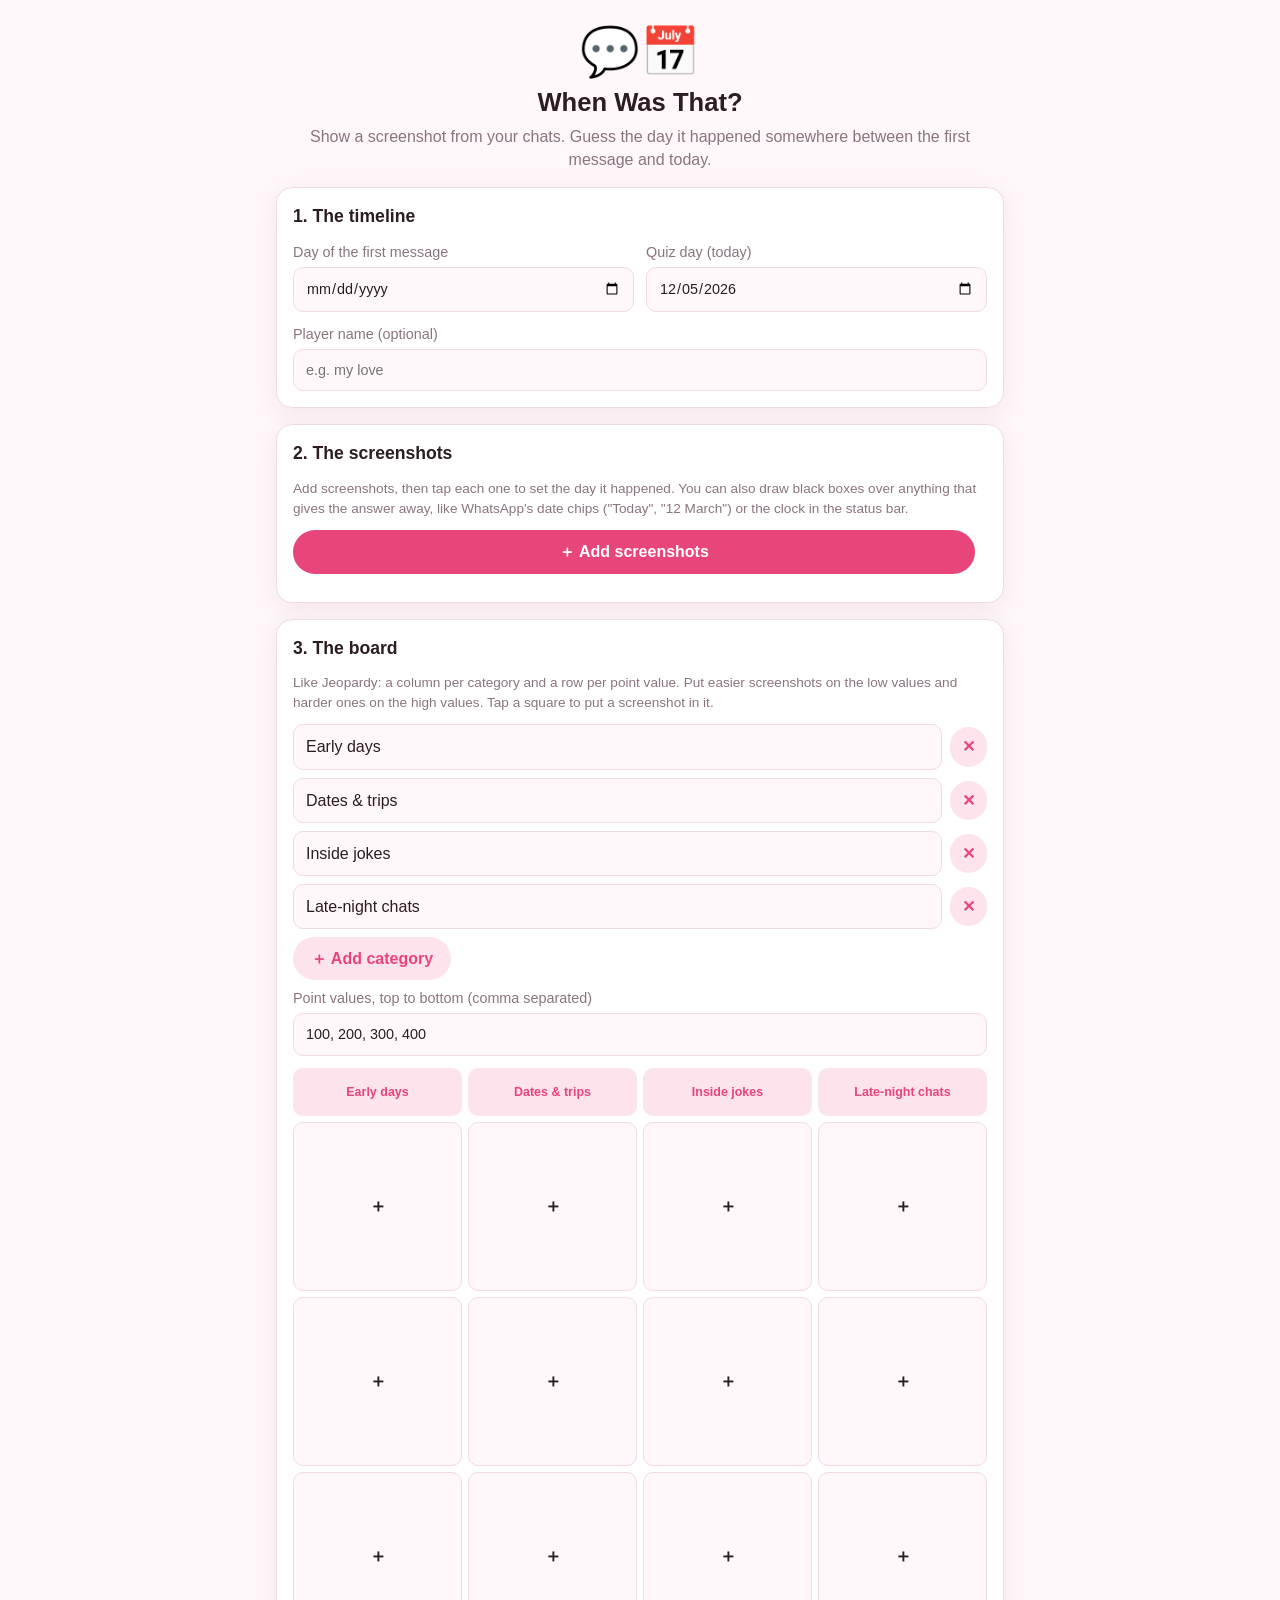
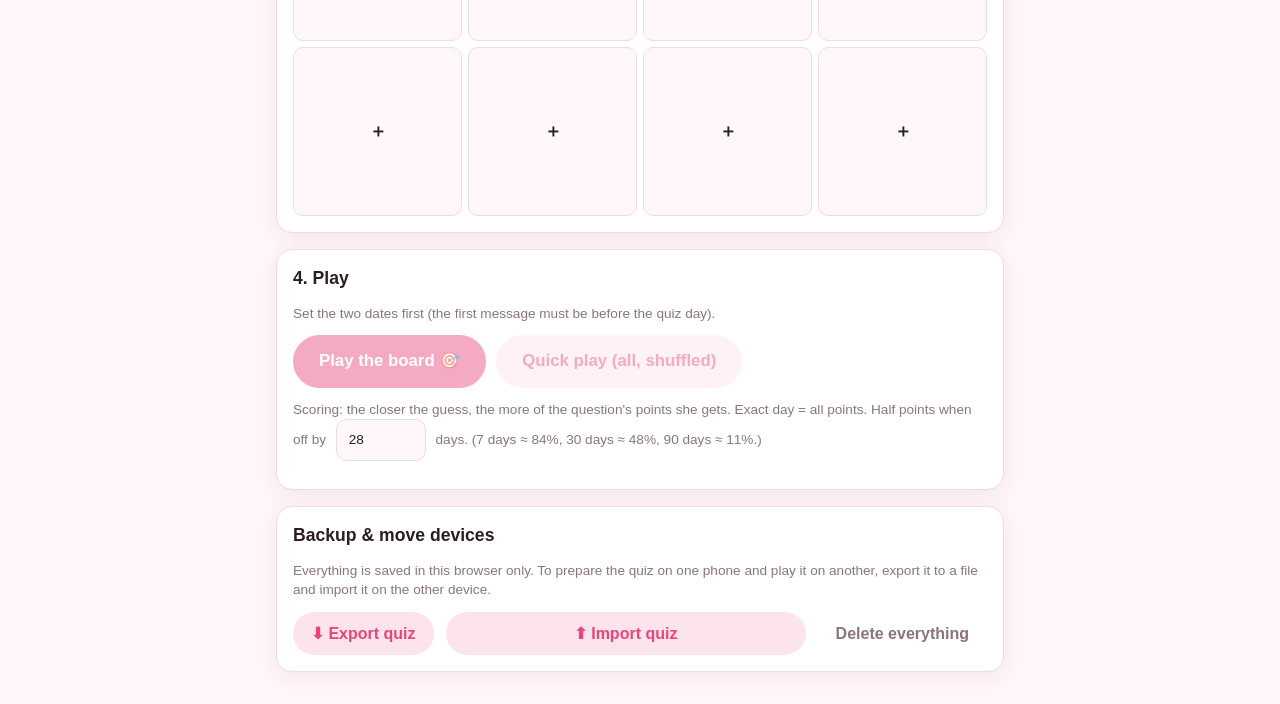
<file: chat-timeline-quiz/index.html>
<!doctype html>
<html lang="en">
<head>
<meta charset="utf-8">
<meta name="viewport" content="width=device-width, initial-scale=1, viewport-fit=cover">
<title>When Was That?</title>
<meta name="theme-color" content="#e8457a">
<style>
  :root {
    --bg: #fff7f9;
    --card: #ffffff;
    --ink: #2b1d23;
    --muted: #8a7480;
    --line: #f0dbe3;
    --accent: #e8457a;
    --accent-ink: #ffffff;
    --accent-soft: #fde3ec;
    --truth: #1fa463;
    --truth-soft: #d9f4e6;
    --warn: #c77700;
    --shadow: 0 6px 24px rgba(120, 30, 70, .08);
  }
  @media (prefers-color-scheme: dark) {
    :root {
      --bg: #1a1216;
      --card: #251a20;
      --ink: #f6e9ef;
      --muted: #b49aa7;
      --line: #3a2a32;
      --accent: #ff6b9a;
      --accent-ink: #1a1216;
      --accent-soft: #42222f;
      --truth: #3fd08a;
      --truth-soft: #18382a;
      --warn: #ffb547;
      --shadow: 0 6px 24px rgba(0, 0, 0, .35);
    }
  }
  * { box-sizing: border-box; }
  html, body { margin: 0; background: var(--bg); color: var(--ink); }
  body {
    font: 16px/1.45 -apple-system, BlinkMacSystemFont, "Segoe UI", Roboto, Helvetica, Arial, sans-serif;
    min-height: 100vh;
    padding: env(safe-area-inset-top) 0 env(safe-area-inset-bottom);
  }
  main { max-width: 760px; margin: 0 auto; padding: 16px; }
  h1 { font-size: 1.6rem; margin: 8px 0 4px; }
  h2 { font-size: 1.1rem; margin: 0 0 12px; }
  p { margin: 0 0 12px; }
  .muted { color: var(--muted); }
  .small { font-size: .85rem; }
  .card {
    background: var(--card); border: 1px solid var(--line); border-radius: 16px;
    padding: 16px; margin: 16px 0; box-shadow: var(--shadow);
  }
  .row { display: flex; gap: 12px; flex-wrap: wrap; align-items: center; }
  .row > label { flex: 1 1 200px; }
  label { display: block; font-size: .9rem; color: var(--muted); }
  input[type=date], input[type=text] {
    display: block; width: 100%; margin-top: 4px; padding: 10px 12px; font: inherit;
    color: var(--ink); background: var(--bg); border: 1px solid var(--line); border-radius: 10px;
  }
  button, .btn {
    font: inherit; font-weight: 600; border: 0; border-radius: 999px; padding: 10px 18px;
    background: var(--accent-soft); color: var(--accent); cursor: pointer;
    display: inline-flex; align-items: center; justify-content: center; gap: 6px;
    -webkit-tap-highlight-color: transparent; user-select: none;
  }
  button.primary, .btn.primary { background: var(--accent); color: var(--accent-ink); }
  button.ghost { background: transparent; color: var(--muted); }
  button:disabled { opacity: .45; cursor: default; }
  button.big { padding: 14px 26px; font-size: 1.05rem; }
  .hidden { display: none !important; }

  /* Screenshot grid */
  .grid { display: grid; grid-template-columns: repeat(auto-fill, minmax(110px, 1fr)); gap: 10px; }
  .thumb {
    position: relative; border-radius: 12px; overflow: hidden; border: 1px solid var(--line);
    background: var(--bg); cursor: pointer; aspect-ratio: 9 / 16; padding: 0;
  }
  .thumb img { width: 100%; height: 100%; object-fit: cover; display: block; }
  .thumb .tag {
    position: absolute; left: 6px; right: 6px; bottom: 6px; font-size: .75rem; font-weight: 600;
    background: rgba(0,0,0,.65); color: #fff; border-radius: 8px; padding: 3px 6px; text-align: center;
  }
  .thumb .tag.bad { background: var(--warn); color: #000; }
  .thumb .covers-badge {
    position: absolute; top: 6px; right: 6px; font-size: .7rem; background: rgba(0,0,0,.65);
    color: #fff; border-radius: 6px; padding: 2px 5px;
  }

  /* Image with covers */
  .shot { position: relative; display: inline-block; max-width: 100%; line-height: 0; }
  .shot img { max-width: 100%; max-height: 58vh; display: block; border-radius: 12px; }
  .cover {
    position: absolute; background: #111; border-radius: 4px;
    background-image: repeating-linear-gradient(45deg, #111 0 8px, #1d1d1d 8px 16px);
  }
  .shot-center { text-align: center; }

  /* Editor */
  .overlay {
    position: fixed; inset: 0; background: var(--bg); z-index: 10; overflow: auto;
    padding: env(safe-area-inset-top) 0 env(safe-area-inset-bottom);
  }
  .editor-canvas { touch-action: none; cursor: crosshair; }
  .editor-canvas img { max-height: 62vh; pointer-events: none; user-select: none; -webkit-user-drag: none; }
  .editor-canvas .cover { cursor: pointer; outline: 2px solid var(--accent); }
  .editor-canvas .cover.drawing { opacity: .6; pointer-events: none; }
  .zoom { position: fixed; inset: 0; z-index: 20; background: rgba(0,0,0,.92); display: flex;
    align-items: center; justify-content: center; padding: 12px; }
  .zoom .shot img { max-height: 92vh; }

  /* Timeline */
  .timeline-wrap { padding: 56px 18px 8px; }
  .track {
    position: relative; height: 44px; touch-action: none; cursor: pointer;
  }
  .track .bar {
    position: absolute; left: 0; right: 0; top: 18px; height: 8px; border-radius: 4px;
    background: linear-gradient(90deg, var(--accent-soft), var(--accent));
  }
  .tick { position: absolute; top: 14px; width: 1px; height: 16px; background: var(--muted); opacity: .5; }
  .tick-label {
    position: absolute; top: 34px; transform: translateX(-50%); font-size: .7rem; color: var(--muted);
    white-space: nowrap; pointer-events: none;
  }
  .pin { position: absolute; top: 0; transform: translateX(-50%); pointer-events: none; }
  .pin .dot {
    width: 26px; height: 26px; border-radius: 50%; margin-top: 9px; border: 3px solid var(--card);
    box-shadow: 0 2px 8px rgba(0,0,0,.25);
  }
  .pin .bubble {
    position: absolute; bottom: 40px; left: 50%; transform: translateX(-50%); white-space: nowrap;
    font-size: .85rem; font-weight: 700; padding: 4px 10px; border-radius: 999px;
    box-shadow: 0 2px 8px rgba(0,0,0,.15);
  }
  .pin.guess .dot { background: var(--accent); }
  .pin.guess .bubble { background: var(--accent); color: var(--accent-ink); }
  .pin.truth .dot { background: var(--truth); }
  .pin.truth .bubble { background: var(--truth); color: #fff; bottom: auto; top: 56px; }
  .timeline-wrap.revealed { padding-bottom: 40px; }
  .pin.mini .dot { width: 14px; height: 14px; margin-top: 15px; border-width: 2px; }
  .gap { position: absolute; top: 19px; height: 6px; background: repeating-linear-gradient(90deg, var(--ink) 0 4px, transparent 4px 8px); opacity: .5; }
  .ends { display: flex; justify-content: space-between; font-size: .8rem; color: var(--muted); margin-top: 22px; padding: 0 2px; }
  .ends b { color: var(--ink); }
  .nudge { display: flex; justify-content: center; gap: 8px; margin-top: 14px; flex-wrap: wrap; }
  .nudge button { padding: 8px 14px; }

  .result-banner { text-align: center; margin-top: 8px; }
  .result-banner .pts { font-size: 2.2rem; font-weight: 800; color: var(--accent); line-height: 1.1; }
  .topbar { display: flex; justify-content: space-between; align-items: center; gap: 8px; }
  .pill { background: var(--accent-soft); color: var(--accent); font-weight: 700; border-radius: 999px; padding: 4px 12px; font-size: .9rem; }

  .summary-list { list-style: none; padding: 0; margin: 0; }
  .summary-list li { display: flex; gap: 12px; align-items: center; padding: 10px 0; border-top: 1px solid var(--line); }
  .summary-list li:first-child { border-top: 0; }
  .summary-list img { width: 48px; height: 72px; object-fit: cover; border-radius: 8px; }
  .summary-list .grow { flex: 1; min-width: 0; }
  .summary-list .score { font-weight: 800; color: var(--accent); }
  .center { text-align: center; }
  .hero { font-size: 3rem; line-height: 1; margin: 12px 0 0; }
  .final-score { font-size: 3rem; font-weight: 800; color: var(--accent); }

  select {
    display: block; width: 100%; margin-top: 4px; padding: 10px 12px; font: inherit;
    color: var(--ink); background: var(--bg); border: 1px solid var(--line); border-radius: 10px;
  }
  input[type=number] {
    width: 90px; padding: 10px 12px; font: inherit; color: var(--ink); background: var(--bg);
    border: 1px solid var(--line); border-radius: 10px; margin: 0 6px;
  }
  .cat-row { display: flex; gap: 8px; align-items: center; margin-bottom: 8px; }
  .cat-row input { margin-top: 0; }
  .cat-row button { padding: 8px 12px; flex: none; }

  /* Board (used for both setup preview and gameplay) */
  .board { display: grid; gap: 6px; margin-top: 12px; }
  .board .head {
    font-size: .78rem; font-weight: 700; text-align: center; padding: 6px 2px; line-height: 1.2;
    display: flex; align-items: center; justify-content: center; overflow-wrap: anywhere; hyphens: auto;
    background: var(--accent-soft); color: var(--accent); border-radius: 10px; min-height: 48px;
  }
  .board .cell {
    position: relative; aspect-ratio: 1 / 1; border-radius: 10px; border: 1px solid var(--line);
    background: var(--bg); padding: 0; overflow: hidden; font-weight: 800; font-size: 1.1rem;
    color: var(--muted); display: flex; align-items: center; justify-content: center;
  }
  .board .cell img { position: absolute; inset: 0; width: 100%; height: 100%; object-fit: cover; opacity: .55; }
  .board .cell span { position: relative; text-shadow: 0 1px 3px var(--card); color: var(--ink); }
  .board .cell.warn { outline: 2px solid var(--warn); }
  .board.play .cell { background: var(--accent); color: var(--accent-ink); border: 0; font-size: 1.3rem; box-shadow: var(--shadow); }
  .board.play .cell.done { background: var(--line); color: var(--muted); box-shadow: none; flex-direction: column; font-size: .95rem; cursor: default; }
  .board.play .cell.done small { font-size: .7rem; font-weight: 600; }
  .board.play .cell.empty { background: transparent; border: 1px dashed var(--line); box-shadow: none; cursor: default; }
  .play-buttons { display: flex; gap: 10px; flex-wrap: wrap; }
</style>
</head>
<body>
<main>

  <!-- ============ SETUP ============ -->
  <section id="setup">
    <div class="center">
      <div class="hero">💬📅</div>
      <h1>When Was That?</h1>
      <p class="muted">Show a screenshot from your chats. Guess the day it happened somewhere between the first message and today.</p>
    </div>

    <div class="card">
      <h2>1. The timeline</h2>
      <div class="row">
        <label>Day of the first message
          <input type="date" id="startDate">
        </label>
        <label>Quiz day (today)
          <input type="date" id="endDate">
        </label>
      </div>
      <div class="row" style="margin-top:12px">
        <label>Player name (optional)
          <input type="text" id="playerName" placeholder="e.g. my love">
        </label>
      </div>
    </div>

    <div class="card">
      <h2>2. The screenshots</h2>
      <p class="muted small">Add screenshots, then tap each one to set the day it happened. You can also draw black boxes over anything that gives the answer away, like WhatsApp's date chips ("Today", "12 March") or the clock in the status bar.</p>
      <div class="row" style="margin-bottom:12px">
        <label class="btn primary">
          ＋ Add screenshots
          <input type="file" id="fileInput" accept="image/*" multiple class="hidden">
        </label>
        <span id="shotCount" class="muted small"></span>
      </div>
      <div class="grid" id="grid"></div>
    </div>

    <div class="card">
      <h2>3. The board</h2>
      <p class="muted small">Like Jeopardy: a column per category and a row per point value. Put easier screenshots on the low values and harder ones on the high values. Tap a square to put a screenshot in it.</p>
      <div id="catList"></div>
      <div class="row" style="margin-bottom:8px">
        <button id="addCatBtn">＋ Add category</button>
      </div>
      <label>Point values, top to bottom (comma separated)
        <input type="text" id="valuesInput" inputmode="numeric" placeholder="100, 200, 300, 400">
      </label>
      <div class="board" id="setupBoard"></div>
    </div>

    <div class="card">
      <h2>4. Play</h2>
      <p class="muted small" id="readyMsg"></p>
      <div class="play-buttons">
        <button class="primary big" id="boardStartBtn">Play the board 🎯</button>
        <button class="big" id="startBtn">Quick play (all, shuffled)</button>
      </div>
      <p class="muted small" style="margin-top:12px">
        Scoring: the closer the guess, the more of the question's points she gets. Exact day = all points.
        Half points when off by <input type="number" id="halfLife" min="1" max="365"> days.
        <span id="scoringExample"></span>
      </p>
    </div>

    <div class="card">
      <h2>Backup &amp; move devices</h2>
      <p class="muted small">Everything is saved in this browser only. To prepare the quiz on one phone and play it on another, export it to a file and import it on the other device.</p>
      <div class="row">
        <button id="exportBtn">⬇ Export quiz</button>
        <label class="btn">⬆ Import quiz
          <input type="file" id="importInput" accept="application/json,.json" class="hidden">
        </label>
        <button class="ghost" id="clearBtn">Delete everything</button>
      </div>
    </div>
  </section>

  <!-- ============ BOARD ============ -->
  <section id="board" class="hidden">
    <div class="topbar">
      <button class="ghost" id="boardQuitBtn">✕ Quit</button>
      <span class="pill" id="boardLeft"></span>
      <span class="pill" id="boardScore"></span>
    </div>
    <p class="center" style="margin:16px 0 0"><b id="boardPrompt">Pick a square!</b></p>
    <div class="board play" id="playBoard"></div>
    <div class="center" style="margin-top:20px">
      <button class="ghost" id="boardFinishBtn">Finish &amp; see results 🏁</button>
    </div>
  </section>

  <!-- ============ QUIZ ============ -->
  <section id="quiz" class="hidden">
    <div class="topbar">
      <button class="ghost" id="quitBtn">✕ Quit</button>
      <span class="pill" id="roundLabel"></span>
      <span class="pill" id="scoreLabel"></span>
    </div>

    <div class="card shot-center">
      <div class="shot" id="quizShot"></div>
      <p class="muted small" style="margin:8px 0 0">Tap the screenshot to zoom</p>
    </div>

    <div class="card">
      <p class="center" style="margin:0"><b id="prompt">When was this?</b></p>
      <div class="timeline-wrap">
        <div class="track" id="track">
          <div class="bar"></div>
        </div>
      </div>
      <div class="ends"><span>💬 <b id="startLabel"></b></span><span><b id="endLabel"></b> 🎂</span></div>

      <div class="nudge" id="nudge">
        <button data-d="-7">−1 week</button>
        <button data-d="-1">−1 day</button>
        <button data-d="1">+1 day</button>
        <button data-d="7">+1 week</button>
      </div>

      <div class="result-banner hidden" id="result">
        <div class="pts" id="resultPts"></div>
        <div id="resultText"></div>
      </div>

      <div class="center" style="margin-top:16px">
        <button class="primary big" id="lockBtn">Lock it in 🔒</button>
        <button class="primary big hidden" id="nextBtn">Next ▶</button>
      </div>
    </div>
  </section>

  <!-- ============ RESULTS ============ -->
  <section id="results" class="hidden">
    <div class="card center">
      <div class="hero" id="finalEmoji"></div>
      <h1 id="finalTitle"></h1>
      <div class="final-score" id="finalScore"></div>
      <p class="muted" id="finalSub"></p>
    </div>
    <div class="card">
      <h2>All the guesses</h2>
      <div class="timeline-wrap" style="padding-top:16px">
        <div class="track" id="summaryTrack"><div class="bar"></div></div>
      </div>
      <p class="muted small center" style="margin-top:26px">
        <span style="color:var(--accent)">●</span> guess &nbsp;
        <span style="color:var(--truth)">●</span> real day
      </p>
    </div>
    <div class="card">
      <ul class="summary-list" id="summaryList"></ul>
    </div>
    <div class="center">
      <button class="primary big" id="againBtn">Play again</button>
      <button class="ghost" id="backBtn">Back to setup</button>
    </div>
  </section>
</main>

<!-- ============ EDITOR ============ -->
<div class="overlay hidden" id="editor">
  <main>
    <div class="topbar">
      <button class="ghost" id="edCancel">Cancel</button>
      <b>Edit screenshot</b>
      <button class="primary" id="edSave">Save</button>
    </div>
    <div class="card">
      <label>The day this happened
        <input type="date" id="edDate">
      </label>
      <p class="muted small" id="edHint" style="margin:6px 0 0"></p>
      <label style="margin-top:12px">Board square
        <select id="edSlot"></select>
      </label>
    </div>
    <div class="card shot-center">
      <p class="muted small">Drag on the image to cover parts of it. Tap a box to remove it.</p>
      <div class="shot editor-canvas" id="edCanvas"></div>
      <div class="row" style="justify-content:center;margin-top:12px">
        <button id="edUndo">↶ Undo box</button>
        <button class="ghost" id="edDelete">🗑 Remove screenshot</button>
      </div>
    </div>
  </main>
</div>

<!-- ============ SLOT PICKER ============ -->
<div class="overlay hidden" id="picker">
  <main>
    <div class="topbar">
      <button class="ghost" id="pickCancel">Cancel</button>
      <b id="pickTitle"></b>
      <span style="width:70px"></span>
    </div>
    <div class="card">
      <div class="row" style="margin-bottom:12px">
        <label class="btn primary">＋ Upload a new one
          <input type="file" id="pickFile" accept="image/*" class="hidden">
        </label>
      </div>
      <p class="muted small">Or pick one you already added. If it's already on the board, it moves here.</p>
      <div class="grid" id="pickGrid"></div>
    </div>
  </main>
</div>

<div class="zoom hidden" id="zoom"></div>

<script>
(() => {
  'use strict';

  // ---------- Date helpers (all dates are whole days, stored as "YYYY-MM-DD") ----------
  const DAY = 86400000;
  const toDayNum = (iso) => {
    const [y, m, d] = iso.split('-').map(Number);
    return Math.round(Date.UTC(y, m - 1, d) / DAY);
  };
  const fromDayNum = (n) => new Date(n * DAY).toISOString().slice(0, 10);
  const fmt = (n, opts = { weekday: 'short', day: 'numeric', month: 'short', year: 'numeric' }) =>
    new Date(n * DAY).toLocaleDateString(undefined, { ...opts, timeZone: 'UTC' });
  const todayIso = () => {
    const d = new Date();
    return `${d.getFullYear()}-${String(d.getMonth() + 1).padStart(2, '0')}-${String(d.getDate()).padStart(2, '0')}`;
  };
  const isValidIso = (s) => typeof s === 'string' && /^\d{4}-\d{2}-\d{2}$/.test(s);

  // Phone screenshots and WhatsApp images often carry a date in the filename,
  // e.g. "Screenshot_20251103-221500.png" or "IMG-20251103-WA0001.jpg".
  const dateFromFilename = (name) => {
    const m = /(20\d{2})[-_.]?(0[1-9]|1[0-2])[-_.]?(0[1-9]|[12]\d|3[01])/.exec(name || '');
    return m ? `${m[1]}-${m[2]}-${m[3]}` : '';
  };

  // ---------- Scoring ----------
  // A guess earns a share of the question's value that halves every `halfLife` days off.
  const QUICK_PLAY_POINTS = 1000;
  const DEFAULT_HALF_LIFE = 28;
  const halfLife = () => (settings.halfLife > 0 ? settings.halfLife : DEFAULT_HALF_LIFE);
  const scoreFor = (daysOff, value) => Math.round(value * Math.pow(0.5, daysOff / halfLife()));
  const verdict = (daysOff) => {
    if (daysOff === 0) return 'Exact day! 🤯';
    if (daysOff <= 3) return 'So close! 😍';
    if (daysOff <= 14) return 'Really good 💖';
    if (daysOff <= 45) return 'Not bad 🙂';
    if (daysOff <= 100) return 'Hmm, a bit off 🤔';
    return 'Way off 😅';
  };

  // ---------- Storage (IndexedDB for images, localStorage for settings) ----------
  const DB_NAME = 'when-was-that';
  let dbPromise = null;
  const openDb = () => {
    if (dbPromise) return dbPromise;
    dbPromise = new Promise((resolve) => {
      try {
        const req = indexedDB.open(DB_NAME, 1);
        req.onupgradeneeded = () => req.result.createObjectStore('shots', { keyPath: 'id' });
        req.onsuccess = () => resolve(req.result);
        req.onerror = () => resolve(null);
      } catch (e) { resolve(null); }
    });
    return dbPromise;
  };
  const dbTx = async (mode, fn) => {
    const db = await openDb();
    if (!db) return null;
    return new Promise((resolve) => {
      try {
        const tx = db.transaction('shots', mode);
        const store = tx.objectStore('shots');
        const req = fn(store);
        tx.oncomplete = () => resolve(req ? req.result : null);
        tx.onerror = () => resolve(null);
      } catch (e) { resolve(null); }
    });
  };
  const dbPut = (shot) => dbTx('readwrite', (s) => s.put({ id: shot.id, blob: shot.blob, date: shot.date, covers: shot.covers, order: shot.order, slot: shot.slot || '' }));
  const dbDelete = (id) => dbTx('readwrite', (s) => s.delete(id));
  const dbClear = () => dbTx('readwrite', (s) => s.clear());
  const dbAll = () => dbTx('readonly', (s) => s.getAll());

  const SETTINGS_KEY = 'when-was-that:settings';
  const loadSettings = () => {
    try { return JSON.parse(localStorage.getItem(SETTINGS_KEY)) || {}; } catch (e) { return {}; }
  };
  const saveSettings = () => {
    try { localStorage.setItem(SETTINGS_KEY, JSON.stringify(settings)); } catch (e) { /* ignore */ }
  };

  // ---------- State ----------
  const $ = (id) => document.getElementById(id);
  let settings = loadSettings();
  let shots = []; // {id, blob, url, date, covers:[{x,y,w,h}], order}
  const uid = () => Math.random().toString(36).slice(2) + Date.now().toString(36);

  const startNum = () => toDayNum(settings.startDate);
  const endNum = () => toDayNum(settings.endDate);
  const rangeOk = () => isValidIso(settings.startDate) && isValidIso(settings.endDate) && endNum() > startNum();
  const shotOk = (s) => rangeOk() && isValidIso(s.date) && toDayNum(s.date) >= startNum() && toDayNum(s.date) <= endNum();

  // ---------- Board model ----------
  // settings.board = { categories: [{id, name}], values: [100, 200, ...] }
  // A screenshot sits in a square via shot.slot = "<categoryId>:<rowIndex>".
  // Squares whose category or row no longer exists are simply ignored.
  const DEFAULT_BOARD = () => ({
    categories: [
      { id: uid(), name: 'Early days' },
      { id: uid(), name: 'Dates & trips' },
      { id: uid(), name: 'Inside jokes' },
      { id: uid(), name: 'Late-night chats' },
    ],
    values: [100, 200, 300, 400],
  });
  const board = () => settings.board;
  const slotKey = (catId, row) => `${catId}:${row}`;
  const slotValid = (slot) => {
    if (!slot) return false;
    const [catId, row] = slot.split(':');
    return board().categories.some((c) => c.id === catId) && Number(row) < board().values.length;
  };
  const slotInfo = (slot) => {
    const [catId, row] = slot.split(':');
    return { cat: board().categories.find((c) => c.id === catId), value: board().values[Number(row)] };
  };
  const shotInSlot = (slot) => shots.find((s) => s.slot === slot);
  // Fill in defaults and drop anything malformed (old saves, imported files).
  const normalizeSettings = (raw) => {
    const r = raw && typeof raw === 'object' ? raw : {};
    const b = r.board && typeof r.board === 'object' ? r.board : null;
    const cats = b && Array.isArray(b.categories)
      ? b.categories.filter((c) => c && typeof c.id === 'string' && !c.id.includes(':'))
        .map((c) => ({ id: c.id, name: typeof c.name === 'string' ? c.name : '' }))
      : null;
    const vals = b && Array.isArray(b.values) ? b.values.map(Number).filter((n) => n > 0) : null;
    const def = DEFAULT_BOARD();
    return {
      startDate: isValidIso(r.startDate) ? r.startDate : '',
      endDate: isValidIso(r.endDate) ? r.endDate : todayIso(),
      playerName: typeof r.playerName === 'string' ? r.playerName : '',
      halfLife: Number(r.halfLife) > 0 ? Math.min(365, Math.round(Number(r.halfLife))) : DEFAULT_HALF_LIFE,
      board: { categories: cats || def.categories, values: vals && vals.length ? vals : def.values },
    };
  };
  const parseValues = (text) => text.split(/[^\d]+/).map(Number).filter((n) => n > 0).slice(0, 10);

  // ---------- Rendering a screenshot with its covers ----------
  const renderShot = (container, shot) => {
    container.innerHTML = '';
    const img = document.createElement('img');
    img.src = shot.url;
    img.alt = 'Chat screenshot';
    img.draggable = false;
    container.appendChild(img);
    for (const c of shot.covers || []) container.appendChild(coverEl(c));
    return img;
  };
  const coverEl = (c) => {
    const el = document.createElement('div');
    el.className = 'cover';
    el.style.left = c.x * 100 + '%';
    el.style.top = c.y * 100 + '%';
    el.style.width = c.w * 100 + '%';
    el.style.height = c.h * 100 + '%';
    return el;
  };

  // ---------- Setup screen ----------
  const renderSetup = () => {
    $('startDate').value = settings.startDate || '';
    $('endDate').value = settings.endDate || '';
    $('playerName').value = settings.playerName || '';

    const grid = $('grid');
    grid.innerHTML = '';
    shots.forEach((s) => {
      const b = document.createElement('button');
      b.className = 'thumb';
      b.type = 'button';
      const img = document.createElement('img');
      img.src = s.url; img.alt = '';
      b.appendChild(img);
      const tag = document.createElement('div');
      if (!isValidIso(s.date)) { tag.className = 'tag bad'; tag.textContent = 'Set date'; }
      else if (!shotOk(s)) { tag.className = 'tag bad'; tag.textContent = 'Out of range'; }
      else { tag.className = 'tag'; tag.textContent = fmt(toDayNum(s.date), { day: 'numeric', month: 'short', year: '2-digit' }); }
      b.appendChild(tag);
      if (s.covers && s.covers.length) {
        const badge = document.createElement('div');
        badge.className = 'covers-badge';
        badge.textContent = '■ ' + s.covers.length;
        b.appendChild(badge);
      }
      if (slotValid(s.slot)) {
        const badge = document.createElement('div');
        badge.className = 'covers-badge';
        badge.style.right = 'auto'; badge.style.left = '6px';
        badge.textContent = slotInfo(s.slot).value;
        b.appendChild(badge);
      }
      b.onclick = () => openEditor(s);
      grid.appendChild(b);
    });

    renderBoardSetup();

    const ready = shots.filter(shotOk).length;
    const onBoard = shots.filter((s) => slotValid(s.slot) && shotOk(s)).length;
    const squares = board().categories.length * board().values.length;
    $('shotCount').textContent = shots.length ? `${shots.length} screenshot${shots.length === 1 ? '' : 's'}` : '';
    let msg;
    if (!rangeOk()) msg = 'Set the two dates first (the first message must be before the quiz day).';
    else if (!shots.length) msg = 'Add at least one screenshot.';
    else {
      msg = `Board: ${onBoard} of ${squares} squares filled. Quick play: ${ready} of ${shots.length} screenshots ready.`;
      if (ready < shots.length) msg += ' Screenshots without a date inside the timeline are skipped.';
    }
    $('readyMsg').textContent = msg;
    $('startBtn').disabled = !ready;
    $('boardStartBtn').disabled = !onBoard;

    $('halfLife').value = halfLife();
    const ex = (d) => `${d} days ≈ ${Math.round(100 * Math.pow(0.5, d / halfLife()))}%`;
    $('scoringExample').textContent = `(${ex(7)}, ${ex(30)}, ${ex(90)}.)`;
  };

  const renderBoardSetup = () => {
    const list = $('catList');
    // Keep the category inputs while one has focus, so typing isn't interrupted.
    if (!list.contains(document.activeElement)) {
      list.innerHTML = '';
      board().categories.forEach((c) => {
        const row = document.createElement('div');
        row.className = 'cat-row';
        const input = document.createElement('input');
        input.type = 'text'; input.value = c.name; input.placeholder = 'Category name';
        input.addEventListener('input', () => { c.name = input.value; saveSettings(); drawSetupBoard(); });
        input.addEventListener('change', renderSetup);
        const del = document.createElement('button');
        del.textContent = '✕'; del.title = 'Remove category';
        del.onclick = () => {
          if (shots.some((s) => s.slot && s.slot.startsWith(c.id + ':')) &&
              !confirm(`Remove "${c.name}"? Its screenshots stay in your list but leave the board.`)) return;
          board().categories = board().categories.filter((x) => x !== c);
          saveSettings();
          renderSetup();
        };
        row.append(input, del);
        list.appendChild(row);
      });
    }
    if (document.activeElement !== $('valuesInput')) $('valuesInput').value = board().values.join(', ');
    drawSetupBoard();
  };

  const drawSetupBoard = () => {
    const el = $('setupBoard');
    const cats = board().categories;
    el.innerHTML = '';
    el.style.gridTemplateColumns = `repeat(${Math.max(1, cats.length)}, 1fr)`;
    cats.forEach((c) => {
      const h = document.createElement('div');
      h.className = 'head';
      h.textContent = c.name || '…';
      el.appendChild(h);
    });
    board().values.forEach((v, row) => {
      cats.forEach((c) => {
        const slot = slotKey(c.id, row);
        const shot = shotInSlot(slot);
        const cell = document.createElement('button');
        cell.type = 'button';
        cell.className = 'cell';
        if (shot) {
          const img = document.createElement('img');
          img.src = shot.url; img.alt = '';
          cell.appendChild(img);
          if (!shotOk(shot)) { cell.classList.add('warn'); cell.title = 'Needs a date inside the timeline'; }
        }
        const label = document.createElement('span');
        label.textContent = shot ? v : '＋';
        cell.appendChild(label);
        cell.onclick = () => (shot ? openEditor(shot) : openPicker(slot));
        el.appendChild(cell);
      });
    });
  };

  $('addCatBtn').onclick = () => {
    board().categories.push({ id: uid(), name: `Category ${board().categories.length + 1}` });
    saveSettings();
    renderSetup();
  };
  $('valuesInput').addEventListener('change', () => {
    const vals = parseValues($('valuesInput').value);
    if (vals.length) board().values = vals;
    saveSettings();
    $('valuesInput').blur();
    renderSetup();
  });
  $('halfLife').addEventListener('change', () => {
    const n = Math.round(Number($('halfLife').value));
    settings.halfLife = n > 0 ? Math.min(n, 365) : DEFAULT_HALF_LIFE;
    saveSettings();
    renderSetup();
  });

  // ---------- Picker: choose a screenshot for an empty square ----------
  let pickingSlot = null;
  const openPicker = (slot) => {
    pickingSlot = slot;
    const { cat, value } = slotInfo(slot);
    $('pickTitle').textContent = `${cat.name} · ${value}`;
    const grid = $('pickGrid');
    grid.innerHTML = '';
    // Screenshots not on the board yet come first.
    [...shots].sort((a, b) => slotValid(a.slot) - slotValid(b.slot)).forEach((s) => {
      const b = document.createElement('button');
      b.className = 'thumb'; b.type = 'button';
      const img = document.createElement('img');
      img.src = s.url; img.alt = '';
      b.appendChild(img);
      const tag = document.createElement('div');
      tag.className = 'tag';
      tag.textContent = slotValid(s.slot) ? `On board: ${slotInfo(s.slot).value}` : (isValidIso(s.date) ? fmt(toDayNum(s.date), { day: 'numeric', month: 'short', year: '2-digit' }) : 'No date');
      b.appendChild(tag);
      b.onclick = () => assignSlot(s, pickingSlot);
      grid.appendChild(b);
    });
    $('picker').classList.remove('hidden');
    $('picker').scrollTop = 0;
  };
  const closePicker = () => { $('picker').classList.add('hidden'); pickingSlot = null; };
  const assignSlot = async (shot, slot) => {
    const prev = shotInSlot(slot);
    if (prev && prev !== shot) { prev.slot = ''; await dbPut(prev); }
    shot.slot = slot;
    await dbPut(shot);
    closePicker();
    renderSetup();
  };
  $('pickCancel').onclick = closePicker;
  $('pickFile').addEventListener('change', async (e) => {
    const f = e.target.files[0];
    e.target.value = '';
    if (!f || !f.type.startsWith('image/')) return;
    const slot = pickingSlot;
    const order = shots.reduce((m, s) => Math.max(m, s.order || 0), 0) + 1;
    const shot = { id: uid(), blob: f, url: URL.createObjectURL(f), date: dateFromFilename(f.name), covers: [], order, slot };
    shots.push(shot);
    await dbPut(shot);
    closePicker();
    renderSetup();
    openEditor(shot); // a new screenshot always needs its date checked
  });

  const onSettingChange = () => {
    settings.startDate = $('startDate').value;
    settings.endDate = $('endDate').value;
    settings.playerName = $('playerName').value.trim();
    saveSettings();
    renderSetup();
  };
  ['startDate', 'endDate'].forEach((id) => $(id).addEventListener('change', onSettingChange));
  $('playerName').addEventListener('input', () => { settings.playerName = $('playerName').value.trim(); saveSettings(); });

  $('fileInput').addEventListener('change', async (e) => {
    const files = [...e.target.files];
    e.target.value = '';
    let order = shots.reduce((m, s) => Math.max(m, s.order || 0), 0);
    for (const f of files) {
      if (!f.type.startsWith('image/')) continue;
      const shot = { id: uid(), blob: f, url: URL.createObjectURL(f), date: dateFromFilename(f.name), covers: [], order: ++order };
      shots.push(shot);
      await dbPut(shot);
    }
    renderSetup();
  });

  // ---------- Editor ----------
  let editing = null;   // the shot being edited
  let draftCovers = [];
  const openEditor = (shot) => {
    editing = shot;
    draftCovers = (shot.covers || []).map((c) => ({ ...c }));
    $('edDate').value = shot.date || '';
    $('edDate').min = settings.startDate || '';
    $('edDate').max = settings.endDate || '';
    updateEdHint();
    fillSlotSelect();
    drawEditor();
    $('editor').classList.remove('hidden');
    $('editor').scrollTop = 0;
  };
  const closeEditor = () => { $('editor').classList.add('hidden'); editing = null; renderSetup(); };
  const updateEdHint = () => {
    const v = $('edDate').value;
    let hint = '';
    if (!v) hint = 'Pick the date the messages in the screenshot were sent.';
    else if (rangeOk() && (toDayNum(v) < startNum() || toDayNum(v) > endNum())) hint = '⚠️ This date is outside the timeline, so the screenshot will be skipped.';
    else if (rangeOk()) {
      const n = toDayNum(v) - startNum();
      hint = `Day ${n + 1} of your story (${fmt(toDayNum(v), { weekday: 'long' })}).`;
    }
    $('edHint').textContent = hint;
  };
  $('edDate').addEventListener('input', updateEdHint);

  const fillSlotSelect = () => {
    const sel = $('edSlot');
    sel.innerHTML = '';
    sel.add(new Option('Not on the board (quick play only)', ''));
    board().categories.forEach((c) => {
      const group = document.createElement('optgroup');
      group.label = c.name || 'Untitled';
      board().values.forEach((v, row) => {
        const slot = slotKey(c.id, row);
        const other = shotInSlot(slot);
        const taken = other && other !== editing ? ' (swap with the current one)' : '';
        group.appendChild(new Option(`${c.name} · ${v}${taken}`, slot));
      });
      sel.appendChild(group);
    });
    sel.value = slotValid(editing.slot) ? editing.slot : '';
  };

  const drawEditor = () => {
    const canvas = $('edCanvas');
    renderShot(canvas, { url: editing.url, covers: [] });
    draftCovers.forEach((c, i) => {
      const el = coverEl(c);
      el.addEventListener('pointerdown', (ev) => {
        ev.stopPropagation();
        draftCovers.splice(i, 1);
        drawEditor();
      });
      canvas.appendChild(el);
    });
  };

  // Drag to draw a cover box (coordinates stored as fractions of the image size).
  (() => {
    const canvas = $('edCanvas');
    let start = null, live = null;
    const pos = (ev) => {
      const r = canvas.getBoundingClientRect();
      return {
        x: Math.min(1, Math.max(0, (ev.clientX - r.left) / r.width)),
        y: Math.min(1, Math.max(0, (ev.clientY - r.top) / r.height)),
      };
    };
    const rectOf = (a, b) => ({ x: Math.min(a.x, b.x), y: Math.min(a.y, b.y), w: Math.abs(a.x - b.x), h: Math.abs(a.y - b.y) });
    canvas.addEventListener('pointerdown', (ev) => {
      start = pos(ev);
      canvas.setPointerCapture(ev.pointerId);
      live = coverEl({ ...start, w: 0, h: 0 });
      live.classList.add('drawing');
      canvas.appendChild(live);
    });
    canvas.addEventListener('pointermove', (ev) => {
      if (!start) return;
      const r = rectOf(start, pos(ev));
      Object.assign(live.style, { left: r.x * 100 + '%', top: r.y * 100 + '%', width: r.w * 100 + '%', height: r.h * 100 + '%' });
    });
    const finish = (ev) => {
      if (!start) return;
      const r = rectOf(start, pos(ev));
      start = null;
      if (r.w > 0.02 && r.h > 0.005) draftCovers.push(r);
      drawEditor();
    };
    canvas.addEventListener('pointerup', finish);
    canvas.addEventListener('pointercancel', () => { start = null; drawEditor(); });
  })();

  $('edUndo').onclick = () => { draftCovers.pop(); drawEditor(); };
  $('edCancel').onclick = closeEditor;
  $('edSave').onclick = async () => {
    editing.date = $('edDate').value;
    editing.covers = draftCovers;
    const slot = $('edSlot').value;
    const other = slot && shotInSlot(slot);
    if (other && other !== editing) {
      // Swap: the screenshot that was there takes this one's old square (or leaves the board).
      other.slot = slotValid(editing.slot) ? editing.slot : '';
      await dbPut(other);
    }
    editing.slot = slot;
    await dbPut(editing);
    closeEditor();
  };
  $('edDelete').onclick = async () => {
    if (!confirm('Remove this screenshot from the quiz?')) return;
    shots = shots.filter((s) => s !== editing);
    URL.revokeObjectURL(editing.url);
    await dbDelete(editing.id);
    closeEditor();
  };

  // ---------- Timeline (shared by quiz and results) ----------
  const fracOf = (n) => (n - startNum()) / (endNum() - startNum());

  const drawTicks = (track) => {
    track.querySelectorAll('.tick, .tick-label').forEach((el) => el.remove());
    const s = new Date(startNum() * DAY), total = endNum() - startNum();
    // A tick at the 1st of every month; label every month, or every 2nd/3rd on long ranges.
    const months = [];
    let y = s.getUTCFullYear(), m = s.getUTCMonth() + 1;
    for (;;) {
      if (m > 11) { m = 0; y++; }
      const n = Math.round(Date.UTC(y, m, 1) / DAY);
      if (n >= endNum()) break;
      months.push(n);
      m++;
    }
    const every = Math.max(1, Math.ceil(months.length / (track.clientWidth < 500 ? 6 : 12)));
    months.forEach((n, i) => {
      const left = ((n - startNum()) / total) * 100 + '%';
      const t = document.createElement('div');
      t.className = 'tick'; t.style.left = left;
      track.appendChild(t);
      if (i % every === 0) {
        const l = document.createElement('div');
        l.className = 'tick-label'; l.style.left = left;
        const d = new Date(n * DAY);
        l.textContent = d.getUTCMonth() === 0
          ? fmt(n, { month: 'short', year: '2-digit' })
          : fmt(n, { month: 'short' });
        track.appendChild(l);
      }
    });
  };

  const makePin = (cls, label) => {
    const p = document.createElement('div');
    p.className = 'pin ' + cls;
    p.innerHTML = '<div class="dot"></div>' + (label != null ? '<div class="bubble"></div>' : '');
    if (label != null) p.querySelector('.bubble').textContent = label;
    return p;
  };

  // ---------- Quiz ----------
  // game = { mode: 'quick' | 'board', rounds: [{shot, value, cat, guess, score, played}], i, locked }
  let game = null;
  let guessDay = 0;
  let guessPin = null;

  const shuffle = (a) => {
    for (let i = a.length - 1; i > 0; i--) {
      const j = Math.floor(Math.random() * (i + 1));
      [a[i], a[j]] = [a[j], a[i]];
    }
    return a;
  };

  const show = (id) => {
    ['setup', 'board', 'quiz', 'results'].forEach((s) => $(s).classList.toggle('hidden', s !== id));
    window.scrollTo(0, 0);
  };

  const setEndLabels = () => {
    $('startLabel').textContent = fmt(startNum(), { day: 'numeric', month: 'short', year: 'numeric' });
    $('endLabel').textContent = fmt(endNum(), { day: 'numeric', month: 'short', year: 'numeric' });
  };
  const newRound = (shot, value, cat = null) => ({ shot, value, cat, guess: null, score: 0, played: false });
  const totalScore = () => game.rounds.reduce((t, r) => t + r.score, 0);

  // Quick play: every dated screenshot, shuffled, each worth the same.
  const startGame = () => {
    const pool = shuffle(shots.filter(shotOk));
    if (!pool.length) return;
    game = { mode: 'quick', rounds: pool.map((shot) => newRound(shot, QUICK_PLAY_POINTS)), i: 0 };
    setEndLabels();
    show('quiz');
    showRound();
  };

  // Board: one round per filled square; the player picks the order.
  const startBoard = () => {
    const rounds = [];
    board().values.forEach((v, row) => board().categories.forEach((c) => {
      const shot = shotInSlot(slotKey(c.id, row));
      if (shot && shotOk(shot)) rounds.push({ ...newRound(shot, v, c), slot: slotKey(c.id, row) });
    }));
    if (!rounds.length) return;
    game = { mode: 'board', rounds, i: -1 };
    setEndLabels();
    showBoard();
  };

  const showBoard = () => {
    const el = $('playBoard');
    const cats = board().categories;
    el.innerHTML = '';
    el.style.gridTemplateColumns = `repeat(${Math.max(1, cats.length)}, 1fr)`;
    cats.forEach((c) => {
      const h = document.createElement('div');
      h.className = 'head';
      h.textContent = c.name;
      el.appendChild(h);
    });
    board().values.forEach((v, row) => cats.forEach((c) => {
      const idx = game.rounds.findIndex((r) => r.slot === slotKey(c.id, row));
      const r = game.rounds[idx];
      const cell = document.createElement('button');
      cell.type = 'button';
      cell.className = 'cell';
      if (!r) { cell.classList.add('empty'); cell.disabled = true; }
      else if (r.played) {
        cell.classList.add('done');
        cell.disabled = true;
        cell.innerHTML = '<span></span><small></small>';
        cell.querySelector('span').textContent = r.score;
        cell.querySelector('small').textContent = `of ${v}`;
      } else {
        cell.textContent = v;
        cell.onclick = () => { game.i = idx; show('quiz'); showRound(); };
      }
      el.appendChild(cell);
    }));
    const left = game.rounds.filter((r) => !r.played).length;
    $('boardLeft').textContent = `${left} left`;
    $('boardScore').textContent = `${totalScore().toLocaleString()} pts`;
    $('boardPrompt').textContent = settings.playerName ? `${settings.playerName}, pick a square!` : 'Pick a square!';
    $('boardFinishBtn').classList.toggle('hidden', !game.rounds.some((r) => r.played));
    show('board');
  };

  const showRound = () => {
    const r = game.rounds[game.i];
    game.locked = false;
    $('roundLabel').textContent = game.mode === 'board'
      ? `${r.cat.name} · ${r.value}`
      : `${game.i + 1} / ${game.rounds.length}`;
    updateScoreLabel();
    $('prompt').textContent = settings.playerName ? `${settings.playerName}, when was this?` : 'When was this?';
    renderShot($('quizShot'), r.shot);

    const track = $('track');
    track.querySelectorAll('.pin, .gap').forEach((el) => el.remove());
    track.parentElement.classList.remove('revealed');
    drawTicks(track);
    guessDay = Math.round((startNum() + endNum()) / 2);
    guessPin = makePin('guess', '');
    track.appendChild(guessPin);
    placeGuess();

    $('result').classList.add('hidden');
    $('nudge').classList.remove('hidden');
    $('lockBtn').classList.remove('hidden');
    $('nextBtn').classList.add('hidden');
  };

  const updateScoreLabel = () => {
    $('scoreLabel').textContent = `${totalScore().toLocaleString()} pts`;
  };

  const placeGuess = () => {
    guessDay = Math.min(endNum(), Math.max(startNum(), guessDay));
    guessPin.style.left = fracOf(guessDay) * 100 + '%';
    guessPin.querySelector('.bubble').textContent = fmt(guessDay);
    keepBubbleInside(guessPin);
  };

  // Stop date bubbles from spilling off the edges of narrow screens.
  const keepBubbleInside = (pin) => {
    const bubble = pin.querySelector('.bubble');
    if (!bubble) return;
    bubble.style.transform = 'translateX(-50%)';
    const br = bubble.getBoundingClientRect();
    const vw = document.documentElement.clientWidth;
    let shift = 0;
    if (br.left < 8) shift = 8 - br.left;
    else if (br.right > vw - 8) shift = vw - 8 - br.right;
    if (shift) bubble.style.transform = `translateX(calc(-50% + ${shift}px))`;
  };

  (() => {
    const track = $('track');
    let dragging = false;
    const setFromEvent = (ev) => {
      const r = track.getBoundingClientRect();
      const f = Math.min(1, Math.max(0, (ev.clientX - r.left) / r.width));
      guessDay = Math.round(startNum() + f * (endNum() - startNum()));
      placeGuess();
    };
    track.addEventListener('pointerdown', (ev) => {
      if (!game || game.locked) return;
      dragging = true;
      track.setPointerCapture(ev.pointerId);
      setFromEvent(ev);
    });
    track.addEventListener('pointermove', (ev) => { if (dragging) setFromEvent(ev); });
    track.addEventListener('pointerup', () => { dragging = false; });
    track.addEventListener('pointercancel', () => { dragging = false; });
  })();

  $('nudge').addEventListener('click', (ev) => {
    const d = Number(ev.target.dataset.d);
    if (!d || !game || game.locked) return;
    guessDay += d;
    placeGuess();
  });

  $('lockBtn').onclick = () => {
    const r = game.rounds[game.i];
    game.locked = true;
    const truth = toDayNum(r.shot.date);
    const off = Math.abs(truth - guessDay);
    r.guess = guessDay;
    r.score = scoreFor(off, r.value);
    r.played = true;
    updateScoreLabel();

    const track = $('track');
    const gap = document.createElement('div');
    gap.className = 'gap';
    gap.style.left = Math.min(fracOf(truth), fracOf(guessDay)) * 100 + '%';
    gap.style.width = Math.abs(fracOf(truth) - fracOf(guessDay)) * 100 + '%';
    track.insertBefore(gap, guessPin);
    track.parentElement.classList.add('revealed');
    const truthPin = makePin('truth', fmt(truth));
    truthPin.style.left = fracOf(truth) * 100 + '%';
    track.appendChild(truthPin);
    keepBubbleInside(truthPin);

    $('resultPts').textContent = game.mode === 'board' ? `+${r.score} of ${r.value}` : `+${r.score} pts`;
    $('resultText').textContent = off === 0
      ? verdict(off)
      : `${verdict(off)} · ${off} day${off === 1 ? '' : 's'} ${guessDay < truth ? 'too early' : 'too late'}`;
    $('result').classList.remove('hidden');
    $('nudge').classList.add('hidden');
    $('lockBtn').classList.add('hidden');
    const more = game.rounds.some((x) => !x.played);
    $('nextBtn').textContent = !more ? 'See results 🏁' : game.mode === 'board' ? 'Back to the board ▦' : 'Next ▶';
    $('nextBtn').classList.remove('hidden');
  };

  $('nextBtn').onclick = () => {
    if (!game.rounds.some((r) => !r.played)) showResults();
    else if (game.mode === 'board') showBoard();
    else { game.i++; showRound(); }
  };

  const quit = () => {
    if (confirm('Quit this game?')) { game = null; show('setup'); renderSetup(); }
  };
  $('quitBtn').onclick = quit;
  $('boardQuitBtn').onclick = quit;
  $('boardFinishBtn').onclick = () => {
    const left = game.rounds.filter((r) => !r.played).length;
    if (confirm(`Finish now and skip the ${left} remaining square${left === 1 ? '' : 's'}?`)) showResults();
  };

  // Tap to zoom
  $('quizShot').addEventListener('click', () => {
    const z = $('zoom');
    z.innerHTML = '<div class="shot"></div>';
    renderShot(z.firstChild, game.rounds[game.i].shot);
    z.classList.remove('hidden');
  });
  $('zoom').addEventListener('click', () => $('zoom').classList.add('hidden'));

  // ---------- Results ----------
  const showResults = () => {
    const rs = game.rounds.filter((r) => r.played);
    const total = totalScore();
    const max = rs.reduce((t, r) => t + r.value, 0);
    const offs = rs.map((r) => Math.abs(toDayNum(r.shot.date) - r.guess));
    const avgOff = offs.reduce((a, b) => a + b, 0) / offs.length;
    const exact = offs.filter((o) => o === 0).length;
    const pct = total / max;

    $('finalEmoji').textContent = pct > 0.8 ? '🏆💖' : pct > 0.6 ? '🥰' : pct > 0.4 ? '😊' : '🙈';
    $('finalTitle').textContent = pct > 0.8 ? 'You remember everything!' : pct > 0.6 ? 'Impressive memory!' : pct > 0.4 ? 'Pretty good!' : 'Time flies when you’re in love';
    $('finalScore').textContent = `${total.toLocaleString()} / ${max.toLocaleString()}`;
    $('finalSub').textContent = `Off by ${Math.round(avgOff)} day${Math.round(avgOff) === 1 ? '' : 's'} on average` +
      (exact ? ` · ${exact} exact day${exact === 1 ? '' : 's'}!` : '');

    const track = $('summaryTrack');
    track.querySelectorAll('.pin, .gap').forEach((el) => el.remove());
    show('results');
    drawTicks(track);
    rs.forEach((r) => {
      const truth = toDayNum(r.shot.date);
      const gap = document.createElement('div');
      gap.className = 'gap';
      gap.style.left = Math.min(fracOf(truth), fracOf(r.guess)) * 100 + '%';
      gap.style.width = Math.abs(fracOf(truth) - fracOf(r.guess)) * 100 + '%';
      track.appendChild(gap);
      const g = makePin('guess mini'); g.style.left = fracOf(r.guess) * 100 + '%'; track.appendChild(g);
      const t = makePin('truth mini'); t.style.left = fracOf(truth) * 100 + '%'; track.appendChild(t);
    });

    const list = $('summaryList');
    list.innerHTML = '';
    // Chronological order tells the story of the year.
    [...rs].sort((a, b) => toDayNum(a.shot.date) - toDayNum(b.shot.date)).forEach((r) => {
      const truth = toDayNum(r.shot.date);
      const off = Math.abs(truth - r.guess);
      const li = document.createElement('li');
      li.innerHTML = '<img alt=""><div class="grow"><b></b><div class="muted small"></div></div><div class="score"></div>';
      li.querySelector('img').src = r.shot.url;
      li.querySelector('b').textContent = fmt(truth);
      li.querySelector('.muted').textContent = off === 0 ? 'Guessed exactly 🎯' : `Guessed ${fmt(r.guess)} (${off} day${off === 1 ? '' : 's'} off)`;
      li.querySelector('.score').textContent = game.mode === 'board' ? `${r.score}/${r.value}` : r.score;
      if (r.cat) li.querySelector('b').textContent += ` · ${r.cat.name}`;
      list.appendChild(li);
    });
  };

  $('againBtn').onclick = () => (game && game.mode === 'board' ? startBoard() : startGame());
  $('backBtn').onclick = () => { game = null; show('setup'); renderSetup(); };
  $('startBtn').onclick = startGame;
  $('boardStartBtn').onclick = startBoard;

  // ---------- Export / import ----------
  const blobToDataUrl = (blob) => new Promise((resolve, reject) => {
    const fr = new FileReader();
    fr.onload = () => resolve(fr.result);
    fr.onerror = reject;
    fr.readAsDataURL(blob);
  });

  $('exportBtn').onclick = async () => {
    const data = {
      app: 'when-was-that', version: 1, settings,
      shots: await Promise.all(shots.map(async (s) => ({ date: s.date, covers: s.covers, slot: s.slot || '', image: await blobToDataUrl(s.blob) }))),
    };
    const blob = new Blob([JSON.stringify(data)], { type: 'application/json' });
    const a = document.createElement('a');
    a.href = URL.createObjectURL(blob);
    a.download = 'when-was-that-quiz.json';
    document.body.appendChild(a);
    a.click();
    setTimeout(() => { URL.revokeObjectURL(a.href); a.remove(); }, 1000);
  };

  $('importInput').addEventListener('change', async (e) => {
    const f = e.target.files[0];
    e.target.value = '';
    if (!f) return;
    try {
      const data = JSON.parse(await f.text());
      if (data.app !== 'when-was-that' || !Array.isArray(data.shots)) throw new Error('Not a quiz file');
      if (shots.length && !confirm('Replace the current quiz with the imported one?')) return;
      await clearAll();
      settings = normalizeSettings(data.settings);
      saveSettings();
      let order = 0;
      for (const s of data.shots) {
        if (typeof s.image !== 'string' || !s.image.startsWith('data:image/')) continue;
        const blob = await (await fetch(s.image)).blob();
        const covers = Array.isArray(s.covers)
          ? s.covers.filter((c) => [c.x, c.y, c.w, c.h].every((v) => typeof v === 'number' && v >= 0 && v <= 1))
          : [];
        const shot = { id: uid(), blob, url: URL.createObjectURL(blob), date: isValidIso(s.date) ? s.date : '', covers, order: ++order,
          slot: typeof s.slot === 'string' ? s.slot : '' };
        shots.push(shot);
        await dbPut(shot);
      }
      renderSetup();
    } catch (err) {
      alert('Could not import that file: ' + err.message);
    }
  });

  const clearAll = async () => {
    shots.forEach((s) => URL.revokeObjectURL(s.url));
    shots = [];
    await dbClear();
  };
  $('clearBtn').onclick = async () => {
    if (!confirm('Delete all screenshots and settings from this device?')) return;
    await clearAll();
    settings = normalizeSettings({});
    saveSettings();
    renderSetup();
  };

  // ---------- Boot ----------
  (async () => {
    settings = normalizeSettings(settings);
    saveSettings();
    const stored = (await dbAll()) || [];
    shots = stored
      .sort((a, b) => (a.order || 0) - (b.order || 0))
      .map((s) => ({ ...s, url: URL.createObjectURL(s.blob), covers: s.covers || [] }));
    renderSetup();
  })();
})();
</script>
</body>
</html>
</file>
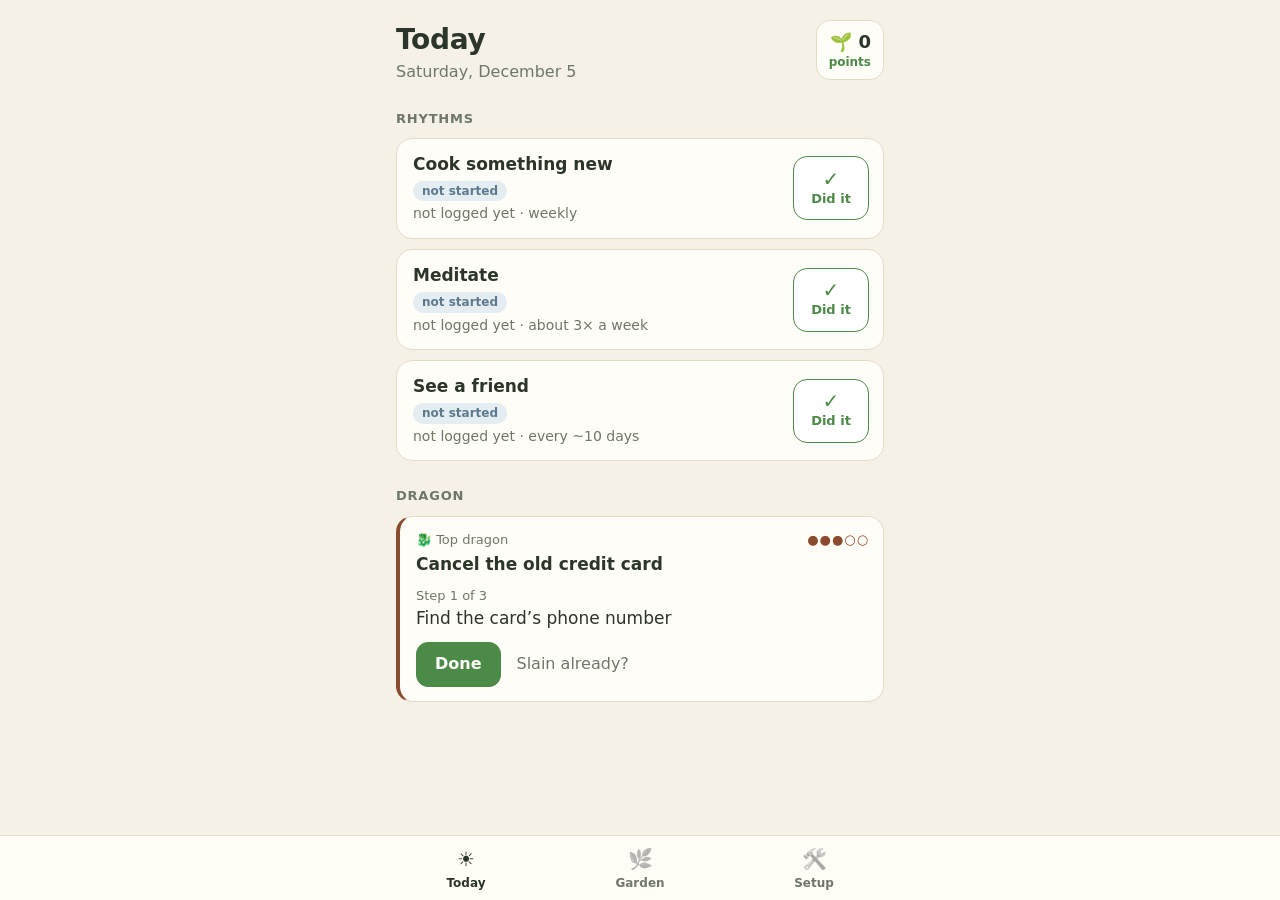
<file: habit-garden/index.html>
<!doctype html>
<html lang="en">
<head>
<meta charset="utf-8">
<meta name="viewport" content="width=device-width, initial-scale=1, viewport-fit=cover">
<meta name="robots" content="noindex, nofollow">
<meta name="theme-color" content="#f5f1e6">
<title>Habit Garden</title>
<link rel="icon" href="data:image/svg+xml,<svg xmlns=%22http://www.w3.org/2000/svg%22 viewBox=%220 0 100 100%22><text y=%22.9em%22 font-size=%2290%22>🌱</text></svg>">
<link rel="stylesheet" href="style.css">
</head>
<body>
<main id="view" class="view"></main>

<nav class="tabs" aria-label="Screens">
  <a href="#today" data-tab="today"><span aria-hidden="true">☀️</span>Today</a>
  <a href="#garden" data-tab="garden"><span aria-hidden="true">🌿</span>Garden</a>
  <a href="#setup" data-tab="setup"><span aria-hidden="true">🛠️</span>Setup</a>
</nav>

<div id="toast" class="toast" role="status" aria-live="polite" hidden></div>

<script src="js/util.js"></script>
<script src="js/storage.js"></script>
<script src="js/model.js"></script>
<script src="js/scoring.js"></script>
<script src="js/demo.js"></script>
<script src="js/seed.js"></script>
<script src="js/app.js"></script>
</body>
</html>
</file>
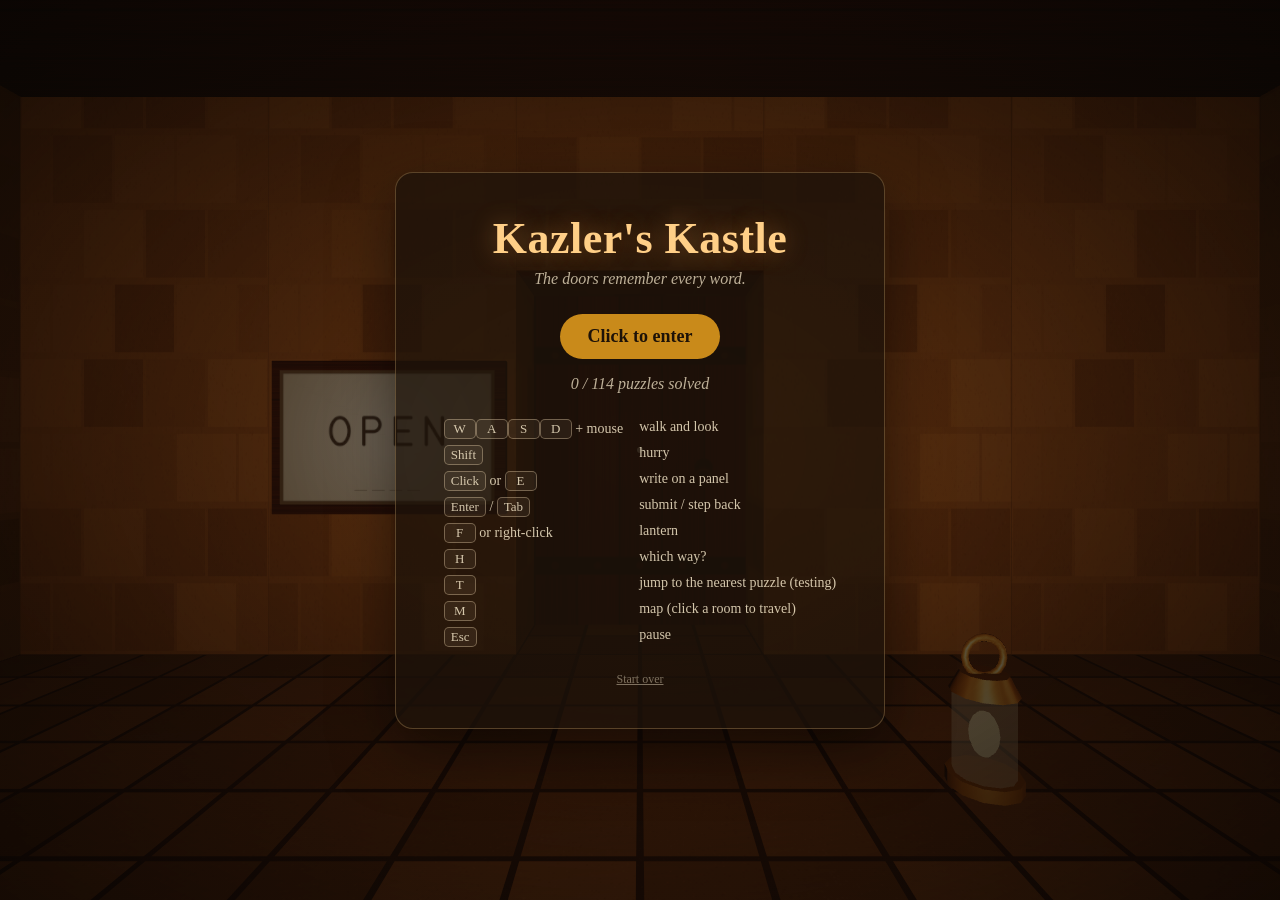
<file: kazlers-kastle/index.html>
<!doctype html>
<html lang="en">
<head>
<meta charset="utf-8">
<meta name="viewport" content="width=device-width, initial-scale=1">
<title>Kazler's Kastle</title>
<style>
  :root { --ink: #3a281b; --paper: #f4e6c8; --gold: #c98a1a; --glow: #ffcf87; }
  html, body { margin: 0; height: 100%; background: #120c08; overflow: hidden; font-family: Georgia, 'Times New Roman', serif; }
  canvas#game { display: block; width: 100vw; height: 100vh; }
  #crosshair { position: fixed; left: 50%; top: 50%; width: 6px; height: 6px; margin: -3px 0 0 -3px; border-radius: 50%;
    background: rgba(255, 240, 210, .75); box-shadow: 0 0 4px rgba(0,0,0,.6); pointer-events: none; transition: transform .12s, background .12s; }
  #crosshair.active { transform: scale(2.2); background: var(--glow); }
  #crosshair.writing { opacity: 0; }
  #vignette { position: fixed; inset: 0; pointer-events: none; opacity: 0; transition: opacity .25s;
    box-shadow: inset 0 0 140px 40px rgba(255, 248, 230, .45); }
  body.writing #vignette { opacity: 1; }
  #map { position: fixed; inset: 4vh 4vw; background: rgba(28, 18, 10, .94); border: 1px solid rgba(255,207,135,.3); border-radius: 16px; box-shadow: 0 20px 60px rgba(0,0,0,.6); }
  #map.hidden { display: none; }
  #map-canvas { position: absolute; inset: 0 0 34px 0; width: 100%; height: calc(100% - 34px); }
  .map-hint { position: absolute; bottom: 6px; left: 0; right: 0; margin: 0; text-align: center; color: #f4e6c8; opacity: .7; font-size: 13px; }
  #fade { position: fixed; inset: 0; pointer-events: none; opacity: 0; background: radial-gradient(ellipse at center, rgba(255, 236, 190, .9), rgba(255, 200, 120, .55)); }
  .screen { position: fixed; inset: 0; display: flex; align-items: center; justify-content: center;
    background: radial-gradient(ellipse at center, rgba(40,24,12,.55), rgba(10,6,3,.9)); color: var(--paper); cursor: pointer; }
  .screen.hidden { display: none; }
  .card { text-align: center; max-width: 520px; padding: 40px 48px; border-radius: 18px; background: rgba(28,18,10,.72);
    border: 1px solid rgba(255,207,135,.25); box-shadow: 0 20px 60px rgba(0,0,0,.5); }
  h1 { margin: 0 0 6px; font-size: 44px; letter-spacing: .5px; color: var(--glow); text-shadow: 0 0 24px rgba(255,170,80,.35); }
  .sub { margin: 0 0 26px; opacity: .75; font-style: italic; }
  .play { display: inline-block; padding: 12px 28px; border-radius: 999px; background: var(--gold); color: #1d1208; font-weight: bold; font-size: 18px; }
  .keys { margin: 26px auto 0; display: grid; grid-template-columns: auto auto; gap: 6px 16px; text-align: left; font-size: 14px; opacity: .85; width: max-content; }
  kbd { display: inline-block; min-width: 18px; padding: 1px 6px; border-radius: 5px; border: 1px solid rgba(255,230,190,.4); background: rgba(255,230,190,.08); font-family: inherit; font-size: 13px; text-align: center; }
  button.quiet { margin-top: 24px; background: none; border: none; color: var(--paper); opacity: .45; font-family: inherit; font-size: 12px; cursor: pointer; text-decoration: underline; }
  button.quiet:hover { opacity: .8; }
  #ending .card { cursor: default; }
  #ending button.play { border: none; cursor: pointer; font-family: inherit; }
  body:not(.ready) #overlay .play { opacity: .5; }
</style>
</head>
<body>
<canvas id="game"></canvas>
<div id="crosshair"></div>
<div id="vignette"></div>
<div id="fade"></div>
<div id="map" class="hidden"><canvas id="map-canvas"></canvas><p class="map-hint">Click a room to travel there · <kbd>M</kbd> to close</p></div>

<div id="overlay" class="screen">
  <div class="card">
    <h1>Kazler's Kastle</h1>
    <p class="sub">The doors remember every word.</p>
    <span class="play">Click to enter</span>
    <p id="count" class="sub" style="margin: 16px 0 0;"></p>
    <div class="keys">
      <span><kbd>W</kbd><kbd>A</kbd><kbd>S</kbd><kbd>D</kbd> + mouse</span><span>walk and look</span>
      <span><kbd>Shift</kbd></span><span>hurry</span>
      <span><kbd>Click</kbd> or <kbd>E</kbd></span><span>write on a panel</span>
      <span><kbd>Enter</kbd> / <kbd>Tab</kbd></span><span>submit / step back</span>
      <span><kbd>F</kbd> or right-click</span><span>lantern</span>
      <span><kbd>H</kbd></span><span>which way?</span>
      <span><kbd>T</kbd></span><span>jump to the nearest puzzle (testing)</span>
      <span><kbd>M</kbd></span><span>map (click a room to travel)</span>
      <span><kbd>Esc</kbd></span><span>pause</span>
    </div>
    <button id="reset" class="quiet">Start over</button>
  </div>
</div>

<div id="ending" class="screen hidden">
  <div class="card">
    <h1>Kazler's Kastle</h1>
    <p class="sub">Every lamp in this part of the castle is lit.<br>More of the castle is still asleep.</p>
    <button id="keep" class="play">Keep wandering</button>
  </div>
</div>

<div id="crash" class="screen hidden"><div class="card">
  <h1>The castle stumbled</h1>
  <p class="sub">The game hit an error while starting. Usually this is the browser holding on to old files after an update.<br><br>
  Try a hard refresh (<kbd>Cmd</kbd>+<kbd>Shift</kbd>+<kbd>R</kbd>), or open the page in a private window.</p>
  <p id="crash-msg" style="font-family: monospace; font-size: 12px; opacity: .7; text-align: left; white-space: pre-wrap;"></p>
</div></div>
<script>
  // Show start-up errors on screen instead of a silent blank page.
  (function () {
    const show = (msg) => {
      if (document.body.classList.contains('ready')) return;
      document.getElementById('crash').classList.remove('hidden');
      document.getElementById('overlay').classList.add('hidden');
      document.getElementById('crash-msg').textContent += msg + '\n';
    };
    window.addEventListener('error', (e) => show(e.message || ('Could not load ' + (e.target && (e.target.src || e.target.href)))), true);
    window.addEventListener('unhandledrejection', (e) => show(String(e.reason)));
    setTimeout(() => { if (!document.body.classList.contains('ready')) show('The game did not finish starting.'); }, 8000);
  })();
</script>
<script>
  // Load the game's own modules with a fresh version tag on every visit, so a browser can never
  // mix a cached old file with a new one after an update. Three.js itself never changes, so it stays cached.
  (function () {
    const v = Date.now();
    const imports = { three: './lib/three.module.min.js', 'three/addons/': './lib/addons/' };
    for (const m of ['main', 'rules', 'levels', 'draw', 'glyphs', 'props', 'audio']) imports[`./js/${m}.js`] = `./js/${m}.js?v=${v}`;
    const map = document.createElement('script');
    map.type = 'importmap';
    map.textContent = JSON.stringify({ imports });
    document.head.appendChild(map);
    const main = document.createElement('script');
    main.type = 'module';
    main.src = `./js/main.js?v=${v}`;
    document.body.appendChild(main);
  })();
</script>
</body>
</html>
</file>
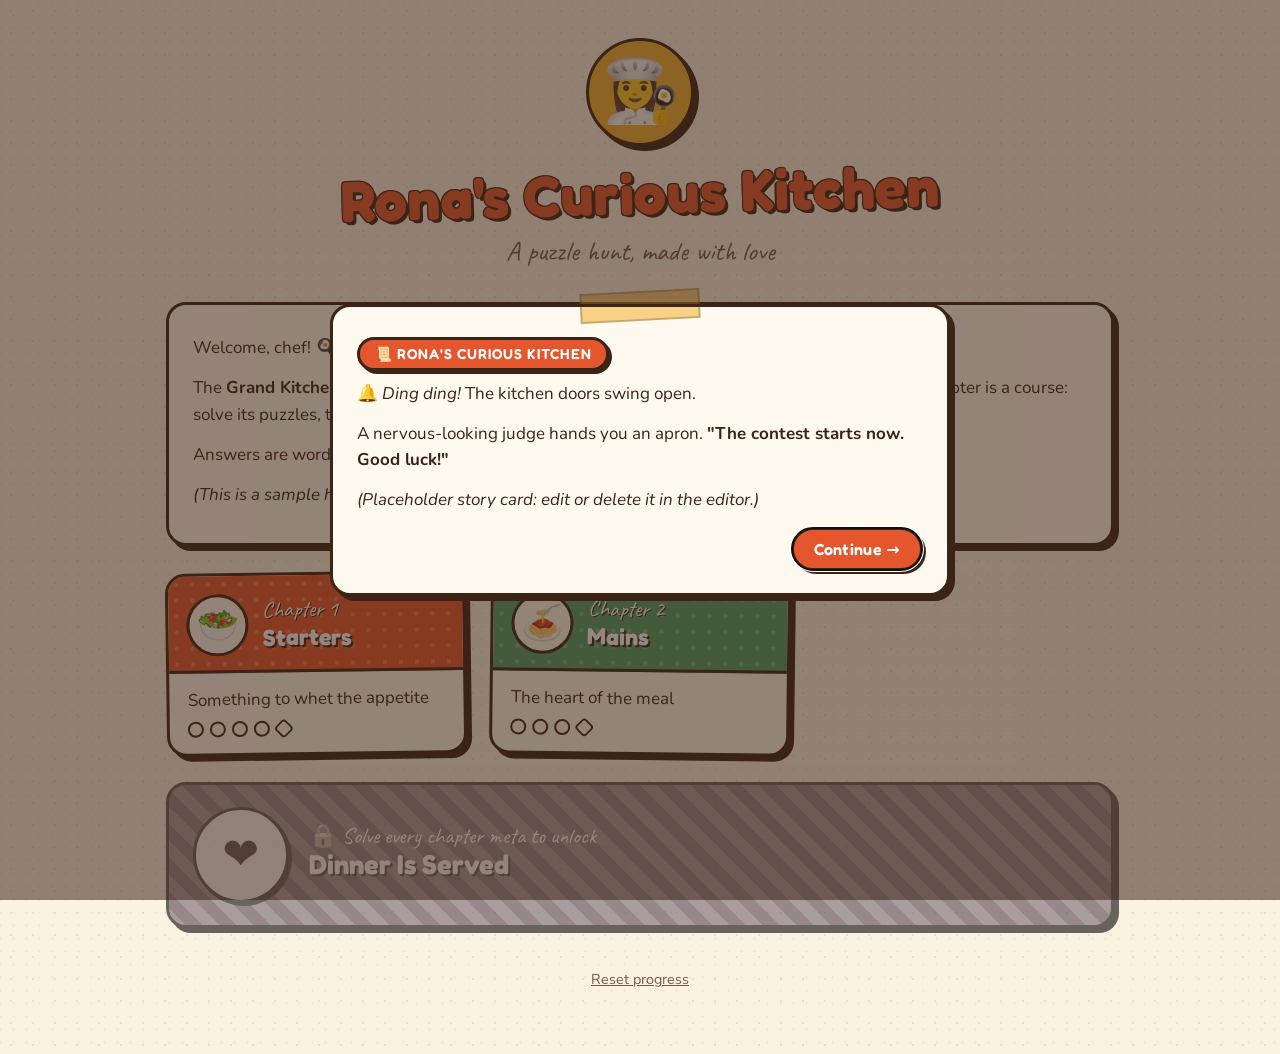
<file: puzzlehunt/index.html>
<!doctype html>
<html lang="en">
<head>
<meta charset="utf-8">
<meta name="viewport" content="width=device-width, initial-scale=1, viewport-fit=cover">
<title>Puzzle Hunt</title>
<meta name="theme-color" content="#fbf3e2">
<link rel="icon" href="data:image/svg+xml,<svg xmlns=%22http://www.w3.org/2000/svg%22 viewBox=%220 0 100 100%22><text y=%22.9em%22 font-size=%2290%22>🍳</text></svg>">
<link rel="stylesheet" href="style.css">
</head>
<body class="hunt-page">
<div id="app"></div>
<script src="core.js"></script>
<script src="widgets.js"></script>
<script src="player.js"></script>
<script src="hunt-data.js"></script>
<script>
  if (!window.HUNT) {
    document.getElementById('app').innerHTML = '<p style="padding:24px">No hunt found. Export <code>hunt-data.js</code> from the editor and put it next to this file.</p>';
  } else {
    HuntPlayer(document.getElementById('app'), window.HUNT, { storage: 'local', useHash: true });
  }
</script>
</body>
</html>
</file>
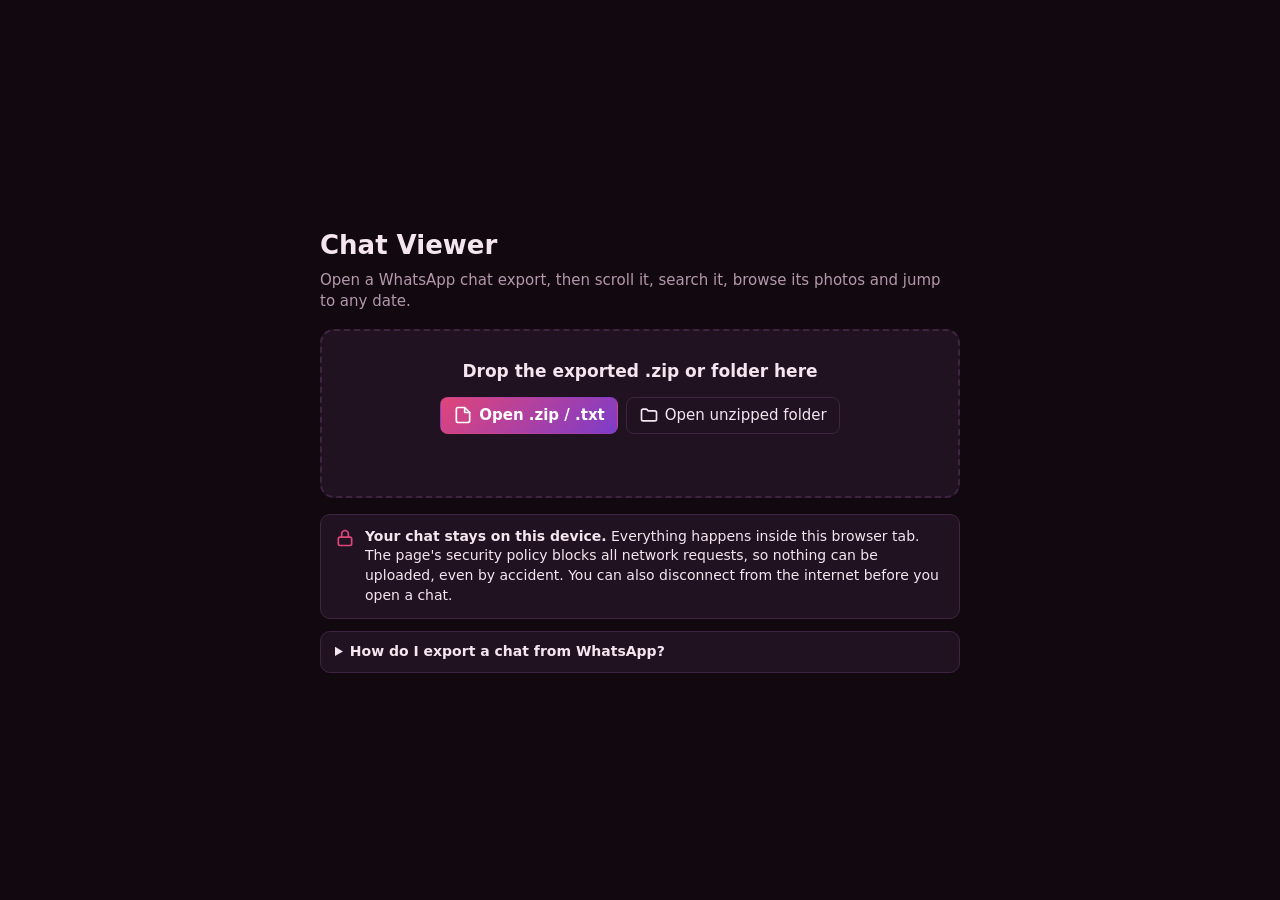
<file: whatsapp-viewer/index.html>
<!doctype html>
<html lang="en">
<head>
<meta charset="utf-8">
<meta name="viewport" content="width=device-width, initial-scale=1, viewport-fit=cover">
<!--
  Privacy: this policy forbids the page from making ANY network request.
  No fetch/XHR/WebSocket (connect-src 'none'), no remote images, media, fonts,
  scripts or styles. Media is shown only from local blob: URLs created from the
  files you open. Your chat never leaves this browser tab.
-->
<meta http-equiv="Content-Security-Policy" content="default-src 'none'; script-src 'unsafe-inline'; style-src 'unsafe-inline'; img-src blob: data:; media-src blob:; connect-src 'none'; font-src 'none'; object-src 'none'; frame-src 'none'; worker-src 'none'; manifest-src 'none'; base-uri 'none'; form-action 'none'">
<meta name="referrer" content="no-referrer">
<title>Chat Viewer</title>
<style>
:root {
  --bg: #f6eef3; --chat: #efe2ea; --panel: #ffffff; --header: #fbf5f9;
  --them: #ffffff; --me: #f5d0e0; --text: #2a1024; --muted: #7b5b72;
  --accent: #a3154f; --accent-ink: #ffffff; --accent2: #5b2a8c; --border: #e6d2df; --hover: rgb(70 0 45 / .06);
  --day: rgb(255 255 255 / .92); --sys: #f9e2ec; --mark: #ffc94d; --mark-ink: #2a1024;
  --shadow: 0 1px 1px rgb(70 0 45 / .13); --flash: rgb(163 21 79 / .25);
  --heat0: #efe2ea; --heat: 163 21 79; --gold: #c27a00;
  color-scheme: light;
}
/* Dark wine / plum is the default look (Settings → Theme can switch to light or follow the system). */
@media (prefers-color-scheme: dark) {
  :root[data-theme="auto"] {
    --bg: #120910; --chat: #170b16; --panel: #211221; --header: #1c0f1c;
    --them: #2d1a2d; --me: #5c1838; --text: #f4e5ef; --muted: #b497ac;
    --accent: #e0457a; --accent-ink: #ffffff; --accent2: #7d3cc8; --border: #3e2440; --hover: rgb(255 220 240 / .07);
    --day: rgb(45 26 45 / .94); --sys: #3b1d2c; --mark: #ffb547; --mark-ink: #1f0612;
    --shadow: 0 1px 2px rgb(0 0 0 / .55); --flash: rgb(224 69 122 / .32);
    --heat0: #2a1729; --heat: 224 69 122; --gold: #ffb547;
    color-scheme: dark;
  }
}
:root:not([data-theme]), :root[data-theme="dark"] {
  --bg: #120910; --chat: #170b16; --panel: #211221; --header: #1c0f1c;
  --them: #2d1a2d; --me: #5c1838; --text: #f4e5ef; --muted: #b497ac;
  --accent: #e0457a; --accent-ink: #ffffff; --accent2: #7d3cc8; --border: #3e2440; --hover: rgb(255 220 240 / .07);
  --day: rgb(45 26 45 / .94); --sys: #3b1d2c; --mark: #ffb547; --mark-ink: #1f0612;
  --shadow: 0 1px 2px rgb(0 0 0 / .55); --flash: rgb(224 69 122 / .32);
  --heat0: #2a1729; --heat: 224 69 122; --gold: #ffb547;
  color-scheme: dark;
}

* { box-sizing: border-box; }
:root { --grad: linear-gradient(135deg, var(--accent), var(--accent2)); }
.avatar, .btn.primary, .qhead, .seg button[aria-pressed="true"], .tabs button[aria-selected="true"] { background: var(--grad) !important; }
html, body { height: 100%; margin: 0; }
body {
  background: var(--bg); color: var(--text);
  font: 15px/1.42 system-ui, -apple-system, "Segoe UI", Roboto, "Noto Sans", "Noto Sans Hebrew", Arial, sans-serif;
  -webkit-text-size-adjust: 100%;
}
button, input, select { font: inherit; color: inherit; }
button { cursor: pointer; }
[hidden] { display: none !important; }
.icon { width: 20px; height: 20px; fill: none; stroke: currentColor; stroke-width: 2; stroke-linecap: round; stroke-linejoin: round; flex: none; }
.btn {
  display: inline-flex; align-items: center; gap: 6px; border: 1px solid var(--border);
  background: var(--panel); border-radius: 8px; padding: 7px 12px;
}
.btn:hover { background: var(--hover); }
.btn.primary { background: var(--accent); color: var(--accent-ink); border-color: transparent; font-weight: 600; }
.btn.primary:hover { filter: brightness(1.07); }
.ibtn { border: 0; background: none; padding: 8px; border-radius: 50%; display: inline-grid; place-items: center; color: var(--muted); }
.ibtn:hover, .ibtn[aria-pressed="true"] { background: var(--hover); color: var(--text); }
:focus-visible { outline: 2px solid var(--accent); outline-offset: 2px; }

/* ---------- landing ---------- */
#landing { min-height: 100%; display: grid; place-items: center; padding: 24px 16px; }
.land { max-width: 640px; width: 100%; }
.land h1 { font-size: 26px; margin: 0 0 6px; }
.land p { color: var(--muted); margin: 0 0 16px; }
.drop {
  border: 2px dashed var(--border); border-radius: 14px; background: var(--panel);
  padding: 28px 18px; text-align: center; transition: border-color .15s, background .15s;
}
.drop.over { border-color: var(--accent); background: var(--hover); }
.drop .big { font-size: 17px; font-weight: 600; margin-bottom: 14px; }
.drop .row-btns { display: flex; gap: 8px; justify-content: center; flex-wrap: wrap; }
.privacy {
  display: flex; gap: 10px; align-items: flex-start; margin-top: 16px; padding: 12px 14px;
  border-radius: 10px; background: var(--panel); border: 1px solid var(--border); font-size: 14px;
}
.privacy .icon { color: var(--accent); margin-top: 1px; }
details.how { margin-top: 12px; background: var(--panel); border: 1px solid var(--border); border-radius: 10px; padding: 10px 14px; font-size: 14px; }
details.how summary { cursor: pointer; font-weight: 600; }
details.how ol { margin: 8px 0 4px; padding-left: 20px; }
#loadMsg { margin-top: 14px; min-height: 1.4em; font-size: 14px; color: var(--muted); }
#loadMsg.err { color: #ff6b6b; }

/* ---------- app shell ---------- */
#app { display: grid; grid-template-rows: auto minmax(0, 1fr); grid-template-columns: minmax(0, 1fr); height: 100vh; height: 100dvh; }
header.top {
  display: flex; align-items: center; gap: 6px; padding: 6px 8px 6px 14px;
  background: var(--header); border-bottom: 1px solid var(--border); min-width: 0;
  padding-top: max(6px, env(safe-area-inset-top));
}
.avatar {
  width: 38px; height: 38px; border-radius: 50%; background: var(--accent); color: var(--accent-ink);
  display: grid; place-items: center; font-weight: 700; flex: none;
}
.ttl { flex: 1; min-width: 0; }
.ttl b { display: block; white-space: nowrap; overflow: hidden; text-overflow: ellipsis; }
.ttl small { display: block; color: var(--muted); font-size: 12.5px; white-space: nowrap; overflow: hidden; text-overflow: ellipsis; }
#main { display: flex; min-height: 0; }
#chatWrap { position: relative; flex: 1; min-width: 0; background: var(--chat); }
#scroller {
  position: absolute; inset: 0; overflow-y: auto; overflow-x: hidden; overflow-anchor: none;
  scrollbar-width: none; overscroll-behavior: contain;
}
#scroller::-webkit-scrollbar { display: none; }
#list { max-width: 920px; margin: 0 auto; padding: 10px 40px 28px 16px; }

/* ---------- messages ---------- */
.row { padding: 0; }
.day { text-align: center; margin: 16px 0 8px; }
.day span {
  display: inline-block; background: var(--day); color: var(--muted); padding: 4px 11px;
  border-radius: 8px; font-size: 12.5px; box-shadow: var(--shadow);
}
.sys {
  margin: 8px auto; max-width: 520px; width: fit-content; text-align: center; font-size: 13px;
  background: var(--sys); padding: 5px 11px; border-radius: 8px; box-shadow: var(--shadow); color: var(--muted);
  white-space: pre-wrap; overflow-wrap: anywhere;
}
.msg {
  position: relative; width: fit-content; max-width: min(78%, 580px); min-width: 64px;
  margin-top: 7px; padding: 5px 8px 6px 9px; border-radius: 10px; box-shadow: var(--shadow);
  overflow-wrap: anywhere;
}
.msg.cont { margin-top: 2px; }
.msg.them { background: var(--them); }
.msg.me { background: var(--me); margin-left: auto; }
.msg.them:not(.cont) { border-top-left-radius: 2px; }
.msg.me:not(.cont) { border-top-right-radius: 2px; }
.who { font-size: 13px; font-weight: 600; margin-bottom: 1px; }
.text { white-space: pre-wrap; }
.text a { color: var(--accent); }
.text code { font-family: ui-monospace, Menlo, Consolas, monospace; font-size: 13.5px; }
.note { font-style: italic; color: var(--muted); font-size: 13.5px; }
.time {
  float: right; float: inline-end; position: relative; top: 7px; margin-inline-start: 10px;
  font-size: 11px; line-height: 1; color: var(--muted); user-select: none; white-space: nowrap;
  direction: ltr; unicode-bidi: isolate; font-style: normal;
}
.text:dir(rtl) > .time { margin-left: 0; margin-right: 10px; }
.msg::after { content: ""; display: block; clear: both; }
mark { background: var(--mark); color: var(--mark-ink); border-radius: 2px; padding: 0 1px; }
.msg.flash, .sys.flash { animation: flash 1.8s ease-out; }
@keyframes flash { 0%, 35% { box-shadow: 0 0 0 4px var(--flash), var(--shadow); } 100% { box-shadow: 0 0 0 0 transparent, var(--shadow); } }

.media {
  position: relative; display: block; width: 280px; height: 280px; max-width: 100%;
  margin: 0 0 4px; padding: 0; border: 0; border-radius: 7px; overflow: hidden; background: var(--hover);
}
.media img, .media video { width: 100%; height: 100%; object-fit: cover; display: block; border: 0; }
.media.vid video { object-fit: contain; background: #000; }
.media .lbl {
  position: absolute; inset: 0; display: grid; place-items: center; padding: 12px; text-align: center;
  font-size: 12px; color: var(--muted); overflow-wrap: anywhere; z-index: -1;
}
.media.broken img { visibility: hidden; }
.media.broken .lbl { z-index: 0; }
.expand {
  position: absolute; top: 6px; right: 6px; border: 0; border-radius: 6px; padding: 3px 6px;
  background: rgb(0 0 0 / .55); color: #fff; font-size: 14px; line-height: 1;
}
.msg.solo { padding: 3px; }
.msg.solo .media { margin: 0; }
.msg.solo .time {
  position: absolute; top: auto; bottom: 8px; right: 9px; float: none; color: #fff;
  background: rgb(0 0 0 / .45); padding: 3px 5px; border-radius: 6px;
}
.msg.solo:has(video) .time { bottom: auto; top: 8px; right: auto; left: 9px; }
.msg.sticker { background: none; box-shadow: none; padding: 0; }
.msg.sticker .time { position: static; float: none; display: block; text-align: end; margin-top: 2px; }
.sticker-img { width: 150px; height: 150px; object-fit: contain; display: block; }
audio.aud { display: block; width: 270px; max-width: 100%; height: 40px; margin: 2px 0 4px; }
.doc {
  display: flex; align-items: center; gap: 10px; width: 270px; max-width: 100%; text-align: start;
  background: var(--hover); border: 0; border-radius: 7px; padding: 10px; margin: 0 0 4px;
}
.doc .ic { font-size: 22px; }
.doc .dn { min-width: 0; overflow-wrap: anywhere; font-size: 13.5px; }
.doc small { display: block; color: var(--muted); font-size: 12px; }
.missing { font-size: 13px; color: var(--muted); background: var(--hover); border-radius: 7px; padding: 8px 10px; margin-bottom: 4px; overflow-wrap: anywhere; }

/* ---------- floating bits ---------- */
#dateChip {
  position: absolute; top: 10px; left: 50%; transform: translateX(-50%); z-index: 4; pointer-events: none;
  background: var(--day); color: var(--muted); font-size: 12.5px; padding: 4px 11px; border-radius: 8px;
  box-shadow: var(--shadow); opacity: 0; transition: opacity .25s; white-space: nowrap;
}
#dateChip.on { opacity: 1; }
#toEnd {
  position: absolute; right: 44px; bottom: 18px; z-index: 4; width: 42px; height: 42px; border-radius: 50%;
  border: 0; background: var(--panel); color: var(--muted); box-shadow: 0 2px 6px rgb(0 0 0 / .25);
  display: grid; place-items: center;
}
#scrub { position: absolute; top: 10px; bottom: 10px; right: 0; width: 34px; z-index: 5; touch-action: none; cursor: grab; }
#scrub::before { content: ""; position: absolute; top: 0; bottom: 0; right: 14px; width: 3px; border-radius: 2px; background: var(--border); }
#scrubThumb {
  position: absolute; right: 8px; width: 15px; height: 26px; border-radius: 8px; background: var(--accent);
  box-shadow: 0 1px 3px rgb(0 0 0 / .3); pointer-events: none;
}
.tick { position: absolute; right: 13px; width: 5px; height: 1px; background: var(--muted); opacity: .55; pointer-events: none; }
.tick span {
  position: absolute; right: 12px; top: -8px; font-size: 11px; color: var(--muted); white-space: nowrap;
  background: var(--day); padding: 0 5px; border-radius: 4px; opacity: 0; transition: opacity .15s;
}
#scrub:hover .tick span, #scrub.drag .tick span { opacity: 1; }
#scrubTip {
  position: absolute; right: 38px; transform: translateY(-50%); background: var(--accent); color: var(--accent-ink);
  padding: 4px 9px; border-radius: 7px; font-size: 13px; font-weight: 600; white-space: nowrap; pointer-events: none;
}

/* ---------- side panel ---------- */
#panel {
  width: 400px; flex: none; display: flex; flex-direction: column; min-height: 0;
  background: var(--panel); border-left: 1px solid var(--border);
}
.ph { display: flex; align-items: center; gap: 6px; padding: 8px 8px 8px 14px; border-bottom: 1px solid var(--border); }
.ph h2 { font-size: 16px; margin: 0; flex: 1; }
.pbody { flex: 1; overflow-y: auto; min-height: 0; }
.sect { display: flex; flex-direction: column; min-height: 0; flex: 1; }
.searchbar { display: flex; gap: 6px; padding: 10px 12px 6px; }
.searchbar input {
  flex: 1; min-width: 0; padding: 8px 11px; border-radius: 8px; border: 1px solid var(--border); background: var(--bg);
}
.qopts { display: flex; align-items: center; gap: 6px; padding: 0 12px 8px; border-bottom: 1px solid var(--border); flex-wrap: wrap; }
.qopts select, .field select, .field input {
  padding: 6px 8px; border-radius: 7px; border: 1px solid var(--border); background: var(--bg); max-width: 100%;
}
#qCount { flex: 1; font-size: 13px; color: var(--muted); min-width: 80px; }
.res { display: block; width: 100%; text-align: start; border: 0; background: none; padding: 9px 14px; border-bottom: 1px solid var(--border); }
.res:hover, .res.cur { background: var(--hover); }
.res .rh { display: flex; justify-content: space-between; gap: 8px; font-size: 12.5px; color: var(--muted); margin-bottom: 2px; }
.res .rh b { color: var(--text); font-weight: 600; overflow: hidden; text-overflow: ellipsis; white-space: nowrap; }
.res .rt { font-size: 14px; overflow-wrap: anywhere; display: -webkit-box; -webkit-line-clamp: 3; -webkit-box-orient: vertical; overflow: hidden; }
.more { display: block; margin: 12px auto; }
.empty { padding: 24px 16px; text-align: center; color: var(--muted); font-size: 14px; }
/* stars */
.star {
  position: absolute; top: 1px; width: 30px; height: 30px; padding: 0; border: 0; border-radius: 50%;
  background: none; color: var(--muted); display: grid; place-items: center; opacity: 0; transition: opacity .12s;
}
.star .icon { width: 18px; height: 18px; }
.msg.them .star { left: calc(100% + 3px); }
.msg.me .star { right: calc(100% + 3px); }
.msg:hover .star, .msg.sel .star, .star:focus-visible { opacity: .7; }
.star:hover { opacity: 1; background: var(--hover); }
.msg.starred .star { opacity: 1; color: var(--gold); }
.msg.starred .star .icon, .unstar .icon { fill: currentColor; }
@media (hover: none) {
  .msg:hover .star { opacity: 0; }
  .msg.sel .star { opacity: .85; }
  .msg.starred .star { opacity: 1; }
}
.hbtn { position: relative; }
.badge {
  position: absolute; top: 1px; right: 0; min-width: 17px; height: 17px; padding: 0 4px; border-radius: 9px;
  background: var(--gold); color: #1f0612; font-size: 10.5px; font-weight: 700; line-height: 17px; text-align: center;
}
.grow { flex: 1; font-size: 13px; color: var(--muted); }
.res.st { display: flex; gap: 10px; align-items: flex-start; cursor: pointer; }
.res.st .stm { flex: 1; min-width: 0; }
.sthumb { width: 46px; height: 46px; object-fit: cover; border-radius: 5px; background: var(--hover); flex: none; }
.unstar { color: var(--gold); padding: 6px; margin: -4px -6px 0 0; }
.stfoot { display: flex; gap: 8px; padding: 10px 12px; border-top: 1px solid var(--border); flex-wrap: wrap; }
.stfoot .btn { font-size: 13.5px; padding: 6px 10px; }
.tabs { display: flex; gap: 4px; padding: 8px 10px; border-bottom: 1px solid var(--border); overflow-x: auto; }
.tabs button { border: 0; background: none; padding: 6px 11px; border-radius: 16px; color: var(--muted); white-space: nowrap; }
.tabs button[aria-selected="true"] { background: var(--accent); color: var(--accent-ink); font-weight: 600; }
.ghead { padding: 12px 12px 6px; font-size: 13px; font-weight: 600; color: var(--muted); position: sticky; top: 0; background: var(--panel); z-index: 1; }
.grid { display: grid; grid-template-columns: repeat(3, 1fr); gap: 3px; padding: 0 10px; }
.tile { position: relative; aspect-ratio: 1; border: 0; padding: 0; background: var(--hover); overflow: hidden; border-radius: 3px; }
.tile img, .tile video { width: 100%; height: 100%; object-fit: cover; display: block; pointer-events: none; }
.tile .play { position: absolute; inset: 0; display: grid; place-items: center; color: #fff; font-size: 26px; text-shadow: 0 1px 4px rgb(0 0 0 / .7); pointer-events: none; }
.tile.broken::after { content: attr(data-label); position: absolute; inset: 0; display: grid; place-items: center; font-size: 10px; color: var(--muted); padding: 4px; overflow-wrap: anywhere; }
.li { display: flex; gap: 10px; align-items: center; width: 100%; text-align: start; border: 0; background: none; padding: 9px 14px; border-bottom: 1px solid var(--border); }
.li:hover { background: var(--hover); }
.li .lt { flex: 1; min-width: 0; overflow-wrap: anywhere; font-size: 14px; }
.li small { display: block; color: var(--muted); font-size: 12px; }
.cal-top { padding: 12px 14px; border-bottom: 1px solid var(--border); display: grid; gap: 10px; }
.field { display: flex; align-items: center; gap: 8px; flex-wrap: wrap; }
.field label { font-size: 14px; color: var(--muted); }
.stats { display: grid; grid-template-columns: 1fr 1fr; gap: 8px; }
.stat { background: var(--bg); border-radius: 8px; padding: 8px 10px; }
.stat b { display: block; font-size: 18px; }
.stat small { color: var(--muted); font-size: 12px; }
.stat a { color: var(--accent); }
.pbar { margin-top: 4px; }
.pbar div { display: flex; justify-content: space-between; font-size: 13px; gap: 8px; }
.pbar i { display: block; height: 6px; border-radius: 3px; background: var(--accent); margin: 3px 0 7px; }
.month { padding: 10px 14px 4px; }
.month h3 { font-size: 14px; margin: 0 0 6px; display: flex; justify-content: space-between; }
.month h3 small { color: var(--muted); font-weight: 400; }
.dgrid { display: grid; grid-template-columns: repeat(7, 1fr); gap: 3px; }
.dgrid .wd { font-size: 10.5px; color: var(--muted); text-align: center; }
.dgrid button, .dgrid span.pad {
  aspect-ratio: 1; border: 0; border-radius: 4px; font-size: 11.5px; padding: 0; background: var(--heat0); color: var(--muted);
}
.dgrid span.pad { background: none; }
.dgrid button:disabled { cursor: default; opacity: .5; }
.dgrid button.hot { color: var(--text); }
.dgrid button.cur { outline: 2px solid var(--accent); outline-offset: -2px; }
.setting { padding: 12px 14px; border-bottom: 1px solid var(--border); display: grid; gap: 6px; }
.setting > label { font-weight: 600; font-size: 14px; }
.setting p { margin: 0; color: var(--muted); font-size: 13px; }

/* ---------- lightbox & modal ---------- */
#lb { position: fixed; inset: 0; z-index: 40; background: rgb(14 4 12 / .95); display: flex; flex-direction: column; color: #fff; }
#lbStage { flex: 1; min-height: 0; display: grid; place-items: center; padding: 8px 56px; position: relative; }
#lbStage img, #lbStage video { max-width: 100%; max-height: 100%; object-fit: contain; display: block; }
#lbStage .lbl { color: #bbb; font-size: 14px; text-align: center; }
.lbnav { position: absolute; top: 50%; transform: translateY(-50%); background: rgb(255 255 255 / .12); color: #fff; border: 0; border-radius: 50%; width: 44px; height: 44px; display: grid; place-items: center; z-index: 2; }
.lbnav:hover { background: rgb(255 255 255 / .24); }
#lbPrev { left: 8px; } #lbNext { right: 8px; }
.lbtop { display: flex; align-items: center; gap: 10px; padding: 8px 10px 8px 16px; padding-top: max(8px, env(safe-area-inset-top)); }
.lbtop .lbi { flex: 1; min-width: 0; font-size: 14px; }
.lbtop .lbi small { display: block; color: #aaa; }
.lbtop .ibtn { color: #ddd; }
.lbtop .btn { background: rgb(255 255 255 / .1); border-color: rgb(255 255 255 / .2); color: #fff; }
#lbCap { padding: 8px 16px 14px; text-align: center; font-size: 14px; white-space: pre-wrap; max-height: 25vh; overflow: auto; padding-bottom: max(14px, env(safe-area-inset-bottom)); }
#lbCap:empty { display: none; }
.modal { position: fixed; inset: 0; z-index: 50; background: rgb(0 0 0 / .45); display: grid; place-items: center; padding: 16px; }
.modal .box { background: var(--panel); border-radius: 14px; padding: 20px; width: 100%; max-width: 400px; box-shadow: 0 10px 40px rgb(0 0 0 / .3); }
.modal h2 { margin: 0 0 6px; font-size: 18px; }
.modal p { margin: 0 0 14px; color: var(--muted); font-size: 14px; }
.modal .choices { display: grid; gap: 8px; }
.modal .choices .btn { justify-content: flex-start; padding: 10px 12px; }

/* ---------- board ---------- */
#board { flex: 1; min-width: 0; display: flex; flex-direction: column; background: var(--chat); }
#bCols { flex: 1; min-height: 0; display: flex; gap: 12px; padding: 12px; overflow-x: auto; overflow-y: hidden; align-items: stretch; }
.bcol {
  flex: none; width: 290px; max-height: 100%; display: flex; flex-direction: column;
  background: var(--bg); border: 1px solid var(--border); border-radius: 12px;
}
.bch { display: flex; align-items: center; gap: 2px; padding: 5px 4px; border-bottom: 1px solid var(--border); }
.grip { display: grid; place-items: center; padding: 6px 3px; border-radius: 6px; color: var(--muted); cursor: grab; touch-action: none; }
.grip:hover { background: var(--hover); color: var(--text); }
.grip .icon { width: 16px; height: 16px; }
.bname { flex: 1; min-width: 0; font-weight: 600; font-size: 14.5px; border: 1px solid transparent; background: none; border-radius: 6px; padding: 5px 6px; }
.bname:hover { border-color: var(--border); }
.bname:focus { border-color: var(--accent); background: var(--panel); outline: none; }
.bcount { font-size: 12px; color: var(--muted); padding: 0 4px; }
.bdel { padding: 6px; }
.bdel .icon { width: 16px; height: 16px; }
.blist { flex: 1; min-height: 70px; overflow-y: auto; padding: 8px; display: flex; flex-direction: column; gap: 8px; }
.blist.is-empty::before {
  content: attr(data-empty); display: grid; place-items: center; text-align: center; min-height: 80px; padding: 10px;
  border: 2px dashed var(--border); border-radius: 9px; color: var(--muted); font-size: 13px;
}
#bPoolList.is-empty::before { flex: 1; min-height: 0; }
.bside { flex: none; width: 230px; align-self: flex-start; display: grid; gap: 10px; }
#bAdd {
  border: 2px dashed var(--border); background: none; border-radius: 12px; padding: 14px; color: var(--muted); font-weight: 600;
}
#bAdd:hover { border-color: var(--accent); color: var(--accent); }
.bhint { font-size: 13px; color: var(--muted); padding: 0 4px; }
#bPool { flex: none; height: 20%; min-height: 150px; display: flex; flex-direction: column; background: var(--panel); border-top: 1px solid var(--border); }
.bph { display: flex; align-items: baseline; gap: 10px; padding: 7px 14px 0; font-size: 13px; }
.bph span { color: var(--muted); }
#bPoolList { flex: 1; min-height: 0; display: flex; flex-direction: row; gap: 8px; padding: 7px 12px 10px; overflow-x: auto; overflow-y: hidden; align-items: flex-start; border-radius: 8px; transition: background .12s; }
#bPoolList .card { max-height: 100%; }
#bPoolList.over { background: var(--flash); }
#bPoolList .card { width: 240px; flex: none; }
.card {
  position: relative; display: flex; gap: 8px; padding: 8px 10px; border-radius: 9px; border-left: 4px solid var(--sc);
  background: var(--them); box-shadow: var(--shadow); cursor: grab; user-select: none; -webkit-user-select: none;
  -webkit-touch-callout: none; flex-shrink: 0; overflow: hidden;
}
.card .cm { flex: 1; min-width: 0; }
.card .ch { display: flex; justify-content: space-between; gap: 6px; font-size: 12px; color: var(--muted); }
.card .ch b { color: var(--text); overflow: hidden; text-overflow: ellipsis; white-space: nowrap; }
.card .ch span { white-space: nowrap; }
.card .ct { font-size: 13.5px; overflow-wrap: anywhere; display: -webkit-box; -webkit-line-clamp: 5; -webkit-box-orient: vertical; overflow: hidden; }
#bPoolList .card .ct { -webkit-line-clamp: 3; }
.cthumb { width: 48px; height: 48px; object-fit: cover; border-radius: 5px; flex: none; background: var(--hover); pointer-events: none; }
.cbtns { position: absolute; right: 5px; bottom: 5px; display: flex; gap: 4px; opacity: 0; transition: opacity .1s; }
.card:hover .cbtns, .card:focus-within .cbtns { opacity: 1; }
@media (hover: none) { .cbtns { opacity: .9; } }
.cbtns button { width: 28px; height: 28px; padding: 0; border: 0; border-radius: 7px; display: grid; place-items: center; background: var(--panel); color: var(--muted); box-shadow: 0 1px 3px rgb(0 0 0 / .25); }
.cbtns button:hover { color: var(--text); }
.cbtns .icon { width: 15px; height: 15px; }
.card.dragging, .bcol.dragging { display: none; }
.phc { flex: none; border: 2px dashed var(--accent); border-radius: 9px; background: var(--flash); }
.phcol { flex: none; width: 290px; border: 2px dashed var(--accent); border-radius: 12px; background: var(--flash); }
.ghost { position: fixed; left: 0; top: 0; z-index: 60; margin: 0; pointer-events: none; opacity: .96; box-shadow: 0 12px 30px rgb(0 0 0 / .32); }
body.dragging-ui, body.dragging-ui * { cursor: grabbing !important; user-select: none !important; -webkit-user-select: none !important; }

/* ---------- quiz ---------- */
#quiz { flex: 1; min-width: 0; display: flex; flex-direction: column; background: var(--chat); }
.qz-top { display: flex; align-items: center; gap: 10px 14px; flex-wrap: wrap; padding: 10px 14px; background: var(--header); border-bottom: 1px solid var(--border); }
.seg { display: inline-flex; border: 1px solid var(--border); border-radius: 9px; overflow: hidden; }
.seg button { border: 0; background: var(--panel); padding: 6px 14px; }
.seg button[aria-pressed="true"] { background: var(--accent); color: var(--accent-ink); font-weight: 600; }
.qz-top label { display: inline-flex; align-items: center; gap: 6px; font-size: 13px; color: var(--muted); }
.qz-top input { padding: 5px 8px; border-radius: 7px; border: 1px solid var(--border); background: var(--bg); width: 160px; }
.qz-top #qzHalf { width: 64px; }
.qz-top input[type=date] { width: auto; }
#qzScore { font-weight: 700; }
.qz-ctrls { display: contents; }
#qzWrap { flex: 1; min-height: 0; overflow: auto; padding: 16px; }
#qzBanner { max-width: 1200px; margin: 0 auto 14px; padding: 14px 16px; border-radius: 10px; background: var(--panel); border: 1px solid var(--border); text-align: center; }
#qzBanner .big { font-size: 22px; font-weight: 700; }
#qzGrid { display: grid; gap: 10px; max-width: 1200px; margin: 0 auto; }
.qhead {
  display: flex; align-items: center; justify-content: center; gap: 2px; min-height: 54px; padding: 8px;
  background: var(--accent); color: var(--accent-ink); border-radius: 10px; font-weight: 700; text-align: center; overflow-wrap: anywhere;
}
.qhead input { flex: 1; min-width: 0; padding: 4px; border: 1px solid transparent; border-radius: 6px; background: none; color: inherit; font-weight: 700; text-align: center; }
.qhead input::placeholder { color: inherit; opacity: .65; }
.qhead input:focus { outline: none; border-color: currentColor; background: rgb(255 255 255 / .12); }
.qhead button { border: 0; background: none; color: inherit; padding: 4px; border-radius: 6px; opacity: .75; display: grid; }
.qhead button:hover { opacity: 1; background: rgb(255 255 255 / .15); }
.qhead .icon { width: 16px; height: 16px; }
.qcell {
  min-height: 100px; min-width: 0; padding: 10px; border: 1px solid var(--border); border-radius: 10px; background: var(--panel);
  box-shadow: var(--shadow); display: flex; flex-direction: column; align-items: center; justify-content: center; gap: 4px; text-align: center;
}
.qcell b { font-size: 22px; color: var(--accent); line-height: 1.1; }
.qcell .qsn { font-size: 12.5px; overflow-wrap: anywhere; display: -webkit-box; -webkit-line-clamp: 2; -webkit-box-orient: vertical; overflow: hidden; max-width: 100%; }
.qcell small { font-size: 11.5px; color: var(--muted); }
.qcell:hover:not(:disabled) { border-color: var(--accent); }
.qcell.empty { background: none; box-shadow: none; border-style: dashed; color: var(--muted); }
.qcell.empty b { color: var(--muted); }
.qcell.play b { font-size: 32px; }
.qcell.done { background: var(--bg); box-shadow: none; }
.qcell.done b { color: var(--muted); }
.qcell:disabled { cursor: default; opacity: .6; }
.qwrap { position: relative; display: flex; min-width: 0; }
.qwrap .qcell { flex: 1; }
.qswap {
  position: absolute; top: 6px; right: 6px; width: 30px; height: 30px; padding: 0; border-radius: 8px;
  border: 1px solid var(--border); background: var(--panel); color: var(--muted); display: grid; place-items: center;
  opacity: 0; transition: opacity .1s; box-shadow: var(--shadow);
}
.qswap .icon { width: 16px; height: 16px; }
.qwrap:hover .qswap, .qswap:focus-visible, .qwrap.swapping .qswap { opacity: 1; }
.qswap:hover { color: var(--text); border-color: var(--gold); }
.qwrap.swapping .qcell { border-color: var(--gold); box-shadow: 0 0 0 3px var(--gold); }
.qwrap.swapping .qswap { background: var(--gold); color: #1f0612; border-color: transparent; }
#qzGrid.swapmode .qwrap:not(.swapping) .qcell { cursor: pointer; }
#qzGrid.swapmode .qwrap:not(.swapping):hover .qcell { border: 2px dashed var(--gold); }
#qzGrid.swapmode .qwrap:not(.swapping) .qswap { opacity: .9; }
.qwrap.swapped .qcell { animation: swapped 1s ease-out; }
@keyframes swapped { 0% { box-shadow: 0 0 0 4px var(--gold); transform: scale(.97); } 100% { box-shadow: var(--shadow); transform: none; } }
.modal .box.wide { max-width: 900px; max-height: calc(100dvh - 32px); display: flex; flex-direction: column; padding: 0; overflow: hidden; }
.mhead { display: flex; align-items: center; gap: 8px; padding: 10px 10px 10px 18px; border-bottom: 1px solid var(--border); }
.mhead b { flex: 1; font-size: 16px; }
.qe { flex: 1; min-height: min(480px, calc(100dvh - 110px)); display: grid; grid-template-columns: 320px 1fr; }
.qe-pick { display: flex; flex-direction: column; min-height: 0; border-right: 1px solid var(--border); }
.qe-filter { display: flex; flex-direction: column; gap: 6px; margin: 10px 12px; }
.qe-filter select, .qe-filter input { min-width: 0; padding: 7px 8px; border-radius: 8px; border: 1px solid var(--border); background: var(--bg); }
#qeList .coltag { display: block; margin-top: 3px; font-size: 11.5px; color: var(--muted); }
#qeList { flex: 1; min-height: 0; overflow-y: auto; border-top: 1px solid var(--border); }
#qeList .used { display: block; margin-top: 3px; font-size: 11.5px; color: var(--gold); }
.qe-prev { display: flex; flex-direction: column; min-height: 0; padding: 12px 14px; gap: 10px; }
.qe-ctx { display: grid; gap: 6px; font-size: 13.5px; color: var(--muted); }
.qe-ctx > div { display: flex; flex-wrap: wrap; align-items: center; gap: 6px; }
.qe-ctx b { color: var(--text); min-width: 128px; }
.qe-ctx input { width: 58px; padding: 4px 6px; border-radius: 7px; border: 1px solid var(--border); background: var(--bg); }
.qe-ctx .hint { display: block; font-size: 12.5px; }
.zkey { display: inline-block; width: 14px; height: 14px; border-radius: 4px; vertical-align: -2px; }
.zkey.q { background: var(--them); box-shadow: 0 0 0 2px var(--accent); }
.zkey.r { background: var(--them); outline: 2px dashed var(--gold); outline-offset: -2px; }
.zkey.x { background: var(--them); opacity: .45; border: 1px solid var(--border); }
/* zones in the square editor preview */
.zone { display: flex; align-items: center; gap: 8px; margin: 12px 0 4px; font-size: 11.5px; font-weight: 700; letter-spacing: .03em; text-transform: uppercase; }
.zone::before, .zone::after { content: ""; flex: 1; height: 1px; background: currentColor; opacity: .35; }
.zone.zx { color: var(--muted); }
.zone.zr { color: var(--gold); }
.zone.zq { color: var(--accent); }
.qctx .zx { opacity: .4 !important; filter: grayscale(1); }
.qctx .msg.zr, .qctx .sys.zr { opacity: .85; outline: 2px dashed var(--gold); outline-offset: 2px; }
.qctx .msg.zq, .qctx .sys.zq { opacity: 1; }
.qctx .rnew { animation: rnew 1.6s ease-out both; }
@keyframes rnew { 0% { opacity: 0; transform: translateY(-4px); box-shadow: 0 0 0 3px var(--gold); } 30% { opacity: 1; transform: none; box-shadow: 0 0 0 3px var(--gold); } 100% { box-shadow: var(--shadow); } }
.qe-btns { display: flex; gap: 8px; justify-content: flex-end; }
.qctx { flex: 1; min-height: 120px; overflow-y: auto; background: var(--chat); border-radius: 10px; padding: 8px 12px 12px; }
.qctx .msg { max-width: 85%; }
.qctx .msg:not(.qtarget), .qctx .sys { opacity: .7; }
.qctx .msg.qtarget { box-shadow: 0 0 0 2px var(--accent), var(--shadow); }
.qimg { display: block; max-width: min(240px, 100%); max-height: 240px; border-radius: 7px; margin-bottom: 4px; }
.qq { overflow-y: auto; }
#qqCtx { flex: none; max-height: 34vh; margin: 12px 16px 0; }
#dial { display: block; width: 100%; max-width: 560px; margin: 4px auto 0; touch-action: none; user-select: none; cursor: pointer; }
#dial.locked { cursor: default; }
.dial-bg { fill: var(--panel); stroke: var(--border); stroke-width: 2; }
.dial-in { fill: var(--bg); }
.dtick { stroke: var(--muted); stroke-width: 1.5; }
.dtick.yr { stroke: var(--text); stroke-width: 2.5; }
.dlabel { fill: var(--muted); font-size: 11px; font-family: inherit; }
.dlabel.yr { fill: var(--text); font-weight: 700; }
.needle { stroke: var(--text); stroke-width: 4; stroke-linecap: round; }
.knob { fill: var(--accent); stroke: var(--panel); stroke-width: 3; }
.hub { fill: var(--text); }
.band { transform-box: view-box; transform-origin: 200px 200px; animation: fan .8s cubic-bezier(.2, .8, .2, 1) both; }
.band.b1 { fill: rgb(var(--heat) / .22); } .band.b2 { fill: rgb(var(--heat) / .4); animation-delay: .1s; } .band.b3 { fill: rgb(var(--heat) / .65); animation-delay: .2s; }
@keyframes fan { from { transform: scale(0); opacity: 0; } }
.truth { stroke: var(--gold); stroke-width: 4; stroke-linecap: round; animation: fan .6s .3s both; transform-box: view-box; transform-origin: 200px 200px; }
.qq-guess { text-align: center; font-size: 19px; font-weight: 700; margin-top: 2px; }
.qq-fine { display: flex; justify-content: center; gap: 6px; flex-wrap: wrap; margin: 8px 16px 0; }
.qq-fine button { min-width: 52px; padding: 5px 8px; font-size: 13px; }
.qq-act { display: flex; justify-content: center; padding: 12px 16px 16px; }
.qq-act .btn { padding: 9px 28px; font-size: 16px; }
#qqResult { padding: 4px 18px 18px; text-align: center; }
.qq-pts { font-size: 34px; font-weight: 800; color: var(--accent); }
.qq-pts small { font-size: 16px; color: var(--muted); font-weight: 600; }
.qq-legend { font-size: 12.5px; color: var(--muted); margin-top: 6px; }
.qq-btns { display: flex; gap: 8px; justify-content: center; margin-top: 12px; flex-wrap: wrap; }
/* clean game view: only the board and a small score */
#qzCleanBar { display: none; }
body.quiz-clean header.top, body.quiz-clean .qz-top, body.quiz-clean #panel { display: none !important; }
body.quiz-clean #qzCleanBar {
  display: flex; position: fixed; top: 10px; right: 12px; z-index: 20; align-items: center; gap: 4px;
  padding: 3px 4px 3px 14px; border-radius: 20px; background: var(--panel); border: 1px solid var(--border);
  box-shadow: var(--shadow); font-weight: 700; font-size: 14px; opacity: .8;
}
body.quiz-clean #qzCleanBar:hover { opacity: 1; }
#qzCleanExit { padding: 5px; }
#qzCleanExit .icon { width: 16px; height: 16px; }
body.quiz-clean #app { grid-template-rows: minmax(0, 1fr); }
body.quiz-clean #qzWrap { display: flex; flex-direction: column; padding: 54px 24px 24px; }
body.quiz-clean #qzGrid { flex: 1; width: 100%; max-width: 1600px; }
body.quiz-clean .qhead { font-size: 19px; min-height: 64px; }
body.quiz-clean .qcell.play b { font-size: 46px; }
body.quiz-clean .qcell.done b { font-size: 28px; }
/* prize popup */
#prizePop { z-index: 70; }
#prizePop .box { position: relative; overflow: hidden; text-align: center; max-width: 420px; padding: 28px 24px 24px; animation: pzpop .55s cubic-bezier(.2, 1.5, .4, 1) both; }
#prizePop .trophy { font-size: 72px; line-height: 1; animation: pzbob 1.4s ease-in-out infinite; }
#prizePop .pz-k { margin-top: 10px; font-size: 13px; font-weight: 700; letter-spacing: .08em; text-transform: uppercase; color: var(--gold); }
#prizePop h2 { font-size: 28px; margin: 4px 0 6px; }
#prizePop p { font-size: 16px; color: var(--text); margin-bottom: 18px; }
#prizePop .btn { padding: 10px 30px; font-size: 16px; }
.confetti { position: absolute; inset: 0; pointer-events: none; }
.confetti i { position: absolute; top: -12px; width: 8px; height: 13px; border-radius: 2px; animation: pzfall 2.4s ease-in forwards; }
@keyframes pzpop { from { transform: scale(.6); opacity: 0; } }
@keyframes pzbob { 50% { transform: translateY(-6px) rotate(-4deg); } }
@keyframes pzfall { to { transform: translateY(520px) rotate(540deg); opacity: .2; } }

@media (max-width: 760px) { .qe { grid-template-columns: 1fr; } .qe-pick { max-height: 40vh; border-right: 0; border-bottom: 1px solid var(--border); } }

@media (max-width: 520px) { .avatar { display: none; } header.top { padding-left: 10px; } .ibtn { padding: 7px; } }
@media (max-width: 860px) {
  #panel { position: fixed; inset: 0; width: auto; z-index: 30; border: 0; }
  #list { padding: 8px 38px 24px 10px; }
  .msg { max-width: 86%; }
  .media { width: 240px; height: 240px; }
  #lbStage { padding: 8px; }
  .lbnav { width: 38px; height: 38px; background: rgb(0 0 0 / .4); }
  .bcol, .phcol { width: 78vw; }
  #bPoolList .card { width: 64vw; }
}
</style>
</head>
<body>

<svg width="0" height="0" style="position:absolute" aria-hidden="true">
  <symbol id="i-search" viewBox="0 0 24 24"><circle cx="11" cy="11" r="7"/><path d="m20 20-3.5-3.5"/></symbol>
  <symbol id="i-image" viewBox="0 0 24 24"><rect x="3" y="3" width="18" height="18" rx="2"/><circle cx="8.5" cy="8.5" r="1.5"/><path d="m21 15-5-5L5 21"/></symbol>
  <symbol id="i-cal" viewBox="0 0 24 24"><rect x="3" y="4" width="18" height="18" rx="2"/><path d="M16 2v4M8 2v4M3 10h18"/></symbol>
  <symbol id="i-gear" viewBox="0 0 24 24"><circle cx="12" cy="12" r="3"/><path d="M19.4 15a1.65 1.65 0 0 0 .33 1.82l.06.06a2 2 0 1 1-2.83 2.83l-.06-.06a1.65 1.65 0 0 0-1.82-.33 1.65 1.65 0 0 0-1 1.51V21a2 2 0 1 1-4 0v-.09A1.65 1.65 0 0 0 9 19.4a1.65 1.65 0 0 0-1.82.33l-.06.06a2 2 0 1 1-2.83-2.83l.06-.06A1.65 1.65 0 0 0 4.68 15a1.65 1.65 0 0 0-1.51-1H3a2 2 0 1 1 0-4h.09A1.65 1.65 0 0 0 4.6 9a1.65 1.65 0 0 0-.33-1.82l-.06-.06a2 2 0 1 1 2.83-2.83l.06.06A1.65 1.65 0 0 0 9 4.68a1.65 1.65 0 0 0 1-1.51V3a2 2 0 1 1 4 0v.09a1.65 1.65 0 0 0 1 1.51 1.65 1.65 0 0 0 1.82-.33l.06-.06a2 2 0 1 1 2.83 2.83l-.06.06A1.65 1.65 0 0 0 19.4 9a1.65 1.65 0 0 0 1.51 1H21a2 2 0 1 1 0 4h-.09a1.65 1.65 0 0 0-1.51 1z"/></symbol>
  <symbol id="i-x" viewBox="0 0 24 24"><path d="M18 6 6 18M6 6l12 12"/></symbol>
  <symbol id="i-up" viewBox="0 0 24 24"><path d="m18 15-6-6-6 6"/></symbol>
  <symbol id="i-down" viewBox="0 0 24 24"><path d="m6 9 6 6 6-6"/></symbol>
  <symbol id="i-left" viewBox="0 0 24 24"><path d="m15 18-6-6 6-6"/></symbol>
  <symbol id="i-right" viewBox="0 0 24 24"><path d="m9 18 6-6-6-6"/></symbol>
  <symbol id="i-lock" viewBox="0 0 24 24"><rect x="4" y="11" width="16" height="10" rx="2"/><path d="M8 11V7a4 4 0 0 1 8 0v4"/></symbol>
  <symbol id="i-folder" viewBox="0 0 24 24"><path d="M3 7a2 2 0 0 1 2-2h4l2 2h8a2 2 0 0 1 2 2v8a2 2 0 0 1-2 2H5a2 2 0 0 1-2-2z"/></symbol>
  <symbol id="i-file" viewBox="0 0 24 24"><path d="M14 3H6a2 2 0 0 0-2 2v14a2 2 0 0 0 2 2h12a2 2 0 0 0 2-2V9z"/><path d="M14 3v6h6"/></symbol>
  <symbol id="i-chat" viewBox="0 0 24 24"><path d="M21 12a8 8 0 0 1-11.6 7.1L4 20l1-4.6A8 8 0 1 1 21 12z"/></symbol>
  <symbol id="i-star" viewBox="0 0 24 24"><path d="m12 2.8 2.85 5.8 6.4.93-4.63 4.5 1.1 6.37L12 17.4l-5.72 3 1.1-6.37-4.63-4.5 6.4-.93z"/></symbol>
  <symbol id="i-board" viewBox="0 0 24 24"><rect x="3" y="3" width="18" height="18" rx="2"/><path d="M9 3v18M15 3v12"/></symbol>
  <symbol id="i-grip" viewBox="0 0 24 24"><circle cx="9" cy="6" r="1.2"/><circle cx="15" cy="6" r="1.2"/><circle cx="9" cy="12" r="1.2"/><circle cx="15" cy="12" r="1.2"/><circle cx="9" cy="18" r="1.2"/><circle cx="15" cy="18" r="1.2"/></symbol>
  <symbol id="i-quiz" viewBox="0 0 24 24"><path d="M3 18a9 9 0 0 1 18 0"/><path d="m12 18 4-6"/><circle cx="12" cy="18" r="1.2"/></symbol>
  <symbol id="i-swap" viewBox="0 0 24 24"><path d="M4 8h15l-4-4M20 16H5l4 4"/></symbol>
  <symbol id="i-dl" viewBox="0 0 24 24"><path d="M12 3v12M7 10l5 5 5-5M5 21h14"/></symbol>
</svg>

<!-- ============ Landing ============ -->
<div id="landing">
  <div class="land">
    <h1>Chat Viewer</h1>
    <p>Open a WhatsApp chat export, then scroll it, search it, browse its photos and jump to any date.</p>
    <div class="drop" id="drop">
      <div class="big">Drop the exported .zip or folder here</div>
      <div class="row-btns">
        <button class="btn primary" id="pickZip"><svg class="icon"><use href="#i-file"/></svg>Open .zip / .txt</button>
        <button class="btn" id="pickDir"><svg class="icon"><use href="#i-folder"/></svg>Open unzipped folder</button>
      </div>
      <input type="file" id="fileZip" accept=".zip,.txt,application/zip,text/plain" multiple hidden>
      <input type="file" id="fileDir" webkitdirectory directory multiple hidden>
      <div id="loadMsg" role="status"></div>
    </div>
    <div class="privacy">
      <svg class="icon"><use href="#i-lock"/></svg>
      <div><b>Your chat stays on this device.</b> Everything happens inside this browser tab. The page's security policy blocks all network requests, so nothing can be uploaded, even by accident. You can also disconnect from the internet before you open a chat.</div>
    </div>
    <details class="how">
      <summary>How do I export a chat from WhatsApp?</summary>
      <ol>
        <li>Open the chat on your phone.</li>
        <li><b>iPhone:</b> tap the contact's name → <i>Export Chat</i> → <i>Attach Media</i>.<br><b>Android:</b> ⋮ → <i>More</i> → <i>Export chat</i> → <i>Include media</i>.</li>
        <li>Save the file to your computer, for example with AirDrop, a USB cable or Files. Avoid sending it to yourself through a cloud service if you want it to stay fully offline.</li>
        <li>Open the <code>.zip</code> here. You don't need to unzip it. An unzipped folder works too, and so does a <code>.txt</code> file together with its media files.</li>
      </ol>
    </details>
  </div>
</div>

<!-- ============ Viewer ============ -->
<div id="app" hidden>
  <header class="top">
    <div class="avatar" id="avatar"></div>
    <div class="ttl"><b id="title"></b><small id="subtitle"></small></div>
    <button class="ibtn" id="boardBtn" title="Board: sort starred messages into columns (B)" aria-pressed="false"><svg class="icon"><use href="#i-board"/></svg></button>
    <button class="ibtn" id="quizBtn" title="Quiz: guess when messages were sent (Q)" aria-pressed="false"><svg class="icon"><use href="#i-quiz"/></svg></button>
    <button class="ibtn" data-panel="search" title="Search (Ctrl+F)" aria-pressed="false"><svg class="icon"><use href="#i-search"/></svg></button>
    <button class="ibtn" data-panel="gallery" title="Photos, videos, files and links" aria-pressed="false"><svg class="icon"><use href="#i-image"/></svg></button>
    <button class="ibtn" data-panel="calendar" title="Jump to date and stats" aria-pressed="false"><svg class="icon"><use href="#i-cal"/></svg></button>
    <button class="ibtn hbtn" data-panel="starred" title="Starred messages" aria-pressed="false"><svg class="icon"><use href="#i-star"/></svg><span class="badge" id="starBadge" hidden></span></button>
    <button class="ibtn" data-panel="settings" title="Settings" aria-pressed="false"><svg class="icon"><use href="#i-gear"/></svg></button>
  </header>
  <div id="main">
    <div id="chatWrap">
      <div id="scroller" tabindex="-1"><div id="list"></div></div>
      <div id="dateChip"></div>
      <button id="toEnd" title="Latest messages (End)" hidden><svg class="icon"><use href="#i-down"/></svg></button>
      <div id="scrub" title="Drag to move through time"><div id="scrubTicks"></div><div id="scrubThumb"></div><div id="scrubTip" hidden></div></div>
    </div>
    <div id="quiz" hidden>
      <div class="qz-top">
        <div class="seg"><button data-qmode="edit">Set up</button><button data-qmode="play">Play</button></div>
        <span id="qzScore"></span>
        <span class="grow"></span>
        <span class="qz-ctrls qz-edit">
          <label>Points <input id="qzValues" placeholder="100, 200, 300, 400" title="Point values, top to bottom, comma separated"></label>
          <label title="The first and last day on the dial (both included)">Dial <input id="qzFrom" type="date"> to <input id="qzTo" type="date"></label>
          <label title="A guess earns a share of the square's value that halves every N days off">Half points at <input id="qzHalf" type="number" min="1" max="365"> days off</label>
          <button class="btn" id="qzAutofill" title="Fill empty squares with random starred messages that aren't used yet">Auto-fill empty</button>
          <button class="btn" id="qzAddCat">+ Category</button>
        </span>
        <span class="qz-ctrls qz-play"><button class="btn" id="qzReset">New game</button></span>
        <button class="btn" id="qzCleanBtn" title="Hide everything except the game board (Esc to come back)">⛶ Clean view</button>
      </div>
      <div id="qzCleanBar"><span id="qzCleanScore"></span><button class="ibtn" id="qzCleanExit" title="Exit clean view (Esc)"><svg class="icon"><use href="#i-x"/></svg></button></div>
      <div id="qzWrap"><div id="qzBanner" hidden></div><div id="qzGrid"></div></div>
    </div>
    <div id="board" hidden>
      <div id="bCols"></div>
      <div id="bPool">
        <div class="bph"><b>Starred messages</b><span id="bPoolCount"></span></div>
        <div id="bPoolList" class="blist"></div>
      </div>
    </div>
    <aside id="panel" hidden>
      <!-- search -->
      <section class="sect" data-sect="search" hidden>
        <div class="ph"><h2>Search</h2><button class="ibtn" data-close title="Close (Esc)"><svg class="icon"><use href="#i-x"/></svg></button></div>
        <div class="searchbar"><input id="q" type="search" placeholder="Search messages…" autocomplete="off" spellcheck="false"></div>
        <div class="qopts">
          <select id="qSender" title="From"></select>
          <select id="qType" title="Type">
            <option value="">All messages</option>
            <option value="media">With photo/video</option>
            <option value="file">With file/audio</option>
            <option value="link">With link</option>
            <option value="starred">Starred only</option>
          </select>
          <span id="qCount"></span>
          <button class="ibtn" id="qPrev" title="Earlier result (Shift+Enter)"><svg class="icon"><use href="#i-up"/></svg></button>
          <button class="ibtn" id="qNext" title="Later result (Enter)"><svg class="icon"><use href="#i-down"/></svg></button>
        </div>
        <div class="pbody" id="qResults"></div>
      </section>
      <!-- gallery -->
      <section class="sect" data-sect="gallery" hidden>
        <div class="ph"><h2>Media</h2><button class="ibtn" data-close title="Close (Esc)"><svg class="icon"><use href="#i-x"/></svg></button></div>
        <div class="tabs" role="tablist" id="gTabs">
          <button role="tab" data-tab="visual" aria-selected="true">Photos &amp; videos</button>
          <button role="tab" data-tab="audio" aria-selected="false">Audio</button>
          <button role="tab" data-tab="docs" aria-selected="false">Files</button>
          <button role="tab" data-tab="links" aria-selected="false">Links</button>
        </div>
        <div class="pbody" id="gBody"></div>
      </section>
      <!-- calendar -->
      <section class="sect" data-sect="calendar" hidden>
        <div class="ph"><h2>Jump to date</h2><button class="ibtn" data-close title="Close (Esc)"><svg class="icon"><use href="#i-x"/></svg></button></div>
        <div class="pbody" id="cBody"></div>
      </section>
      <!-- settings -->
      <!-- starred -->
      <section class="sect" data-sect="starred" hidden>
        <div class="ph"><h2>Starred</h2><button class="ibtn" data-close title="Close (Esc)"><svg class="icon"><use href="#i-x"/></svg></button></div>
        <div class="qopts" style="padding-top:10px"><span class="grow" id="stCount"></span>
          <select id="stSort" title="Order"><option value="old">Oldest first</option><option value="new">Newest first</option></select></div>
        <div class="pbody" id="stList"></div>
        <div class="stfoot">
          <button class="btn" id="stExport" title="Save your stars to a small file, to back them up or move them to another browser"><svg class="icon"><use href="#i-dl"/></svg>Save stars to file</button>
          <button class="btn" id="stImport">Load stars from file</button>
          <input type="file" id="stFile" accept=".json,application/json" hidden>
        </div>
      </section>
      <section class="sect" data-sect="settings" hidden>
        <div class="ph"><h2>Settings</h2><button class="ibtn" data-close title="Close (Esc)"><svg class="icon"><use href="#i-x"/></svg></button></div>
        <div class="pbody">
          <div class="setting"><label for="sMe">Which one is you?</label><select id="sMe"></select><p>Your messages show on the right.</p></div>
          <div class="setting"><label for="sOrder">Date format in the export</label>
            <select id="sOrder"><option value="auto">Detect automatically</option><option value="dmy">Day / Month / Year</option><option value="mdy">Month / Day / Year</option><option value="ymd">Year / Month / Day</option></select>
            <p id="sOrderInfo"></p></div>
          <div class="setting"><label for="sTheme">Theme</label>
            <select id="sTheme"><option value="dark">Dark (wine)</option><option value="light">Light (rose)</option><option value="auto">Match system</option></select></div>
          <div class="setting"><label>Keyboard</label><p>Ctrl/⌘+F or / search · Enter / Shift+Enter next / previous result · Home / End first / last message · B board · Q quiz · Esc close · ← → in the photo viewer</p></div>
          <div class="setting"><label>Privacy</label><p>Nothing was uploaded. The page's security policy blocks network access. The only things saved in this browser are your "which one is you" choice, your theme, your last scroll position, and which messages you starred (stored as message numbers, not their text). Message content is never saved.</p>
            <div><button class="btn" id="closeChat">Close this chat</button></div></div>
        </div>
      </section>
    </aside>
  </div>
</div>

<!-- lightbox -->
<div id="lb" hidden>
  <div class="lbtop">
    <div class="lbi"><span id="lbWho"></span><small id="lbWhen"></small></div>
    <button class="btn" id="lbGo" title="Show this in the chat"><svg class="icon"><use href="#i-chat"/></svg>Show in chat</button>
    <button class="ibtn" id="lbDl" title="Save a copy"><svg class="icon"><use href="#i-dl"/></svg></button>
    <button class="ibtn" id="lbClose" title="Close (Esc)"><svg class="icon"><use href="#i-x"/></svg></button>
  </div>
  <div id="lbStage"><button class="lbnav" id="lbPrev" title="Previous (←)"><svg class="icon"><use href="#i-left"/></svg></button><div id="lbMedia"></div><button class="lbnav" id="lbNext" title="Next (→)"><svg class="icon"><use href="#i-right"/></svg></button></div>
  <div id="lbCap" dir="auto"></div>
</div>

<!-- quiz: square editor -->
<div class="modal" id="qzEdit" hidden>
  <div class="box wide">
    <div class="mhead"><b id="qeTitle"></b><button class="ibtn" id="qeClose" title="Cancel (Esc)"><svg class="icon"><use href="#i-x"/></svg></button></div>
    <div class="qe">
      <div class="qe-pick"><div class="qe-filter"><select id="qeSrc" title="Where to pick from"></select><input id="qePick" type="search" placeholder="Filter…" autocomplete="off"></div><div id="qeList"></div></div>
      <div class="qe-prev">
        <div class="qe-ctx">
          <div><span class="zkey q"></span><b>Before answering</b> show <input type="number" id="qeBefore" min="0" max="30"> messages before and <input type="number" id="qeAfter" min="0" max="30"> after</div>
          <div><span class="zkey r"></span><b>After the reveal</b> show <input type="number" id="qeRBefore" min="0" max="30"> messages before and <input type="number" id="qeRAfter" min="0" max="30"> after</div>
          <div class="hint"><span class="zkey x"></span> Greyed messages (3 beyond each edge) are never shown; they're here so you can see what's just outside. Dates and times are always hidden.</div>
        </div>
        <div class="qctx" id="qePrev"></div>
        <div class="qe-btns"><button class="btn" id="qeClear">Empty this square</button><button class="btn primary" id="qeDone">Save square</button></div>
      </div>
    </div>
  </div>
</div>

<!-- quiz: question -->
<div class="modal" id="qzQ" hidden>
  <div class="box wide qq">
    <div class="mhead"><b id="qqTitle"></b><button class="ibtn" id="qqClose" title="Back to the board (Esc)"><svg class="icon"><use href="#i-x"/></svg></button></div>
    <div class="qctx" id="qqCtx"></div>
    <svg id="dial" viewBox="0 0 400 228" aria-label="Date dial"></svg>
    <div class="qq-guess" id="qqGuess"></div>
    <div class="qq-fine" id="qqFine">
      <button class="btn" data-d="-30">−1 mo</button><button class="btn" data-d="-7">−1 wk</button><button class="btn" data-d="-1">−1 day</button>
      <button class="btn" data-d="1">+1 day</button><button class="btn" data-d="7">+1 wk</button><button class="btn" data-d="30">+1 mo</button>
    </div>
    <div class="qq-act" id="qqAct"><button class="btn primary" id="qqLock">Lock in</button></div>
    <div id="qqResult" hidden></div>
  </div>
</div>

<!-- quiz: prize milestone -->
<div class="modal" id="prizePop" hidden>
  <div class="box">
    <div class="confetti" id="pzConfetti" aria-hidden="true"></div>
    <div class="trophy">🏆</div>
    <div class="pz-k">Milestone reached</div>
    <h2 id="pzTitle"></h2>
    <p id="pzText"></p>
    <button class="btn primary" id="pzOk">Woohoo!</button>
  </div>
</div>

<!-- who-am-I modal -->
<div class="modal" id="meModal" hidden>
  <div class="box">
    <h2>Which one is you?</h2>
    <p>Your messages will show on the right. You can change this later in Settings.</p>
    <div class="choices" id="meChoices"></div>
  </div>
</div>

<script>
(() => {
'use strict';

/* ======================= helpers ======================= */
const $ = (s, r = document) => r.querySelector(s);
const $$ = (s, r = document) => [...r.querySelectorAll(s)];
const ESC = { '&': '&amp;', '<': '&lt;', '>': '&gt;', '"': '&quot;', "'": '&#39;' };
const esc = s => String(s).replace(/[&<>"']/g, c => ESC[c]);
const clamp = (v, a, b) => Math.max(a, Math.min(b, v));
const fmtBytes = n => n < 1024 ? n + ' B' : n < 1048576 ? Math.round(n / 1024) + ' KB' : n < 1073741824 ? (n / 1048576).toFixed(1) + ' MB' : (n / 1073741824).toFixed(2) + ' GB';
const nf = new Intl.NumberFormat();
const store = {
  get(k, d) { try { const v = localStorage.getItem('chatviewer:' + k); return v == null ? d : JSON.parse(v); } catch { return d; } },
  set(k, v) { try { localStorage.setItem('chatviewer:' + k, JSON.stringify(v)); } catch { /* storage unavailable */ } },
};
function hash(str) { let h = 5381; for (let i = 0; i < str.length; i++) h = (h * 33 + str.charCodeAt(i)) | 0; return (h >>> 0).toString(36); }
const fTime = new Intl.DateTimeFormat(undefined, { hour: 'numeric', minute: '2-digit' });
const fDay = new Intl.DateTimeFormat(undefined, { weekday: 'long', day: 'numeric', month: 'long', year: 'numeric' });
const fShort = new Intl.DateTimeFormat(undefined, { day: 'numeric', month: 'short', year: 'numeric' });
const fMonth = new Intl.DateTimeFormat(undefined, { month: 'long', year: 'numeric' });
const fMonTick = new Intl.DateTimeFormat(undefined, { month: 'short', year: '2-digit' });
const dayDate = d => new Date(Math.floor(d / 10000), Math.floor(d / 100) % 100 - 1, d % 100);
const dayLabelCache = new Map();
function dayLabel(d) {
  let s = dayLabelCache.get(d);
  if (!s) { s = fDay.format(dayDate(d)); dayLabelCache.set(d, s); }
  return s;
}
const PALETTE = ['#e0456b', '#a066e8', '#e0901f', '#2fa89a', '#d6459e', '#6c86e8', '#c95a3a', '#8f5fd0', '#d4a514', '#3e9cc0'];

/* ======================= ZIP reader (local, lazy) ======================= */
// Reads only the zip's directory up front; each file is sliced/inflated on demand.
const u64 = (dv, o) => dv.getUint32(o, true) + dv.getUint32(o + 4, true) * 4294967296;
async function readDV(file, start, len) { return new DataView(await file.slice(start, start + len).arrayBuffer()); }
async function zipEntries(file) {
  const tailLen = Math.min(file.size, 22 + 65535 + 20);
  const dv = await readDV(file, file.size - tailLen, tailLen);
  let p = -1;
  for (let i = tailLen - 22; i >= 0; i--) if (dv.getUint32(i, true) === 0x06054b50) { p = i; break; }
  if (p < 0) throw new Error('This file is not a zip archive, or it is damaged.');
  let cdSize = dv.getUint32(p + 12, true), cdOff = dv.getUint32(p + 16, true);
  if (dv.getUint16(p + 10, true) === 0xffff || cdSize === 0xffffffff || cdOff === 0xffffffff) {
    const lp = p - 20;
    if (lp >= 0 && dv.getUint32(lp, true) === 0x07064b50) {
      const z = await readDV(file, u64(dv, lp + 8), 56);
      if (z.getUint32(0, true) !== 0x06064b50) throw new Error('Damaged zip (ZIP64 record).');
      cdSize = u64(z, 40); cdOff = u64(z, 48);
    }
  }
  const cd = await readDV(file, cdOff, cdSize);
  const dec = new TextDecoder();
  const out = [];
  let o = 0;
  while (o + 46 <= cd.byteLength && cd.getUint32(o, true) === 0x02014b50) {
    const flags = cd.getUint16(o + 8, true), method = cd.getUint16(o + 10, true);
    let csize = cd.getUint32(o + 20, true), usize = cd.getUint32(o + 24, true);
    const nl = cd.getUint16(o + 28, true), xl = cd.getUint16(o + 30, true), cl = cd.getUint16(o + 32, true);
    let loff = cd.getUint32(o + 42, true);
    const name = dec.decode(new Uint8Array(cd.buffer, cd.byteOffset + o + 46, nl));
    let x = o + 46 + nl; const xe = x + xl;
    while (x + 4 <= xe) {
      const id = cd.getUint16(x, true), sz = cd.getUint16(x + 2, true);
      if (id === 1) {
        let q = x + 4;
        if (usize === 0xffffffff) { usize = u64(cd, q); q += 8; }
        if (csize === 0xffffffff) { csize = u64(cd, q); q += 8; }
        if (loff === 0xffffffff) { loff = u64(cd, q); }
      }
      x += 4 + sz;
    }
    if (!name.endsWith('/') && !(flags & 1)) out.push({ name, method, csize, usize, loff });
    o = xe + cl;
  }
  if (!out.length) throw new Error('The zip archive is empty or could not be read.');
  return out;
}
async function zipBlob(file, e, type) {
  const h = await readDV(file, e.loff, 30);
  if (h.getUint32(0, true) !== 0x04034b50) throw new Error('Damaged zip entry: ' + e.name);
  const start = e.loff + 30 + h.getUint16(26, true) + h.getUint16(28, true);
  if (e.method === 0) return file.slice(start, start + e.csize, type || '');
  if (e.method !== 8) throw new Error('Unsupported compression for ' + e.name);
  if (typeof DecompressionStream === 'undefined') throw new Error('This browser cannot unzip files. Unzip the export and open the folder instead.');
  const stream = file.slice(start, start + e.csize).stream().pipeThrough(new DecompressionStream('deflate-raw'));
  const b = await new Response(stream).blob();
  return type ? new Blob([b], { type }) : b;
}

/* ======================= media types ======================= */
const EXT_KIND = {
  jpg: 'image', jpeg: 'image', png: 'image', gif: 'image', webp: 'image', bmp: 'image', heic: 'image', heif: 'image', avif: 'image',
  mp4: 'video', mov: 'video', m4v: 'video', '3gp': 'video', webm: 'video', mkv: 'video',
  opus: 'audio', ogg: 'audio', m4a: 'audio', mp3: 'audio', aac: 'audio', wav: 'audio', amr: 'audio', flac: 'audio',
};
const EXT_MIME = {
  jpg: 'image/jpeg', jpeg: 'image/jpeg', png: 'image/png', gif: 'image/gif', webp: 'image/webp', bmp: 'image/bmp',
  heic: 'image/heic', heif: 'image/heif', avif: 'image/avif',
  mp4: 'video/mp4', mov: 'video/mp4', m4v: 'video/mp4', '3gp': 'video/3gpp', webm: 'video/webm', mkv: 'video/webm',
  opus: 'audio/ogg', ogg: 'audio/ogg', m4a: 'audio/mp4', mp3: 'audio/mpeg', aac: 'audio/aac', wav: 'audio/wav', amr: 'audio/amr', flac: 'audio/flac',
  pdf: 'application/pdf', txt: 'text/plain', vcf: 'text/vcard',
};
const ext = n => (n.match(/\.([A-Za-z0-9]+)$/) || [, ''])[1].toLowerCase();
function kindOf(name) {
  const e = ext(name), k = EXT_KIND[e] || 'doc';
  if (k === 'image' && e === 'webp' && /sticker|^stk-/i.test(name)) return 'sticker';
  return k;
}

/* ======================= chat parser ======================= */
const BIDI = /[‎‏‪-‮⁦-⁩﻿]/g;
const LEAD = /^[‎‏‪-‮⁦-⁩﻿\s]+/;
// [31/12/2023, 22:15:32] Name: text     (iPhone)
// 31/12/2023, 22:15 - Name: text        (Android)
// 12/31/23, 10:15 PM - Name: text, 2023-12-31 22:15 - …, 31.12.23, 22:15 - …
const HDR = /^\[?(\d{1,4})[\/.\-](\d{1,2})[\/.\-](\d{1,4})\.?,?\s+(\d{1,2})[:.](\d{2})(?:[:.](\d{2}))?(?:\s*([AaPp])\.?\s?[Mm]\.?)?(?:\]\s*|\s*[-–]\s+|:\s+)(.*)$/;
const ATT_IOS = /[‎‏]*<[^<>:\n]{1,40}:\s*([^<>\n]+?\.[A-Za-z0-9]{1,6})>/g;
const ATT_AND = /^(.+?\.[A-Za-z0-9]{1,6})\s+\(([^()\n]{2,40})\)$/;
const ATTACHED_WORD = /attach|מצורף|adjunto|anexad|joint|allegat|angeh|bijgevoegd|прикреп|ekli|terlampir/i;
const FNAME = /^[^\s\/\\<>:"|?*][^\/\\<>:"|?*\n]*\.[A-Za-z0-9]{1,6}$/;
const URL_RE = /(https?:\/\/[^\s<>"]+[^\s<>"'.,:;!?)\]}*_~])/;

function parseLines(raw) {
  const lines = raw.replace(/\r\n?/g, '\n').split('\n');
  const recs = [];
  for (const line of lines) {
    const m = HDR.exec(line.replace(LEAD, ''));
    if (m) recs.push({ a: +m[1], b: +m[2], c: +m[3], ya: m[1].length >= 3, h: +m[4], mi: +m[5], s: m[6] ? +m[6] : 0, ap: m[7] ? m[7].toLowerCase() : '', rest: m[8] });
    else if (recs.length) recs[recs.length - 1].rest += '\n' + line;
  }
  return recs;
}
function toTime(r, order) {
  let y, mo, d;
  if (order === 'ymd') { y = r.a; mo = r.b; d = r.c; }
  else if (order === 'mdy') { mo = r.a; d = r.b; y = r.c; }
  else { d = r.a; mo = r.b; y = r.c; }
  if (y < 100) y += 2000;
  let h = r.h;
  if (r.ap) { if (h === 12) h = r.ap === 'p' ? 12 : 0; else if (r.ap === 'p') h += 12; }
  return new Date(y, mo - 1, d, h, r.mi, r.s).getTime();
}
function detectOrder(recs) {
  if (recs.some(r => r.ya)) return 'ymd';
  let maxA = 0, maxB = 0;
  for (const r of recs) { if (r.a > maxA) maxA = r.a; if (r.b > maxB) maxB = r.b; }
  if (maxA > 12 && maxB <= 12) return 'dmy';
  if (maxB > 12 && maxA <= 12) return 'mdy';
  const inv = o => { let n = 0, prev = -Infinity; for (const r of recs) { const t = toTime(r, o); if (t < prev) n++; prev = t; } return n; };
  const di = inv('dmy'), mi = inv('mdy');
  if (di !== mi) return di < mi ? 'dmy' : 'mdy';
  return /^en-US/i.test(navigator.language) ? 'mdy' : 'dmy';
}

function analyzeText(msg, raw, findMedia) {
  let text = raw.replace(/\s+$/, '');
  const lrm = /^[‎‏]/.test(text);
  const names = [];
  text = text.replace(ATT_IOS, (all, fname) => { names.push(fname.trim()); return ''; });
  if (!names.length) {
    const keep = [];
    for (const ln of text.split('\n')) {
      const l = ln.replace(BIDI, '').trim();
      const mm = ATT_AND.exec(l);
      if (mm && (findMedia(mm[1]) || ATTACHED_WORD.test(mm[2]))) { names.push(mm[1]); continue; }
      if (l && FNAME.test(l) && findMedia(l)) { names.push(l); continue; }
      keep.push(ln);
    }
    if (names.length) text = keep.join('\n');
  }
  text = text.replace(/^[‎‏\s]+/, '').replace(/\s+$/, '');
  let note = '';
  const nm = /^([\s\S]*?)\s*[‎‏]*<([^<>\n]{4,60})>$/.exec(text);
  if (nm) { text = nm[1]; note = nm[2]; }
  else if (lrm && !names.length) { note = text.replace(BIDI, ''); text = ''; }
  msg.text = text;
  msg.note = note;
  msg.media = names.length ? names.map(n => ({ name: n, kind: kindOf(n), ok: !!findMedia(n), k: -1 })) : null;
}

function buildModel(recs, order, findMedia) {
  const idx = new Map(), names = [], total = [], noteOnly = [];
  const msgs = new Array(recs.length);
  for (let k = 0; k < recs.length; k++) {
    const r = recs[k];
    const t = toTime(r, order);
    const d = new Date(t);
    const rest = r.rest;
    let sender = null, text = rest;
    const c = rest.indexOf(': ');
    if (c > 0 && c <= 80) {
      const nm = rest.slice(0, c);
      if (!nm.includes('\n')) { sender = nm.replace(BIDI, '').replace(/^~\s*/, '').trim(); text = rest.slice(c + 2); }
    }
    let s = -1;
    if (sender) {
      s = idx.get(sender);
      if (s === undefined) { s = names.length; idx.set(sender, s); names.push(sender); total.push(0); noteOnly.push(0); }
    }
    const msg = { t, day: d.getFullYear() * 10000 + (d.getMonth() + 1) * 100 + d.getDate(), s, text: '', note: '', media: null, lc: null };
    analyzeText(msg, text, findMedia);
    if (s >= 0) { total[s]++; if (!msg.text && !msg.media) noteOnly[s]++; }
    msgs[k] = msg;
  }
  // A "sender" who only ever posts system notes (e.g. the chat or group name on iPhone) is not a person.
  const remap = [], people = [];
  names.forEach((n, i) => { if (noteOnly[i] === total[i]) remap.push(-1); else { remap.push(people.length); people.push(n); } });
  for (const m of msgs) {
    if (m.s < 0) continue;
    const ns = remap[m.s];
    if (ns < 0) { m.text = m.note || m.text; m.note = ''; }
    m.s = ns;
  }
  return { msgs, people };
}

/* ======================= state ======================= */
const S = {
  title: '', fp: '', recs: null, order: 'dmy', orderAuto: 'dmy',
  media: new Map(), mediaLC: new Map(),
  msgs: [], people: [], me: -1, group: false,
  days: [], visual: [], audio: [], docs: [], links: [], stars: new Set(),
};
const findMedia = n => S.media.get(n) || S.mediaLC.get(n.toLowerCase()) || null;

// LRU of object URLs, so memory stays bounded while you scroll through a big export.
const urlCache = new Map();
let cacheBytes = 0;
const CACHE_MAX = 600 * 1024 * 1024;
function mediaURL(name) {
  const hit = urlCache.get(name);
  if (hit) { urlCache.delete(name); urlCache.set(name, hit); return hit.p; }
  const src = findMedia(name);
  if (!src) return Promise.reject(new Error('missing'));
  const entry = { url: null, bytes: 0, p: null };
  entry.p = src.get(EXT_MIME[ext(name)] || '').then(b => {
    entry.url = URL.createObjectURL(b);
    entry.bytes = src.mem ? b.size : 0;
    cacheBytes += entry.bytes;
    for (const [k, v] of urlCache) {
      if (cacheBytes <= CACHE_MAX) break;
      if (k === name || !v.url) continue;
      URL.revokeObjectURL(v.url); cacheBytes -= v.bytes; urlCache.delete(k);
    }
    return entry.url;
  });
  entry.p.catch(() => urlCache.delete(name));
  urlCache.set(name, entry);
  return entry.p;
}
async function saveMedia(name) {
  const url = await mediaURL(name);
  const a = document.createElement('a');
  a.href = url; a.download = name; document.body.append(a); a.click(); a.remove();
}

/* ======================= loading ======================= */
const loadMsg = $('#loadMsg');
function status(t, err) { loadMsg.textContent = t; loadMsg.classList.toggle('err', !!err); }

async function openFiles(files) {
  files = [...files].filter(f => !/^\._|^\.DS_Store$/.test(f.name));
  if (!files.length) return;
  try {
    const zips = files.filter(f => /\.zip$/i.test(f.name));
    const hasTxt = files.some(f => /\.txt$/i.test(f.name));
    if (zips.length && !hasTxt) return await openZip(zips[0]);
    status('Reading files…');
    const media = new Map(), txts = [];
    for (const f of files) {
      media.set(f.name, { size: f.size, mem: false, get: type => Promise.resolve(f.slice(0, f.size, type || f.type)) });
      if (/\.txt$/i.test(f.name)) txts.push(f.name);
    }
    const dirName = (files[0].webkitRelativePath || '').split('/')[0];
    await loadChat(dirName || '', media, txts);
  } catch (e) { console.error(e); status(e.message || String(e), true); }
}
async function openZip(file) {
  status('Reading ' + file.name + '…');
  const entries = await zipEntries(file);
  const media = new Map(), txts = [];
  for (const e of entries) {
    if (e.name.startsWith('__MACOSX/')) continue;
    const base = e.name.split('/').pop();
    if (!base || base.startsWith('._')) continue;
    media.set(base, { size: e.usize, mem: e.method !== 0, get: type => zipBlob(file, e, type) });
    if (/\.txt$/i.test(base)) txts.push(base);
  }
  await loadChat(file.name, media, txts);
}
async function loadChat(sourceName, media, txts) {
  if (!txts.length) throw new Error('No chat text file (.txt) found. Open the .zip that WhatsApp exported, or a folder that contains the chat .txt file.');
  let best = null, bestScore = -1;
  for (const n of txts) {
    const blob = await media.get(n).get('text/plain');
    const head = await blob.slice(0, 16384).text();
    let score = head.split('\n').filter(l => HDR.test(l.replace(LEAD, ''))).length;
    if (/^_chat\.txt$|whatsapp/i.test(n)) score += 3;
    if (score > bestScore) { best = { n, blob }; bestScore = score; }
  }
  status('Parsing ' + best.n + '…');
  await new Promise(r => setTimeout(r, 20));
  const raw = await best.blob.text();
  const recs = parseLines(raw);
  if (!recs.length) throw new Error('Could not find any messages in ' + best.n + '. Is this a WhatsApp chat export?');
  media.delete(best.n);
  S.media = media;
  S.mediaLC = new Map([...media].map(([k, v]) => [k.toLowerCase(), v]));
  S.recs = recs;
  S.orderAuto = detectOrder(recs);
  S.fp = hash(raw.slice(0, 3000) + '|' + raw.length);
  loadStars();
  boardLoad();
  quizLoad();
  const pref = store.get('order:' + S.fp, 'auto');
  S.order = pref === 'auto' ? S.orderAuto : pref;
  $('#sOrder').value = pref;
  let title = (/^_chat\.txt$/i.test(best.n) ? sourceName : best.n).replace(/\.(zip|txt)$/i, '')
    .replace(/^WhatsApp\s+Chat\s*(with|-|–)?\s*/i, '').replace(/^צ['׳]?אט WhatsApp עם\s*/, '').trim();
  if (!title || /^_?chat$/i.test(title)) title = '';
  S.title = title;
  build();
  $('#landing').hidden = true;
  $('#app').hidden = false;
  start();
}

/* ======================= model → view data ======================= */
function build() {
  const { msgs, people } = buildModel(S.recs, S.order, findMedia);
  S.msgs = msgs; S.people = people; S.group = people.length > 2;
  S.days = []; S.visual = []; S.audio = []; S.docs = []; S.links = [];
  let cur = null;
  for (let i = 0; i < msgs.length; i++) {
    const m = msgs[i];
    if (!cur || cur.day !== m.day) { cur = { day: m.day, first: i, count: 0 }; S.days.push(cur); }
    cur.count++;
    if (m.media) for (const md of m.media) {
      if (!md.ok) continue;
      if (md.kind === 'image' || md.kind === 'video') { md.k = S.visual.length; S.visual.push({ i, name: md.name, kind: md.kind }); }
      else if (md.kind === 'audio') S.audio.push({ i, name: md.name });
      else if (md.kind === 'doc') S.docs.push({ i, name: md.name });
    }
    if (m.text && m.text.includes('http')) {
      const parts = m.text.split(URL_RE);
      for (let p = 1; p < parts.length; p += 2) S.links.push({ i, url: parts[p] });
    }
  }
  if (!S.title) S.title = people.join(', ') || 'Chat';
  const savedMe = store.get('me:' + S.fp, null);
  S.me = savedMe != null && savedMe < people.length ? savedMe : -1;
  dayLabelCache.clear();
}

/* ======================= message rendering ======================= */
function fmtInline(h) {
  return h
    .replace(/```([\s\S]+?)```/g, '<code>$1</code>')
    .replace(/(^|[\s(>])\*(?=\S)([^*\n]*?\S)\*(?=$|[\s.,!?:;)<])/g, '$1<b>$2</b>')
    .replace(/(^|[\s(>])_(?=\S)([^_\n]*?\S)_(?=$|[\s.,!?:;)<])/g, '$1<i>$2</i>')
    .replace(/(^|[\s(>])~(?=\S)([^~\n]*?\S)~(?=$|[\s.,!?:;)<])/g, '$1<s>$2</s>');
}
function fmtText(s) {
  const parts = s.split(URL_RE);
  let h = '';
  for (let i = 0; i < parts.length; i++) {
    if (i % 2) h += `<a href="${esc(parts[i])}" target="_blank" rel="noopener noreferrer">${esc(parts[i])}</a>`;
    else h += fmtInline(esc(parts[i]));
  }
  return h;
}
function mediaHTML(md) {
  const n = esc(md.name);
  if (!md.ok) return `<div class="missing">📎 ${n}<br><small>Not included in the export</small></div>`;
  switch (md.kind) {
    case 'image':
      return `<button class="media" data-lb="${md.k}" title="Open"><span class="lbl">${n}<br>(no preview in this browser)</span><img class="lazy" data-src="${n}" alt="" decoding="async"></button>`;
    case 'sticker':
      return `<img class="sticker-img lazy" data-src="${n}" alt="Sticker">`;
    case 'video':
      return `<div class="media vid"><span class="lbl">${n}</span><video class="lazy" data-src="${n}" controls preload="metadata" playsinline></video><button class="expand" data-lb="${md.k}" title="Open large">⤢</button></div>`;
    case 'audio':
      return `<audio class="aud lazy" data-src="${n}" controls preload="none"></audio>`;
    default: {
      const src = findMedia(md.name);
      return `<button class="doc" data-dl="${n}" title="Save a copy"><span class="ic">${ext(md.name) === 'vcf' ? '👤' : '📄'}</span><span class="dn">${n}<small>${src ? fmtBytes(src.size) : ''} · click to save</small></span></button>`;
    }
  }
}
function rowHTML(i) {
  const m = S.msgs[i], p = S.msgs[i - 1];
  let h = `<div class="row" data-i="${i}">`;
  const newDay = !p || p.day !== m.day;
  if (newDay) h += `<div class="day"><span>${esc(dayLabel(m.day))}</span></div>`;
  if (m.s < 0) return h + `<div class="sys" dir="auto">${fmtText(m.text)}</div></div>`;
  const mine = m.s === S.me;
  const cont = !newDay && p.s === m.s && m.t - p.t < 15 * 60e3;
  const onlyMedia = m.media && !m.text && !m.note && m.media.length === 1;
  const sticker = onlyMedia && m.media[0].kind === 'sticker' && m.media[0].ok;
  const solo = onlyMedia && !sticker && m.media[0].ok && (m.media[0].kind === 'image' || m.media[0].kind === 'video');
  const st = S.stars.has(i);
  h += `<div class="msg ${mine ? 'me' : 'them'}${cont ? ' cont' : ''}${solo ? ' solo' : ''}${sticker ? ' sticker' : ''}${st ? ' starred' : ''}">`;
  h += `<button class="star" data-star="${i}" aria-pressed="${st}" title="${st ? 'Remove star' : 'Star this message'}"><svg class="icon"><use href="#i-star"/></svg></button>`;
  if (!mine && !cont && (S.group || S.me < 0)) h += `<div class="who" style="color:${PALETTE[m.s % PALETTE.length]}" dir="auto">${esc(S.people[m.s])}</div>`;
  if (m.media) for (const md of m.media) h += mediaHTML(md);
  const time = `<span class="time">${fTime.format(m.t)}${m.note && m.text ? ' · ' + esc(m.note) : ''}</span>`;
  if (m.text) h += `<div class="text" dir="auto">${fmtText(m.text)}${time}</div>`;
  else if (m.note) h += `<div class="text note" dir="auto">${esc(m.note)}${time}</div>`;
  else h += time;
  return h + '</div></div>';
}

/* ======================= virtual window ======================= */
const scroller = $('#scroller'), list = $('#list');
const CHUNK = 100, MAXWIN = 500, EDGE = 1600;
let ws = 0, we = 0;
const tpl = document.createElement('template');
let hlQuery = '';

const io = new IntersectionObserver(entries => {
  for (const e of entries) if (e.isIntersecting) { io.unobserve(e.target); loadLazy(e.target); }
}, { root: scroller, rootMargin: '1500px 0px' });
function loadLazy(node) {
  mediaURL(node.dataset.src).then(u => { node.src = u; }).catch(() => markBroken(node));
}
function markBroken(node) { (node.closest('.media, .tile') || node).classList.add('broken'); }
function rowsFragment(a, b) {
  let h = '';
  for (let i = a; i < b; i++) h += rowHTML(i);
  tpl.innerHTML = h;
  const f = tpl.content;
  if (hlQuery) for (const n of f.querySelectorAll('.text, .sys')) highlight(n, hlQuery);
  return f;
}
function observeIn(nodes) { for (const r of nodes) for (const n of r.querySelectorAll('.lazy')) io.observe(n); }
function unobserveRow(r) { for (const n of r.querySelectorAll('.lazy')) io.unobserve(n); }

function renderRange(a, b) {
  for (const r of list.children) unobserveRow(r);
  const f = rowsFragment(a, b);
  const nodes = [...f.children];
  list.replaceChildren(f);
  observeIn(nodes);
  ws = a; we = b;
}
function loadUp() {
  const a = Math.max(0, ws - CHUNK);
  const f = rowsFragment(a, ws), nodes = [...f.children];
  const h0 = scroller.scrollHeight;
  list.prepend(f);
  scroller.scrollTop += scroller.scrollHeight - h0;
  observeIn(nodes);
  ws = a;
  while (we - ws > MAXWIN) { const r = list.lastElementChild; unobserveRow(r); r.remove(); we--; }
}
function loadDown() {
  const b = Math.min(S.msgs.length, we + CHUNK);
  const f = rowsFragment(we, b), nodes = [...f.children];
  list.append(f);
  observeIn(nodes);
  we = b;
  if (we - ws > MAXWIN) {
    const h0 = scroller.scrollHeight;
    while (we - ws > MAXWIN) { const r = list.firstElementChild; unobserveRow(r); r.remove(); ws++; }
    scroller.scrollTop -= h0 - scroller.scrollHeight;
  }
}
const rowEl = i => list.querySelector(`.row[data-i="${i}"]`);
function relTop(node) { return node.getBoundingClientRect().top - scroller.getBoundingClientRect().top; }
function topIndex() {
  const rows = list.children;
  if (!rows.length) return 0;
  const top = scroller.getBoundingClientRect().top + 2;
  let lo = 0, hi = rows.length - 1;
  while (lo < hi) {
    const mid = (lo + hi) >> 1;
    if (rows[mid].getBoundingClientRect().bottom <= top) lo = mid + 1; else hi = mid;
  }
  return +rows[lo].dataset.i;
}
function jumpTo(i, align = 'center', flash = false) {
  const n = S.msgs.length;
  if (!n) return;
  if (view !== 'chat') showView('chat');
  i = clamp(i, 0, n - 1);
  renderRange(Math.max(0, i - CHUNK), Math.min(n, i + CHUNK));
  const row = rowEl(i);
  if (align === 'end') scroller.scrollTop = scroller.scrollHeight;
  else if (align === 'start') scroller.scrollTop += relTop(row) - 4;
  else {
    const target = row.querySelector('.msg, .sys') || row;
    scroller.scrollTop += relTop(target) - (scroller.clientHeight - target.offsetHeight) / 2;
  }
  if (flash) {
    const b = row.querySelector('.msg, .sys');
    if (b) { b.classList.remove('flash'); void b.offsetWidth; b.classList.add('flash'); }
  }
  afterScroll();
}
function refreshWindow() {
  if (!list.children.length) return;
  const i = topIndex(), r = rowEl(i), off = relTop(r);
  renderRange(ws, we);
  const r2 = rowEl(i);
  if (r2) scroller.scrollTop += relTop(r2) - off;
}

let scrollQueued = false, chipTimer = 0, posTimer = 0;
scroller.addEventListener('scroll', () => {
  if (scrollQueued) return;
  scrollQueued = true;
  requestAnimationFrame(() => { scrollQueued = false; afterScroll(true); });
}, { passive: true });
function afterScroll(fromUser) {
  const st = scroller.scrollTop, ch = scroller.clientHeight, sh = scroller.scrollHeight;
  if (st < EDGE && ws > 0) loadUp();
  else if (sh - st - ch < EDGE && we < S.msgs.length) loadDown();
  const ti = topIndex();
  const m = S.msgs[ti];
  if (m) {
    const chip = $('#dateChip');
    chip.textContent = dayLabel(m.day);
    if (fromUser) { chip.classList.add('on'); clearTimeout(chipTimer); chipTimer = setTimeout(() => chip.classList.remove('on'), 1300); }
    if (!scrubbing) placeThumb(ti);
  }
  const atEnd = we >= S.msgs.length && scroller.scrollHeight - scroller.scrollTop - scroller.clientHeight < 80;
  $('#toEnd').hidden = atEnd;
  clearTimeout(posTimer);
  posTimer = setTimeout(() => store.set('pos:' + S.fp, ti), 400);
}

/* ======================= search highlighting ======================= */
function highlight(root, q) {
  const walker = document.createTreeWalker(root, NodeFilter.SHOW_TEXT);
  const nodes = [];
  while (walker.nextNode()) if (!walker.currentNode.parentNode.closest('.time')) nodes.push(walker.currentNode);
  for (const node of nodes) {
    const t = node.nodeValue, tl = t.toLowerCase();
    let at = tl.indexOf(q);
    if (at < 0) continue;
    const f = document.createDocumentFragment();
    let last = 0;
    while (at >= 0) {
      f.append(t.slice(last, at));
      const mk = document.createElement('mark');
      mk.textContent = t.slice(at, at + q.length);
      f.append(mk);
      last = at + q.length;
      at = tl.indexOf(q, last);
    }
    f.append(t.slice(last));
    node.replaceWith(f);
  }
}

/* ======================= scrubber (timeline) ======================= */
const scrub = $('#scrub'), thumb = $('#scrubThumb'), tip = $('#scrubTip');
let scrubbing = false;
function placeThumb(i) {
  const n = S.msgs.length, h = scrub.clientHeight - 26;
  thumb.style.top = (n > 1 ? i / (n - 1) : 0) * h + 'px';
}
function buildTicks() {
  const box = $('#scrubTicks');
  box.replaceChildren();
  const n = S.msgs.length;
  const H = scrub.clientHeight || 400;
  let lastMonth = -1, lastY = -100;
  for (const d of S.days) {
    const mo = Math.floor(d.day / 100);
    if (mo === lastMonth) continue;
    lastMonth = mo;
    const frac = n > 1 ? d.first / (n - 1) : 0;
    const y = frac * (H - 26) + 13;
    const t = document.createElement('div');
    t.className = 'tick';
    t.style.top = `calc(13px + (100% - 26px) * ${frac})`;
    if (y - lastY >= 20) { const s = document.createElement('span'); s.textContent = fMonTick.format(dayDate(d.day)); t.append(s); lastY = y; }
    box.append(t);
  }
}
function scrubAt(clientY) {
  const r = scrub.getBoundingClientRect();
  const frac = clamp((clientY - r.top - 13) / (r.height - 26), 0, 1);
  const i = Math.round(frac * (S.msgs.length - 1));
  thumb.style.top = frac * (r.height - 26) + 'px';
  tip.hidden = false;
  tip.style.top = (frac * (r.height - 26) + 13) + 'px';
  tip.textContent = fShort.format(S.msgs[i].t);
  return i;
}
let scrubRAF = 0, scrubIdx = 0;
scrub.addEventListener('pointerdown', e => {
  if (!S.msgs.length) return;
  scrubbing = true; scrub.classList.add('drag'); scrub.setPointerCapture(e.pointerId);
  scrubIdx = scrubAt(e.clientY); jumpTo(scrubIdx, 'start');
  e.preventDefault();
});
scrub.addEventListener('pointermove', e => {
  if (!scrubbing) return;
  scrubIdx = scrubAt(e.clientY);
  if (!scrubRAF) scrubRAF = requestAnimationFrame(() => { scrubRAF = 0; jumpTo(scrubIdx, 'start'); });
});
const endScrub = () => { if (!scrubbing) return; scrubbing = false; scrub.classList.remove('drag'); tip.hidden = true; afterScroll(); };
scrub.addEventListener('wheel', e => { e.preventDefault(); scroller.scrollTop += e.deltaMode === 1 ? e.deltaY * 40 : e.deltaY; }, { passive: false });
scrub.addEventListener('pointerup', endScrub);
scrub.addEventListener('pointercancel', endScrub);
new ResizeObserver(() => { if (S.msgs.length) { buildTicks(); placeThumb(topIndex()); } }).observe(scrub);

/* ======================= chat interactions ======================= */
list.addEventListener('click', e => {
  const sb = e.target.closest('[data-star]');
  if (sb) { toggleStar(+sb.dataset.star); return; }
  // On touch screens there's no hover: tapping a message reveals its star button.
  if (matchMedia('(hover: none)').matches && !e.target.closest('a, button, video, audio')) {
    const m = e.target.closest('.msg');
    const prev = list.querySelector('.msg.sel');
    if (prev && prev !== m) prev.classList.remove('sel');
    if (m) m.classList.toggle('sel');
  }
  const lb = e.target.closest('[data-lb]');
  if (lb) { e.preventDefault(); lbOpen(+lb.dataset.lb); return; }
  const dl = e.target.closest('[data-dl]');
  if (dl) saveMedia(dl.dataset.dl).catch(() => {});
});
document.addEventListener('error', e => {
  const t = e.target;
  if (t && (t.tagName === 'IMG' || t.tagName === 'VIDEO') && t.classList.contains('lazy') && t.src) markBroken(t);
}, true);
$('#toEnd').addEventListener('click', () => jumpTo(S.msgs.length - 1, 'end'));

/* ======================= panels ======================= */
const panel = $('#panel');
let curPanel = null;
const narrow = () => matchMedia('(max-width: 860px)').matches;
function showPanel(name) {
  if (curPanel === name) name = null;
  curPanel = name;
  if (!name && panel.contains(document.activeElement)) scroller.focus({ preventScroll: true });
  panel.hidden = !name;
  for (const s of $$('[data-sect]', panel)) s.hidden = s.dataset.sect !== name;
  for (const b of $$('header [data-panel]')) b.setAttribute('aria-pressed', String(b.dataset.panel === name));
  if (name === 'search') { const q = $('#q'); q.focus(); q.select(); }
  if (name === 'gallery') renderGallery();
  if (name === 'calendar') renderCalendar();
  if (name === 'starred') renderStarred();
  if (S.msgs.length) requestAnimationFrame(() => { buildTicks(); placeThumb(topIndex()); });
}
for (const b of $$('header [data-panel]')) b.addEventListener('click', () => showPanel(b.dataset.panel));
for (const b of $$('[data-close]', panel)) b.addEventListener('click', () => showPanel(null));
function afterPick() { if (narrow()) showPanel(null); }

/* ---------- search ---------- */
const Q = { q: '', results: [], pos: -1, shown: 0 };
let searchTimer = 0;
$('#q').addEventListener('input', () => { clearTimeout(searchTimer); searchTimer = setTimeout(runSearch, 160); });
$('#qSender').addEventListener('change', runSearch);
$('#qType').addEventListener('change', runSearch);
$('#q').addEventListener('keydown', e => {
  if (e.key === 'Enter') { e.preventDefault(); clearTimeout(searchTimer); if ($('#q').value.trim().toLowerCase() !== Q.q) runSearch(); step(e.shiftKey ? -1 : 1); }
});
$('#qPrev').addEventListener('click', () => step(-1));
$('#qNext').addEventListener('click', () => step(1));
function runSearch() {
  const q = $('#q').value.trim().toLowerCase();
  const sf = $('#qSender').value, type = $('#qType').value;
  Q.q = q; Q.pos = -1; Q.results = [];
  const active = q || sf !== '' || type;
  if (active) {
    const want = sf === '' ? null : +sf;
    const msgs = S.msgs;
    for (let i = 0; i < msgs.length; i++) {
      const m = msgs[i];
      if (want !== null && m.s !== want) continue;
      if (type === 'media' && !(m.media && m.media.some(x => x.kind === 'image' || x.kind === 'video'))) continue;
      if (type === 'file' && !(m.media && m.media.some(x => x.kind === 'doc' || x.kind === 'audio'))) continue;
      if (type === 'link' && !(m.text && /https?:\/\//.test(m.text))) continue;
      if (type === 'starred' && !S.stars.has(i)) continue;
      if (q) {
        if (m.lc === null) m.lc = (m.text + '\n' + m.note).toLowerCase();
        if (!m.lc.includes(q)) continue;
      }
      Q.results.push(i);
    }
  }
  if (hlQuery !== q) { hlQuery = q; refreshWindow(); }
  Q.shown = 0;
  $('#qResults').replaceChildren();
  updateCount();
  if (!active) { $('#qResults').innerHTML = '<div class="empty">Type to search every message. You can also filter by person or by type, for example only messages with photos.</div>'; return; }
  if (!Q.results.length) { $('#qResults').innerHTML = '<div class="empty">No messages found.</div>'; return; }
  showMoreResults();
}
function updateCount() {
  const n = Q.results.length;
  $('#qCount').textContent = !Q.q && !$('#qSender').value && !$('#qType').value ? '' :
    n ? (Q.pos >= 0 ? `${nf.format(Q.pos + 1)} of ${nf.format(n)}` : `${nf.format(n)} result${n === 1 ? '' : 's'}`) : 'No results';
}
function snippet(m, q) {
  let t = m.text || m.note || (m.media ? m.media.map(x => '📎 ' + x.name).join(' ') : '');
  t = t.replace(/\s+/g, ' ');
  if (q) {
    const at = t.toLowerCase().indexOf(q);
    if (at > 70) t = '…' + t.slice(at - 50);
  }
  if (t.length > 260) t = t.slice(0, 260) + '…';
  return t;
}
function showMoreResults() {
  const box = $('#qResults');
  $('.more', box)?.remove();
  const end = Math.min(Q.results.length, Q.shown + 300);
  let h = '';
  for (let k = Q.shown; k < end; k++) {
    const i = Q.results[k], m = S.msgs[i];
    const who = m.s >= 0 ? S.people[m.s] : 'System';
    h += `<button class="res" data-k="${k}"><div class="rh"><b dir="auto">${esc(who)}</b><span>${esc(fShort.format(m.t))} ${esc(fTime.format(m.t))}</span></div><div class="rt" dir="auto">${esc(snippet(m, Q.q))}</div></button>`;
  }
  tpl.innerHTML = h;
  const f = tpl.content;
  if (Q.q) for (const n of f.querySelectorAll('.rt')) highlight(n, Q.q);
  box.append(f);
  Q.shown = end;
  if (end < Q.results.length) {
    const b = document.createElement('button');
    b.className = 'btn more'; b.textContent = `Show more (${nf.format(Q.results.length - end)} left)`;
    b.addEventListener('click', showMoreResults);
    box.append(b);
  }
}
$('#qResults').addEventListener('click', e => {
  const r = e.target.closest('.res');
  if (!r) return;
  gotoResult(+r.dataset.k);
  afterPick();
});
function gotoResult(k) {
  Q.pos = k;
  for (const c of $$('.res.cur', $('#qResults'))) c.classList.remove('cur');
  const el = $(`.res[data-k="${k}"]`, $('#qResults'));
  if (el) { el.classList.add('cur'); el.scrollIntoView({ block: 'nearest' }); }
  updateCount();
  jumpTo(Q.results[k], 'center', true);
}
function step(dir) {
  if (!Q.results.length) return;
  let k;
  if (Q.pos < 0) {
    // start from the result nearest to what's on screen
    const ti = topIndex();
    let lo = 0, hi = Q.results.length;
    while (lo < hi) { const mid = (lo + hi) >> 1; if (Q.results[mid] < ti) lo = mid + 1; else hi = mid; }
    k = dir > 0 ? lo : lo - 1;
  } else k = Q.pos + dir;
  k = (k + Q.results.length) % Q.results.length;
  while (k >= Q.shown) showMoreResults();
  gotoResult(k);
}

/* ---------- gallery ---------- */
let gTab = 'visual', gBuiltFor = '';
const gio = new IntersectionObserver(entries => {
  for (const e of entries) if (e.isIntersecting) { gio.unobserve(e.target); loadLazy(e.target); }
}, { root: $('#gBody'), rootMargin: '600px 0px' });
for (const b of $$('#gTabs [data-tab]')) b.addEventListener('click', () => {
  gTab = b.dataset.tab;
  for (const x of $$('#gTabs [data-tab]')) x.setAttribute('aria-selected', String(x === b));
  renderGallery();
});
function monthKey(i) { return Math.floor(S.msgs[i].day / 100); }
function renderGallery() {
  const key = gTab + '|' + S.fp + '|' + S.order;
  if (gBuiltFor === key) return;
  gBuiltFor = key;
  const body = $('#gBody');
  gio.disconnect();
  body.replaceChildren();
  body.scrollTop = 0;
  const items = { visual: S.visual, audio: S.audio, docs: S.docs, links: S.links }[gTab];
  for (const b of $$('#gTabs [data-tab]')) {
    const c = { visual: S.visual, audio: S.audio, docs: S.docs, links: S.links }[b.dataset.tab].length;
    b.textContent = b.textContent.replace(/\s*\(\d[\d,.\s]*\)$/, '') + ` (${nf.format(c)})`;
  }
  if (!items.length) {
    body.innerHTML = `<div class="empty">${gTab === 'visual' && S.media.size === 0 ? 'This export has no media files. Export the chat again with “Attach media” / “Include media”.' : 'Nothing here.'}</div>`;
    return;
  }
  // newest first, grouped by month
  let h = '', curM = -1, open = false;
  for (let k = items.length - 1; k >= 0; k--) {
    const it = items[k], mk = monthKey(it.i);
    if (mk !== curM) {
      if (open) h += '</div>';
      curM = mk;
      h += `<div class="ghead">${esc(fMonth.format(dayDate(mk * 100 + 1)))}</div>` + (gTab === 'visual' ? '<div class="grid">' : '<div>');
      open = true;
    }
    const m = S.msgs[it.i];
    const when = esc(fShort.format(m.t));
    const who = esc(m.s >= 0 ? S.people[m.s] : '');
    if (gTab === 'visual') {
      h += `<button class="tile" data-lb="${k}" data-label="${esc(it.name)}" title="${who} · ${when}">` +
        (it.kind === 'video' ? `<video class="lazy" data-src="${esc(it.name)}" preload="metadata" muted playsinline></video><span class="play">▶</span>` : `<img class="lazy" data-src="${esc(it.name)}" alt="" decoding="async">`) + '</button>';
    } else if (gTab === 'audio') {
      h += `<div class="li"><div class="lt"><small>${who} · ${when}</small><audio class="aud lazy" data-src="${esc(it.name)}" controls preload="none"></audio></div><button class="ibtn" data-go="${it.i}" title="Show in chat"><svg class="icon"><use href="#i-chat"/></svg></button></div>`;
    } else if (gTab === 'docs') {
      const src = findMedia(it.name);
      h += `<div class="li"><span>📄</span><div class="lt" dir="auto">${esc(it.name)}<small>${who} · ${when}${src ? ' · ' + fmtBytes(src.size) : ''}</small></div><button class="ibtn" data-dl="${esc(it.name)}" title="Save a copy"><svg class="icon"><use href="#i-dl"/></svg></button><button class="ibtn" data-go="${it.i}" title="Show in chat"><svg class="icon"><use href="#i-chat"/></svg></button></div>`;
    } else {
      h += `<button class="li" data-go="${it.i}"><span>🔗</span><div class="lt">${esc(it.url)}<small>${who} · ${when}</small></div></button>`;
    }
  }
  if (open) h += '</div>';
  body.innerHTML = h;
  for (const n of body.querySelectorAll('.lazy')) gio.observe(n);
}
$('#gBody').addEventListener('click', e => {
  const t = e.target.closest('[data-lb], [data-go], [data-dl]');
  if (!t) return;
  if (t.dataset.lb != null) lbOpen(+t.dataset.lb);
  else if (t.dataset.dl != null) saveMedia(t.dataset.dl).catch(() => {});
  else { jumpTo(+t.dataset.go, 'center', true); afterPick(); }
});

/* ---------- calendar & stats ---------- */
let cBuiltFor = '';
function dayIndexFor(dayInt) {
  const d = S.days;
  let lo = 0, hi = d.length - 1;
  if (dayInt > d[hi].day) return hi;
  while (lo < hi) { const mid = (lo + hi) >> 1; if (d[mid].day < dayInt) lo = mid + 1; else hi = mid; }
  return lo;
}
const isoOf = d => `${Math.floor(d / 10000)}-${String(Math.floor(d / 100) % 100).padStart(2, '0')}-${String(d % 100).padStart(2, '0')}`;
function renderCalendar() {
  const body = $('#cBody');
  const key = S.fp + '|' + S.order + '|' + S.me;
  const cur = S.msgs[topIndex()]?.day;
  if (cBuiltFor !== key) {
    cBuiltFor = key;
    const first = S.days[0].day, last = S.days[S.days.length - 1].day;
    const per = S.people.map(() => 0);
    let media = 0;
    for (const m of S.msgs) { if (m.s >= 0) per[m.s]++; if (m.media) media += m.media.length; }
    const maxPer = Math.max(1, ...per);
    const busiest = S.days.reduce((a, b) => (b.count > a.count ? b : a));
    const span = Math.round((dayDate(last) - dayDate(first)) / 864e5) + 1;
    let h = `<div class="cal-top">
      <div class="field"><label for="cDate">Go to</label><input type="date" id="cDate" min="${isoOf(first)}" max="${isoOf(last)}" value="${isoOf(cur || last)}">
        <button class="btn" id="cFirst">First message</button><button class="btn" id="cLast">Latest</button></div>
      <div class="stats">
        <div class="stat"><b>${nf.format(S.msgs.length)}</b><small>messages</small></div>
        <div class="stat"><b>${nf.format(media)}</b><small>attachments</small></div>
        <div class="stat"><b>${nf.format(S.days.length)}</b><small>active days of ${nf.format(span)}</small></div>
        <div class="stat"><b>${nf.format(busiest.count)}</b><small>busiest day: <a href="#" data-day="${busiest.day}">${esc(fShort.format(dayDate(busiest.day)))}</a></small></div>
      </div>
      <div class="pbar">${S.people.map((p, i) => `<div><span dir="auto">${esc(p)}</span><span>${nf.format(per[i])}</span></div><i style="width:${(per[i] / maxPer * 100).toFixed(1)}%;background:${PALETTE[i % PALETTE.length]}"></i>`).join('')}</div>
    </div>`;
    // heatmap months, newest first
    const counts = new Map(S.days.map(d => [d.day, d.count]));
    const maxC = Math.max(...S.days.map(d => d.count));
    const startMonday = !/^en-US/i.test(navigator.language);
    const wd = startMonday ? ['M', 'T', 'W', 'T', 'F', 'S', 'S'] : ['S', 'M', 'T', 'W', 'T', 'F', 'S'];
    let y = Math.floor(last / 10000), mo = Math.floor(last / 100) % 100;
    const fy = Math.floor(first / 10000), fm = Math.floor(first / 100) % 100;
    while (y > fy || (y === fy && mo >= fm)) {
      const dim = new Date(y, mo, 0).getDate();
      let lead = new Date(y, mo - 1, 1).getDay();
      if (startMonday) lead = (lead + 6) % 7;
      let total = 0, cells = '';
      for (let p = 0; p < lead; p++) cells += '<span class="pad"></span>';
      for (let d = 1; d <= dim; d++) {
        const di = y * 10000 + mo * 100 + d, c = counts.get(di) || 0;
        total += c;
        const a = c ? 0.18 + 0.82 * Math.log(1 + c) / Math.log(1 + maxC) : 0;
        cells += c
          ? `<button data-day="${di}" class="hot" style="background:rgb(var(--heat) / ${a.toFixed(2)})" title="${esc(fShort.format(dayDate(di)))}: ${nf.format(c)} messages">${d}</button>`
          : `<button disabled title="${esc(fShort.format(dayDate(di)))}: no messages">${d}</button>`;
      }
      h += `<div class="month"><h3>${esc(fMonth.format(new Date(y, mo - 1, 1)))}<small>${nf.format(total)} msgs</small></h3><div class="dgrid">${wd.map(w => `<span class="wd">${w}</span>`).join('')}${cells}</div></div>`;
      if (--mo === 0) { mo = 12; y--; }
    }
    body.innerHTML = h;
    $('#cDate').addEventListener('change', e => {
      const v = e.target.value;
      if (!v) return;
      const [yy, mm, dd] = v.split('-').map(Number);
      gotoDay(yy * 10000 + mm * 100 + dd);
    });
    $('#cFirst').addEventListener('click', () => { jumpTo(0, 'start'); afterPick(); });
    $('#cLast').addEventListener('click', () => { jumpTo(S.msgs.length - 1, 'end'); afterPick(); });
  }
  for (const b of $$('.dgrid button.cur', body)) b.classList.remove('cur');
  if (cur) {
    const b = $(`.dgrid button[data-day="${cur}"]`, body);
    if (b) b.classList.add('cur');
    const inp = $('#cDate'); if (inp) inp.value = isoOf(cur);
  }
}
function gotoDay(dayInt) { jumpTo(S.days[dayIndexFor(dayInt)].first, 'start'); afterPick(); }
$('#cBody').addEventListener('click', e => {
  const t = e.target.closest('[data-day]');
  if (!t) return;
  e.preventDefault();
  gotoDay(+t.dataset.day);
  renderCalendar();
});


/* ---------- stars ---------- */
// Saved per chat as [messageNumber, hashOfThatLine]; the hash lets us drop stars that no longer match.
const recHash = i => hash(S.recs[i].rest);
function loadStars() {
  S.stars = new Set();
  for (const [i, h] of store.get('stars:' + S.fp, [])) if (S.recs[i] && recHash(i) === h) S.stars.add(i);
}
const starList = () => [...S.stars].sort((a, b) => a - b);
function saveStars() { store.set('stars:' + S.fp, starList().map(i => [i, recHash(i)])); }
function updateStarBadge() {
  const b = $('#starBadge'), n = S.stars.size;
  b.hidden = !n;
  b.textContent = n > 999 ? '999+' : String(n);
}
function toggleStar(i) {
  if (S.stars.has(i)) S.stars.delete(i); else S.stars.add(i);
  const on = S.stars.has(i);
  saveStars();
  const m = rowEl(i)?.querySelector('.msg');
  if (m) {
    m.classList.toggle('starred', on);
    const b = m.querySelector('.star');
    b.setAttribute('aria-pressed', String(on));
    b.title = on ? 'Remove star' : 'Star this message';
  }
  if (!on && placed().has(i)) { boardRemove(i); boardSave(); }
  updateStarBadge();
  if (curPanel === 'starred') renderStarred();
  if ($('#qType').value === 'starred') runSearch();
  renderBoard();
}
const sio = new IntersectionObserver(entries => {
  for (const e of entries) if (e.isIntersecting) { sio.unobserve(e.target); loadLazy(e.target); }
}, { root: $('#stList'), rootMargin: '400px 0px' });
function renderStarred() {
  const box = $('#stList');
  const ids = starList();
  if ($('#stSort').value === 'new') ids.reverse();
  $('#stCount').textContent = ids.length ? `${nf.format(ids.length)} starred message${ids.length === 1 ? '' : 's'}` : '';
  sio.disconnect();
  if (!ids.length) {
    box.innerHTML = '<div class="empty">No starred messages yet.<br><br>Point at a message (on a phone, tap it) and click the ☆ next to it. Starred messages collect here so you can come back to them.</div>';
    return;
  }
  let h = '';
  for (const i of ids) {
    const m = S.msgs[i];
    const who = m.s >= 0 ? S.people[m.s] : '';
    const img = m.media && m.media.find(x => x.ok && (x.kind === 'image' || x.kind === 'sticker'));
    h += `<div class="res st" data-i="${i}" tabindex="0" role="button">` +
      (img ? `<img class="sthumb lazy" data-src="${esc(img.name)}" alt="">` : '') +
      `<div class="stm"><div class="rh"><b dir="auto">${esc(who)}</b><span>${esc(fShort.format(m.t))} ${esc(fTime.format(m.t))}</span></div>` +
      `<div class="rt" dir="auto">${esc(snippet(m, ''))}</div></div>` +
      `<button class="ibtn unstar" data-unstar="${i}" title="Remove star"><svg class="icon"><use href="#i-star"/></svg></button></div>`;
  }
  const top = box.scrollTop;
  box.innerHTML = h;
  box.scrollTop = top;
  for (const n of box.querySelectorAll('.lazy')) sio.observe(n);
}
$('#stSort').addEventListener('change', renderStarred);
$('#stList').addEventListener('click', e => {
  const u = e.target.closest('[data-unstar]');
  if (u) { toggleStar(+u.dataset.unstar); return; }
  const r = e.target.closest('.res');
  if (r) { jumpTo(+r.dataset.i, 'center', true); afterPick(); }
});
$('#stList').addEventListener('keydown', e => {
  const r = e.target.closest('.res');
  if (r && (e.key === 'Enter' || e.key === ' ') && e.target === r) { e.preventDefault(); jumpTo(+r.dataset.i, 'center', true); afterPick(); }
});
$('#stExport').addEventListener('click', () => {
  const data = {
    app: 'chat-viewer-stars', version: 2, chat: S.title, stars: starList().map(i => [i, recHash(i)]),
    board: B.cols.map(c => ({ name: c.name, items: c.items.map(i => [i, recHash(i)]) })),
    quiz: quizData(),
  };
  const url = URL.createObjectURL(new Blob([JSON.stringify(data)], { type: 'application/json' }));
  const a = document.createElement('a');
  a.href = url; a.download = `stars - ${S.title.replace(/[\\/:*?"<>|]/g, '_')}.json`;
  document.body.append(a); a.click(); a.remove();
  setTimeout(() => URL.revokeObjectURL(url), 1000);
});
$('#stImport').addEventListener('click', () => $('#stFile').click());
$('#stFile').addEventListener('change', async e => {
  const f = e.target.files[0];
  e.target.value = '';
  if (!f) return;
  try {
    const data = JSON.parse(await f.text());
    if (data.app !== 'chat-viewer-stars' || !Array.isArray(data.stars)) throw new Error('not a stars file');
    const resolve = makeResolver();
    let added = 0, missing = 0;
    for (const [i, h] of data.stars) {
      const at = resolve(i, h);
      if (at < 0) missing++;
      else if (!S.stars.has(at)) { S.stars.add(at); added++; }
    }
    // Columns: merge into a column with the same name, or add a new one.
    if (Array.isArray(data.board)) {
      const used = placed();
      for (const c of data.board) {
        const name = String(c.name || '').slice(0, 80);
        let col = B.cols.find(x => x.name.trim().toLowerCase() === name.trim().toLowerCase());
        if (!col) { col = { id: B.nextId++, name, items: [] }; B.cols.push(col); }
        for (const [i, h] of c.items || []) {
          const at = resolve(i, h);
          if (at < 0 || used.has(at)) continue;
          S.stars.add(at); used.add(at); col.items.push(at);
        }
      }
      boardSave();
    }
    // The quiz is only taken from the file when this chat's quiz has no squares filled yet.
    let quizNote = '';
    if (data.quiz && data.quiz.cells) {
      if (Object.keys(QZ.cells).length) quizNote = ' · quiz in the file skipped (this chat already has one)';
      else { quizFromData(data.quiz, resolve); quizSave(); renderQuiz(); quizNote = ' · quiz loaded'; }
    }
    saveStars(); updateStarBadge(); refreshWindow(); renderStarred(); renderBoard();
    $('#stCount').textContent = `Added ${nf.format(added)} star${added === 1 ? '' : 's'}` + (missing ? ` · ${nf.format(missing)} not found in this chat` : '') + quizNote;
  } catch (err) {
    $('#stCount').textContent = 'That file is not a stars file from this viewer.';
  }
});


/* ---------- board: sort starred messages into columns ---------- */
// Saved per chat as { nextId, cols: [{ id, name, items: [[messageNumber, hash], ...] }] }.
const B = { cols: [], nextId: 1 };
let boardOn = false, chatPos = 0;
function makeResolver() {
  let byHash = null;
  return (i, h) => {
    if (S.recs[i] && recHash(i) === h) return i;
    if (!byHash) { byHash = new Map(); for (let k = S.recs.length - 1; k >= 0; k--) byHash.set(recHash(k), k); }
    return byHash.get(h) ?? -1;
  };
}
function boardLoad() {
  B.cols = []; B.nextId = 1;
  const d = store.get('board:' + S.fp, null);
  if (!d || !Array.isArray(d.cols)) return;
  const seen = new Set();
  for (const c of d.cols) {
    const items = [];
    for (const [i, h] of c.items || []) if (S.recs[i] && recHash(i) === h && S.stars.has(i) && !seen.has(i)) { seen.add(i); items.push(i); }
    B.cols.push({ id: +c.id, name: String(c.name || ''), items });
  }
  B.nextId = Math.max(d.nextId || 1, ...B.cols.map(c => c.id + 1));
}
function boardSave() {
  store.set('board:' + S.fp, { nextId: B.nextId, cols: B.cols.map(c => ({ id: c.id, name: c.name, items: c.items.map(i => [i, recHash(i)]) })) });
}
function placed() { const s = new Set(); for (const c of B.cols) for (const i of c.items) s.add(i); return s; }
function boardRemove(i) { for (const c of B.cols) { const k = c.items.indexOf(i); if (k >= 0) c.items.splice(k, 1); } }

// Three views share the main area: the chat, the board and the quiz.
let view = 'chat';
function showView(v) {
  view = v;
  boardOn = v === 'board';
  $('#chatWrap').hidden = v !== 'chat';
  $('#board').hidden = v !== 'board';
  $('#quiz').hidden = v !== 'quiz';
  $('#boardBtn').setAttribute('aria-pressed', String(v === 'board'));
  $('#quizBtn').setAttribute('aria-pressed', String(v === 'quiz'));
}
function setView(v) {
  if (v === view) v = 'chat';
  if (v === view) return;
  if (v !== 'quiz' && qzClean) setClean(false);
  if (view === 'chat') chatPos = topIndex();
  showView(v);
  if (v === 'chat') jumpTo(chatPos, 'start');
  else if (v === 'board') renderBoard();
  else renderQuiz();
}
$('#boardBtn').addEventListener('click', () => setView('board'));
$('#quizBtn').addEventListener('click', () => setView('quiz'));

const bio = new IntersectionObserver(entries => {
  for (const e of entries) if (e.isIntersecting) { bio.unobserve(e.target); loadLazy(e.target); }
}, { rootMargin: '300px' });
function cardHTML(i, inCol) {
  const m = S.msgs[i];
  const who = m.s >= 0 ? S.people[m.s] : '';
  const img = m.media && m.media.find(x => x.ok && (x.kind === 'image' || x.kind === 'sticker'));
  return `<div class="card" data-i="${i}" style="--sc:${m.s >= 0 ? PALETTE[m.s % PALETTE.length] : 'var(--border)'}" title="Drag to move">` +
    (img ? `<img class="cthumb lazy" data-src="${esc(img.name)}" alt="" draggable="false">` : '') +
    `<div class="cm"><div class="ch"><b dir="auto">${esc(who)}</b><span>${esc(fShort.format(m.t))}</span></div><div class="ct" dir="auto">${esc(snippet(m, ''))}</div></div>` +
    `<div class="cbtns"><button data-open="${i}" title="Show in chat"><svg class="icon"><use href="#i-chat"/></svg></button>` +
    (inCol ? `<button data-back="${i}" title="Take out of this column"><svg class="icon"><use href="#i-x"/></svg></button>` : '') + '</div></div>';
}
function syncEmpty() {
  for (const l of $$('#board .blist')) l.classList.toggle('is-empty', !l.querySelector('.card:not(.dragging), .phc'));
}
function renderBoard() {
  if (!boardOn) return;
  const colsEl = $('#bCols'), poolEl = $('#bPoolList');
  const sx = colsEl.scrollLeft, px = poolEl.scrollLeft, sy = {};
  for (const l of $$('.bcol .blist', colsEl)) sy[l.dataset.col] = l.scrollTop;
  bio.disconnect();
  let h = '';
  for (const c of B.cols) {
    h += `<section class="bcol" data-col="${c.id}"><header class="bch">` +
      `<span class="grip" title="Drag to move this column"><svg class="icon"><use href="#i-grip"/></svg></span>` +
      `<input class="bname" value="${esc(c.name)}" placeholder="Untitled" aria-label="Column name" maxlength="80" dir="auto">` +
      `<span class="bcount">${nf.format(c.items.length)}</span>` +
      `<button class="ibtn bdel" title="Delete column (its messages go back to the bottom)"><svg class="icon"><use href="#i-x"/></svg></button></header>` +
      `<div class="blist" data-col="${c.id}" data-empty="Drag starred messages here">${c.items.map(i => cardHTML(i, true)).join('')}</div></section>`;
  }
  h += `<div class="bside"><button id="bAdd">+ New column</button>` +
    (B.cols.length ? '' : '<div class="bhint">Create a column, give it a name, then drag starred messages from the bottom into it. Drag a column by its ⋮⋮ handle to reorder.</div>') + '</div>';
  colsEl.innerHTML = h;
  const used = placed();
  const pool = starList().filter(i => !used.has(i));
  poolEl.innerHTML = pool.map(i => cardHTML(i, false)).join('');
  poolEl.dataset.empty = S.stars.size
    ? 'Every starred message is in a column. Drag a card here to take it out.'
    : 'No starred messages yet. In the chat, point at a message (tap it on a phone) and click ☆.';
  $('#bPoolCount').textContent = S.stars.size ? `${nf.format(pool.length)} of ${nf.format(S.stars.size)} not in a column · drag them up into columns` : '';
  syncEmpty();
  colsEl.scrollLeft = sx; poolEl.scrollLeft = px;
  for (const l of $$('.bcol .blist', colsEl)) if (sy[l.dataset.col]) l.scrollTop = sy[l.dataset.col];
  for (const n of $$('#board .lazy')) bio.observe(n);
}
function addColumn() {
  const c = { id: B.nextId++, name: '', items: [] };
  B.cols.push(c); boardSave(); renderBoard();
  const col = $(`.bcol[data-col="${c.id}"]`);
  col.scrollIntoView({ inline: 'nearest', block: 'nearest' });
  col.querySelector('.bname').focus();
}
const colOf = el => B.cols.find(c => c.id === +el.closest('.bcol').dataset.col);
$('#bCols').addEventListener('input', e => {
  if (!e.target.classList.contains('bname')) return;
  colOf(e.target).name = e.target.value;
  boardSave();
});
$('#bCols').addEventListener('keydown', e => {
  if (e.target.classList.contains('bname') && (e.key === 'Enter' || e.key === 'Escape')) { e.preventDefault(); e.stopPropagation(); e.target.blur(); }
});
$('#board').addEventListener('click', e => {
  if (D.justDragged) { e.preventDefault(); e.stopPropagation(); return; }
  const t = e.target;
  if (t.closest('#bAdd')) return addColumn();
  const del = t.closest('.bdel');
  if (del) {
    const c = colOf(del);
    if (c.items.length && !confirm(`Delete the column “${c.name || 'Untitled'}”? Its ${c.items.length} message${c.items.length === 1 ? '' : 's'} go back to the bottom row (they stay starred).`)) return;
    B.cols.splice(B.cols.indexOf(c), 1); boardSave(); renderBoard();
    return;
  }
  const back = t.closest('[data-back]');
  if (back) { boardRemove(+back.dataset.back); boardSave(); renderBoard(); return; }
  const open = t.closest('[data-open]');
  if (open) { jumpTo(+open.dataset.open, 'center', true); return; }
}, true);
$('#board').addEventListener('contextmenu', e => { if (e.target.closest('.card')) e.preventDefault(); });
$('#bPoolList').addEventListener('wheel', e => {
  if (Math.abs(e.deltaY) > Math.abs(e.deltaX)) { e.preventDefault(); $('#bPoolList').scrollLeft += e.deltaMode === 1 ? e.deltaY * 40 : e.deltaY; }
}, { passive: false });
$('#bCols').addEventListener('wheel', e => {
  if (e.target.closest('.blist') || Math.abs(e.deltaY) <= Math.abs(e.deltaX)) return;
  e.preventDefault(); $('#bCols').scrollLeft += e.deltaMode === 1 ? e.deltaY * 40 : e.deltaY;
}, { passive: false });

/* drag engine: pointer events, so it works with mouse, pen and touch.
   Mouse: press and move. Touch: press and hold briefly, then move (a quick swipe still scrolls). */
const D = { st: null, justDragged: false };
$('#board').addEventListener('pointerdown', e => {
  if (D.st || (e.pointerType === 'mouse' && e.button !== 0)) return;
  const grip = e.target.closest('.grip');
  const card = !grip && e.target.closest('.card');
  if (!grip && !card) return;
  if (card && e.target.closest('button')) return;
  const touch = e.pointerType !== 'mouse';
  D.st = { kind: grip ? 'col' : 'card', el: grip ? grip.closest('.bcol') : card, id: e.pointerId, touch,
    x0: e.clientX, y0: e.clientY, x: e.clientX, y: e.clientY, started: false, timer: 0, raf: 0 };
  if (touch && card) D.st.timer = setTimeout(beginDrag, 280);
  if (grip) e.preventDefault();
});
window.addEventListener('pointermove', e => {
  const st = D.st;
  if (!st || e.pointerId !== st.id) return;
  st.x = e.clientX; st.y = e.clientY;
  if (!st.started) {
    const dist = Math.hypot(st.x - st.x0, st.y - st.y0);
    if (st.touch && st.kind === 'card') { if (dist > 10) { clearTimeout(st.timer); D.st = null; } return; }
    if (dist < 5) return;
    beginDrag();
  }
  moveDrag();
});
window.addEventListener('pointerup', e => { if (D.st && e.pointerId === D.st.id) endDrag(true); });
window.addEventListener('pointercancel', e => { if (D.st && e.pointerId === D.st.id) endDrag(false); });
document.addEventListener('touchmove', e => { if (D.st && D.st.started) e.preventDefault(); }, { passive: false });
document.addEventListener('keydown', e => {
  if (e.key === 'Escape' && D.st && D.st.started) { e.preventDefault(); e.stopImmediatePropagation(); endDrag(false); }
}, true);

function beginDrag() {
  const st = D.st;
  if (!st || st.started) return;
  clearTimeout(st.timer);
  st.started = true;
  if (document.activeElement && document.activeElement.blur) document.activeElement.blur();
  const r = st.el.getBoundingClientRect();
  st.dx = st.x0 - r.left; st.dy = st.y0 - r.top; st.h = r.height;
  const g = st.el.cloneNode(true);
  g.classList.add('ghost');
  g.style.width = (st.kind === 'card' ? Math.min(r.width, 290) : r.width) + 'px';
  if (st.kind === 'col') g.style.height = r.height + 'px';
  document.body.append(g);
  st.ghost = g;
  const gh = g.getBoundingClientRect().height;
  st.dy = Math.min(st.dy, gh - 10);
  st.ph = document.createElement('div');
  st.ph.className = st.kind === 'col' ? 'phcol' : 'phc';
  st.fromPool = st.kind === 'card' && !!st.el.closest('#bPoolList');
  if (st.kind === 'card') st.ph.style.height = gh + 'px';
  if (!st.fromPool) st.el.after(st.ph);
  st.target = st.fromPool ? 'pool' : 'col';
  st.el.classList.add('dragging');
  document.body.classList.add('dragging-ui');
  if (st.touch && navigator.vibrate) navigator.vibrate(12);
  syncEmpty();
  moveDrag();
  st.raf = requestAnimationFrame(autoScroll);
}
function moveDrag() {
  const st = D.st;
  st.ghost.style.transform = `translate(${st.x - st.dx}px, ${st.y - st.dy}px) rotate(${st.kind === 'col' ? 1 : 2}deg)`;
  const hit = document.elementFromPoint(st.x, st.y);
  if (st.kind === 'col') {
    const colsEl = $('#bCols');
    let before = $('.bside', colsEl);
    for (const c of colsEl.querySelectorAll('.bcol:not(.dragging)')) {
      const r = c.getBoundingClientRect();
      if (st.x < r.left + r.width / 2) { before = c; break; }
    }
    if (st.ph.nextElementSibling !== before) colsEl.insertBefore(st.ph, before);
    return;
  }
  const overPool = hit && hit.closest('#bPool');
  const col = !overPool && hit && hit.closest('.bcol');
  $('#bPoolList').classList.toggle('over', !!overPool);
  if (overPool) {
    st.target = 'pool';
    if (st.ph.parentNode) { st.ph.remove(); syncEmpty(); }
    return;
  }
  if (!col) return; // in a gap: keep the last drop position
  const list = col.querySelector('.blist');
  let before = null;
  for (const c of list.querySelectorAll('.card:not(.dragging)')) {
    const r = c.getBoundingClientRect();
    if (st.y < r.top + r.height / 2) { before = c; break; }
  }
  if (before) { if (st.ph.nextElementSibling !== before || st.ph.parentNode !== list) list.insertBefore(st.ph, before); }
  else if (st.ph.parentNode !== list || st.ph !== list.lastElementChild) list.append(st.ph);
  st.target = 'col';
  syncEmpty();
}
function autoScroll() {
  const st = D.st;
  if (!st || !st.started) return;
  let moved = false;
  const edge = (el, horiz) => {
    if (!el) return;
    const r = el.getBoundingClientRect();
    const across = horiz ? st.y : st.x, a0 = horiz ? r.top : r.left, a1 = horiz ? r.bottom : r.right;
    if (across < a0 || across > a1) return;
    const p = horiz ? st.x : st.y, lo = horiz ? r.left : r.top, hi = horiz ? r.right : r.bottom, zone = 56;
    let v = 0;
    if (p < lo + zone) v = -(lo + zone - p); else if (p > hi - zone) v = p - (hi - zone);
    if (!v) return;
    v = clamp(v, -zone, zone) * 0.35;
    const before = horiz ? el.scrollLeft : el.scrollTop;
    if (horiz) el.scrollLeft += v; else el.scrollTop += v;
    if ((horiz ? el.scrollLeft : el.scrollTop) !== before) moved = true;
  };
  edge($('#bCols'), true);
  if (st.kind === 'card') {
    edge($('#bPoolList'), true);
    const hit = document.elementFromPoint(st.x, st.y);
    edge(hit && hit.closest('.bcol')?.querySelector('.blist'), false);
  }
  if (moved) moveDrag();
  st.raf = requestAnimationFrame(autoScroll);
}
function endDrag(commit) {
  const st = D.st;
  D.st = null;
  if (!st) return;
  clearTimeout(st.timer);
  if (!st.started) return;
  cancelAnimationFrame(st.raf);
  st.ghost.remove();
  document.body.classList.remove('dragging-ui');
  $('#bPoolList').classList.remove('over');
  D.justDragged = true;
  setTimeout(() => { D.justDragged = false; }, 0);
  if (commit) {
    if (st.kind === 'col') {
      const order = [];
      for (const c of $('#bCols').children) {
        if (c === st.ph) order.push(+st.el.dataset.col);
        else if (c.classList.contains('bcol') && c !== st.el) order.push(+c.dataset.col);
      }
      B.cols.sort((a, b) => order.indexOf(a.id) - order.indexOf(b.id));
    } else {
      const i = +st.el.dataset.i;
      if (st.target === 'pool' || !st.ph.parentNode) boardRemove(i);
      else {
        const list = st.ph.parentNode, items = [];
        for (const c of list.children) {
          if (c === st.ph) items.push(i);
          else if (c.classList.contains('card') && c !== st.el) items.push(+c.dataset.i);
        }
        boardRemove(i);
        B.cols.find(c => c.id === +list.dataset.col).items = items;
      }
    }
    boardSave();
  }
  renderBoard();
}


/* ---------- quiz: Jeopardy-style "when was this sent?" ---------- */
// Saved per chat. Squares point at messages by number + hash; guesses are stored as dates.
const QZ = { cats: [], values: [], halfLife: 28, cells: {}, answers: {}, nextId: 1, mode: 'edit' };
const qKey = (c, r) => c.id + ':' + r;
const qScore = (daysOff, value) => Math.round(value * Math.pow(0.5, daysOff / QZ.halfLife));
const uDay = d => Date.UTC(Math.floor(d / 10000), Math.floor(d / 100) % 100 - 1, d % 100) / 864e5;
const dayOfU = u => { const t = new Date(u * 864e5); return t.getUTCFullYear() * 10000 + (t.getUTCMonth() + 1) * 100 + t.getUTCDate(); };
const fmtU = u => fDay.format(dayDate(dayOfU(u)));
// The dial runs from DIAL_FROM to DIAL_TO, both included (YYYYMMDD). Changeable per quiz in Set up.
const DIAL_FROM = 20251122, DIAL_TO = 20261122;
const validDay = d => Number.isInteger(d) && d > 19000101 && d < 30000101 && dayOfU(uDay(d)) === d;
function quizReset() {
  QZ.cats = [1, 2, 3].map(id => ({ id, name: '' })); QZ.nextId = 4;
  QZ.values = [100, 200, 300, 400]; QZ.halfLife = 28; QZ.cells = {}; QZ.answers = {}; QZ.prizes = []; QZ.mode = 'edit';
  QZ.from = DIAL_FROM; QZ.to = DIAL_TO;
}
function quizData() {
  return {
    cats: QZ.cats, values: QZ.values, halfLife: QZ.halfLife, nextId: QZ.nextId, mode: QZ.mode,
    cells: Object.fromEntries(Object.entries(QZ.cells).map(([k, c]) => [k, [c.i, recHash(c.i), c.b, c.a, c.rb, c.ra]])),
    answers: Object.fromEntries(Object.entries(QZ.answers).map(([k, a]) => [k, [a.g, a.p]])),
    prizes: QZ.prizes.map(z => [z.m, z.c]),
    from: QZ.from, to: QZ.to,
  };
}
function quizFromData(d, resolve) {
  quizReset();
  if (!d) return;
  if (Array.isArray(d.cats) && d.cats.length) QZ.cats = d.cats.map(c => ({ id: +c.id, name: String(c.name || '').slice(0, 60) }));
  const vals = Array.isArray(d.values) ? d.values.map(Number).filter(v => v > 0) : [];
  if (vals.length) QZ.values = vals;
  if (d.halfLife > 0) QZ.halfLife = Math.min(365, +d.halfLife);
  QZ.nextId = Math.max(+d.nextId || 1, ...QZ.cats.map(c => c.id + 1));
  QZ.mode = d.mode === 'play' ? 'play' : 'edit';
  for (const [k, v] of Object.entries(d.cells || {})) {
    const at = resolve(v[0], v[1]);
    if (at < 0) continue;
    const b = clamp(v[2] | 0, 0, 30), a = clamp(v[3] | 0, 0, 30);
    // Older saves had one context setting: the reveal then shows the same messages.
    QZ.cells[k] = { i: at, b, a, rb: Math.max(b, clamp((v[4] ?? b) | 0, 0, 30)), ra: Math.max(a, clamp((v[5] ?? a) | 0, 0, 30)) };
  }
  for (const [k, v] of Object.entries(d.answers || {})) if (QZ.cells[k]) QZ.answers[k] = { g: +v[0], p: +v[1] };
  if (validDay(d.from) && validDay(d.to) && d.from < d.to) { QZ.from = d.from; QZ.to = d.to; }
  if (Array.isArray(d.prizes)) QZ.prizes = d.prizes.slice(0, PRIZES).map(z => ({ m: +z[0], c: +z[1] }));
}
function quizLoad() {
  const d = store.get('quiz:' + S.fp, null);
  if (d) quizFromData(d, (i, h) => (S.recs[i] && recHash(i) === h ? i : -1)); else quizReset();
}
function quizSave() { store.set('quiz:' + S.fp, quizData()); }
function quizSquares() {
  const out = [];
  for (let r = 0; r < QZ.values.length; r++) for (const c of QZ.cats) out.push({ c, r, k: qKey(c, r), v: QZ.values[r] });
  return out;
}

// Swapping two squares in Set up: the first click picks one, the second click swaps.
let qSwapFrom = null, qSwapFlash = [];
function swapSquares(k1, k2) {
  const c1 = QZ.cells[k1], c2 = QZ.cells[k2], a1 = QZ.answers[k1], a2 = QZ.answers[k2];
  const put = (k, c, a) => {
    if (c) QZ.cells[k] = c; else delete QZ.cells[k];
    // a played square keeps its guess but is re-scored for its new point value
    if (c && a) QZ.answers[k] = { g: a.g, p: qScore(Math.abs(uDay(a.g) - uDay(S.msgs[c.i].day)), QZ.values[+k.split(':')[1]]) };
    else delete QZ.answers[k];
  };
  put(k1, c2, a2); put(k2, c1, a1);
  quizSave();
}
function swapClick(k) {
  if (!qSwapFrom) qSwapFrom = k;
  else if (qSwapFrom === k) qSwapFrom = null;
  else { swapSquares(qSwapFrom, k); qSwapFlash = [qSwapFrom, k]; qSwapFrom = null; }
  renderQuiz();
}
function renderQuiz() {
  if (view !== 'quiz') return;
  const edit = QZ.mode === 'edit';
  for (const b of $$('[data-qmode]')) b.setAttribute('aria-pressed', String(b.dataset.qmode === QZ.mode));
  for (const e of $$('.qz-edit')) e.hidden = !edit;
  for (const e of $$('.qz-play')) e.hidden = edit;
  if (document.activeElement !== $('#qzValues')) $('#qzValues').value = QZ.values.join(', ');
  if (document.activeElement !== $('#qzHalf')) $('#qzHalf').value = QZ.halfLife;
  $('#qzFrom').value = isoOf(QZ.from); $('#qzTo').value = isoOf(QZ.to);
  const sq = quizSquares(), filled = sq.filter(x => QZ.cells[x.k]);
  let got = 0, poss = 0, done = 0;
  for (const x of filled) { const a = QZ.answers[x.k]; if (a) { got += a.p; poss += x.v; done++; } }
  const total = filled.reduce((t, x) => t + x.v, 0);
  $('#qzScore').textContent = edit
    ? `${filled.length} of ${sq.length} squares filled`
    : `Score ${nf.format(got)}${done ? ` of ${nf.format(poss)}` : ''} · ${filled.length - done} square${filled.length - done === 1 ? '' : 's'} left${QZ.prizes.length ? ' · ' + '🏆'.repeat(QZ.prizes.length) : ''}`;
  $('#qzCleanScore').textContent = `${nf.format(got)} pts${QZ.prizes.length ? ' · ' + '🏆'.repeat(QZ.prizes.length) : ''}`;
  const banner = $('#qzBanner');
  banner.hidden = true;
  const outside = filled.filter(x => { const d = S.msgs[QZ.cells[x.k].i].day; return d < QZ.from || d > QZ.to; }).length;
  if (edit && outside) $('#qzScore').textContent += ` · ⚠ ${outside} outside the dial's dates`;
  if (edit && !S.stars.size) {
    banner.hidden = false;
    banner.innerHTML = 'You need starred messages to build a quiz. In the chat, point at a message and click ☆, then come back and click a square to put a message in it.';
  } else if (!edit && !filled.length) {
    banner.hidden = false;
    banner.innerHTML = 'No squares have messages yet. Switch to <b>Set up</b> and click a square to pick a starred message for it.';
  } else if (!edit && done === filled.length) {
    banner.hidden = false;
    banner.innerHTML = `<div class="big">Final score: ${nf.format(got)} of ${nf.format(total)}</div><div class="qq-legend">${Math.round(100 * got / Math.max(1, total))}% · click any square to see its answer again, or start a new game.</div>`;
  }
  const grid = $('#qzGrid');
  grid.style.gridTemplateColumns = `repeat(${Math.max(1, QZ.cats.length)}, minmax(150px, 1fr))`;
  grid.style.gridTemplateRows = qzClean ? `auto repeat(${QZ.values.length}, minmax(70px, 1fr))` : '';
  let h = '';
  for (const c of QZ.cats) {
    h += edit
      ? `<div class="qhead" data-cat="${c.id}"><input value="${esc(c.name)}" placeholder="Category name" maxlength="60" dir="auto" aria-label="Category name"><button data-delcat="${c.id}" title="Remove this category"><svg class="icon"><use href="#i-x"/></svg></button></div>`
      : `<div class="qhead"><span dir="auto">${esc(c.name || 'Untitled')}</span></div>`;
  }
  for (const x of sq) {
    const cell = QZ.cells[x.k], a = QZ.answers[x.k];
    if (edit) {
      const cls = (qSwapFrom === x.k ? ' swapping' : '') + (qSwapFlash.includes(x.k) ? ' swapped' : '');
      const tip = qSwapFrom ? (qSwapFrom === x.k ? 'Cancel swap' : 'Swap with the highlighted square') : 'Swap with another square';
      h += `<div class="qwrap${cls}"><button class="qswap" data-swap="${x.k}" title="${tip}"><svg class="icon"><use href="#i-swap"/></svg></button>`;
      if (cell) {
        const m = S.msgs[cell.i];
        h += `<button class="qcell" data-key="${x.k}" title="Change this square"><b>${nf.format(x.v)}</b><span class="qsn" dir="auto">${esc(snippet(m, ''))}</span><small>${esc(fShort.format(m.t))}${cell.b || cell.a ? ` · context −${cell.b}/+${cell.a}` : ''}${cell.rb > cell.b || cell.ra > cell.a ? ` · reveal −${cell.rb}/+${cell.ra}` : ''}${a ? ' · played' : ''}</small></button>`;
      } else h += `<button class="qcell empty" data-key="${x.k}"><b>${nf.format(x.v)}</b><span>+ Pick a message</span></button>`;
      h += '</div>';
    } else if (!cell) h += `<button class="qcell empty" disabled><b>${nf.format(x.v)}</b><small>empty</small></button>`;
    else if (a) h += `<button class="qcell done" data-key="${x.k}" title="See the answer"><b>+${nf.format(a.p)}</b><small>of ${nf.format(x.v)}</small></button>`;
    else h += `<button class="qcell play" data-key="${x.k}"><b>${nf.format(x.v)}</b></button>`;
  }
  grid.innerHTML = h;
  grid.classList.toggle('swapmode', edit && !!qSwapFrom);
  if (edit && qSwapFrom) $('#qzScore').textContent = 'Swapping: click the other square (Esc cancels)';
  qSwapFlash = [];
}
for (const b of $$('[data-qmode]')) b.addEventListener('click', () => { QZ.mode = b.dataset.qmode; qSwapFrom = null; quizSave(); renderQuiz(); });
$('#qzValues').addEventListener('change', e => {
  const vals = e.target.value.split(/[,\s]+/).map(Number).filter(v => v > 0 && Number.isFinite(v)).map(v => Math.round(v)).slice(0, 12);
  if (vals.length) QZ.values = vals;
  quizSave(); e.target.blur(); renderQuiz();
});
function dialRangeChanged() {
  const parse = v => (v ? +v.replace(/-/g, '') : 0);
  const f = parse($('#qzFrom').value), t = parse($('#qzTo').value);
  if (validDay(f) && validDay(t) && f < t) { QZ.from = f; QZ.to = t; quizSave(); }
  renderQuiz();
}
$('#qzFrom').addEventListener('change', dialRangeChanged);
$('#qzTo').addEventListener('change', dialRangeChanged);
$('#qzHalf').addEventListener('change', e => {
  const n = Math.round(+e.target.value);
  QZ.halfLife = n > 0 ? Math.min(365, n) : 28;
  quizSave(); renderQuiz();
});
$('#qzAddCat').addEventListener('click', () => {
  const c = { id: QZ.nextId++, name: '' };
  QZ.cats.push(c); quizSave(); renderQuiz();
  $(`.qhead[data-cat="${c.id}"] input`).focus();
});
$('#qzAutofill').addEventListener('click', () => {
  const used = new Set(Object.values(QZ.cells).map(c => c.i));
  const pool = starList().filter(i => !used.has(i));
  for (let k = pool.length - 1; k > 0; k--) { const j = Math.floor(Math.random() * (k + 1)); [pool[k], pool[j]] = [pool[j], pool[k]]; }
  let n = 0;
  for (const x of quizSquares()) if (!QZ.cells[x.k] && pool.length) { QZ.cells[x.k] = { i: pool.pop(), b: 0, a: 0, rb: 3, ra: 3 }; n++; }
  quizSave(); renderQuiz();
  $('#qzScore').textContent += n ? ` · added ${n}` : (S.stars.size ? ' · no unused starred messages left' : '');
});
$('#qzReset').addEventListener('click', () => {
  if (Object.keys(QZ.answers).length && !confirm('Start a new game? This clears the current scores (the squares stay as they are).')) return;
  QZ.answers = {}; QZ.prizes = []; quizSave(); renderQuiz();
});
$('#qzGrid').addEventListener('input', e => {
  const head = e.target.closest('.qhead');
  if (!head) return;
  QZ.cats.find(c => c.id === +head.dataset.cat).name = e.target.value;
  quizSave();
});
$('#qzGrid').addEventListener('keydown', e => { if (e.target.matches('.qhead input') && (e.key === 'Enter' || e.key === 'Escape')) { e.preventDefault(); e.stopPropagation(); e.target.blur(); } });
$('#qzGrid').addEventListener('click', e => {
  const del = e.target.closest('[data-delcat]');
  if (del) {
    const id = +del.dataset.delcat, c = QZ.cats.find(x => x.id === id);
    const keys = Object.keys(QZ.cells).filter(k => k.startsWith(id + ':'));
    if (keys.length && !confirm(`Remove the category “${c.name || 'Untitled'}” and its ${keys.length} filled square${keys.length === 1 ? '' : 's'}?`)) return;
    for (const k of keys) { delete QZ.cells[k]; delete QZ.answers[k]; }
    QZ.cats.splice(QZ.cats.indexOf(c), 1); quizSave(); renderQuiz();
    return;
  }
  const sw = e.target.closest('[data-swap]');
  if (sw) { swapClick(sw.dataset.swap); return; }
  const cell = e.target.closest('.qcell[data-key]');
  if (!cell) return;
  if (QZ.mode === 'edit' && qSwapFrom) swapClick(cell.dataset.key);
  else if (QZ.mode === 'edit') openCellEditor(cell.dataset.key); else openQuestion(cell.dataset.key);
});
const squareTitle = k => {
  const [cid, r] = k.split(':');
  const c = QZ.cats.find(x => x.id === +cid);
  return `${(c && c.name) || 'Untitled'} · ${nf.format(QZ.values[+r])} points`;
};

// What the player sees: the message plus the chosen context, with no dates or times.
function qBubble(j, target, prev, extra = '') {
  const m = S.msgs[j];
  if (m.s < 0) return `<div class="sys${extra}" dir="auto">${fmtText(m.text)}</div>`;
  const mine = m.s === S.me, cont = prev && prev.s === m.s;
  let h = `<div class="msg ${mine ? 'me' : 'them'}${cont ? ' cont' : ''}${target ? ' qtarget' : ''}${extra}">`;
  if (!cont) h += `<div class="who" style="color:${PALETTE[m.s % PALETTE.length]}" dir="auto">${esc(S.people[m.s])}</div>`;
  if (m.media) for (const md of m.media) {
    const n = esc(md.name);
    if (!md.ok) h += '<div class="missing">📎 Attachment not included in the export</div>';
    else if (md.kind === 'image' || md.kind === 'sticker') h += `<img class="qimg" data-src="${n}" alt="">`;
    else if (md.kind === 'video') h += `<video class="qimg" data-src="${n}" controls preload="metadata" playsinline></video>`;
    else if (md.kind === 'audio') h += `<audio class="aud" data-src="${n}" controls preload="none"></audio>`;
    else h += '<div class="missing">📄 A file</div>';
  }
  if (m.text) h += `<div class="text" dir="auto">${fmtText(m.text)}</div>`;
  else if (m.note) h += `<div class="text note" dir="auto">${esc(m.note)}</div>`;
  return h + '</div>';
}
// mode 'question': what the player sees first. 'reveal': after locking in (newly shown ones animate in).
// 'edit': the editor preview, with zones and 3 extra greyed messages beyond each edge.
const ZONE_LABEL = { zx: 'Not shown', zr: 'Shown after the reveal', zq: 'Shown with the question' };
function qContext(box, i, c, mode, animate) {
  const n = S.msgs.length;
  const span = mode === 'question' ? [c.b, c.a] : mode === 'reveal' ? [c.rb, c.ra] : [c.rb + 3, c.ra + 3];
  const from = Math.max(0, i - span[0]), to = Math.min(n - 1, i + span[1]);
  let h = '', zone = '';
  for (let j = from; j <= to; j++) {
    const d = j - i;
    const z = d >= -c.b && d <= c.a ? 'zq' : d >= -c.rb && d <= c.ra ? 'zr' : 'zx';
    let extra = '', newZone = false;
    if (mode === 'edit') {
      if (z !== zone) { h += `<div class="zone ${z}">${ZONE_LABEL[z]}</div>`; zone = z; newZone = true; }
      extra = ' ' + z;
    } else if (mode === 'reveal' && z === 'zr') extra = animate ? ' zr rnew' : ' zr';
    // after a zone label, show the sender's name again
    h += qBubble(j, j === i, j > from && !newZone ? S.msgs[j - 1] : null, extra);
  }
  if (mode === 'edit') {
    if (from === 0 && i - from < span[0]) h = '<div class="zone zx">Start of the chat</div>' + h;
    if (to === n - 1 && to - i < span[1]) h += '<div class="zone zx">End of the chat</div>';
  }
  box.innerHTML = h;
  for (const n of box.querySelectorAll('[data-src]')) mediaURL(n.dataset.src).then(u => { n.src = u; }).catch(() => {});
  const t = box.querySelector('.qtarget');
  if (t) requestAnimationFrame(() => { box.scrollTop = t.offsetTop - box.offsetTop - (box.clientHeight - t.offsetHeight) / 2; });
}

/* square editor */
let QE = null;
function openCellEditor(k) {
  const cell = QZ.cells[k];
  QE = cell ? { k, i: cell.i, b: cell.b, a: cell.a, rb: cell.rb, ra: cell.ra } : { k, i: -1, b: 0, a: 0, rb: 3, ra: 3 };
  $('#qeTitle').textContent = squareTitle(k);
  $('#qePick').value = '';
  $('#qeClear').hidden = !cell;
  fillPickSources(k);
  renderPickList(); renderPreview();
  $('#qzEdit').hidden = false;
  $('#qePick').focus();
}
function closeCellEditor() { $('#qzEdit').hidden = true; QE = null; }
// Pick from all starred messages, one of the board's columns, or the ones not in any column.
let qeLastSrc = 'all';
function fillPickSources(k) {
  const used = placed();
  const opts = [['all', `All starred (${nf.format(S.stars.size)})`]];
  for (const c of B.cols) opts.push(['col:' + c.id, `Column: ${c.name || 'Untitled'} (${nf.format(c.items.length)})`]);
  if (B.cols.length) opts.push(['none', `Not in a column (${nf.format([...S.stars].filter(i => !used.has(i)).length)})`]);
  const sel = $('#qeSrc');
  sel.innerHTML = opts.map(([v, t]) => `<option value="${v}">${esc(t)}</option>`).join('');
  // A quiz category named like a board column opens on that column.
  const cat = QZ.cats.find(c => c.id === +k.split(':')[0]);
  const same = cat && cat.name.trim() && B.cols.find(c => c.name.trim().toLowerCase() === cat.name.trim().toLowerCase());
  const want = same ? 'col:' + same.id : qeLastSrc;
  sel.value = opts.some(o => o[0] === want) ? want : 'all';
}
function pickSource() {
  const v = $('#qeSrc').value;
  if (v.startsWith('col:')) { const c = B.cols.find(x => x.id === +v.slice(4)); return c ? c.items.slice() : []; }
  if (v === 'none') { const used = placed(); return starList().filter(i => !used.has(i)); }
  return starList();
}
$('#qeSrc').addEventListener('change', e => { qeLastSrc = e.target.value; renderPickList(); });
function renderPickList() {
  const q = $('#qePick').value.trim().toLowerCase();
  const usedAt = new Map(Object.entries(QZ.cells).map(([k, c]) => [c.i, k]));
  const colOfMsg = new Map();
  for (const c of B.cols) for (const i of c.items) colOfMsg.set(i, c.name || 'Untitled');
  const showCol = !$('#qeSrc').value.startsWith('col:');
  let h = '';
  for (const i of pickSource()) {
    const m = S.msgs[i];
    if (q) { if (m.lc === null) m.lc = (m.text + '\n' + m.note).toLowerCase(); if (!m.lc.includes(q)) continue; }
    const uk = usedAt.get(i);
    h += `<button class="res${i === QE.i ? ' cur' : ''}" data-pick="${i}"><div class="rh"><b dir="auto">${esc(m.s >= 0 ? S.people[m.s] : '')}</b><span>${esc(fShort.format(m.t))}</span></div><div class="rt" dir="auto">${esc(snippet(m, ''))}</div>` +
      (showCol && colOfMsg.has(i) ? `<span class="coltag">▤ ${esc(colOfMsg.get(i))}</span>` : '') +
      (uk && uk !== QE.k ? `<span class="used">In “${esc(squareTitle(uk))}”: picking it moves it here</span>` : '') + '</button>';
  }
  $('#qeList').innerHTML = h || `<div class="empty">${!S.stars.size ? 'No starred messages yet. Star messages in the chat (☆) first.' : $('#qeSrc').value.startsWith('col:') && !q ? 'This column is empty. Add messages to it in the Board view (B).' : 'No messages match.'}</div>`;
}
function renderPreview() {
  $('#qeBefore').value = QE.b; $('#qeAfter').value = QE.a; $('#qeRBefore').value = QE.rb; $('#qeRAfter').value = QE.ra;
  $('#qeDone').disabled = QE.i < 0;
  if (QE.i < 0) { $('#qePrev').innerHTML = '<div class="empty">Pick a starred message on the left.</div>'; return; }
  qContext($('#qePrev'), QE.i, QE, 'edit');
}
$('#qePick').addEventListener('input', renderPickList);
$('#qeList').addEventListener('click', e => {
  const b = e.target.closest('[data-pick]');
  if (!b) return;
  QE.i = +b.dataset.pick;
  for (const x of $$('#qeList .res.cur')) x.classList.remove('cur');
  b.classList.add('cur');
  renderPreview();
});
// The reveal always shows at least what the question showed, so the two settings push each other.
const CTX_INPUTS = { '#qeBefore': 'b', '#qeAfter': 'a', '#qeRBefore': 'rb', '#qeRAfter': 'ra' };
for (const [id, f] of Object.entries(CTX_INPUTS)) $(id).addEventListener('input', e => {
  if (e.target.value === '') return;
  QE[f] = clamp(Math.round(+e.target.value) || 0, 0, 30);
  if (f === 'b' && QE.rb < QE.b) QE.rb = QE.b;
  if (f === 'a' && QE.ra < QE.a) QE.ra = QE.a;
  if (f === 'rb' && QE.b > QE.rb) QE.b = QE.rb;
  if (f === 'ra' && QE.a > QE.ra) QE.a = QE.ra;
  for (const [id2, f2] of Object.entries(CTX_INPUTS)) if (id2 !== id) $(id2).value = QE[f2];
  if (QE.i >= 0) qContext($('#qePrev'), QE.i, QE, 'edit');
});
$('#qeDone').addEventListener('click', () => {
  if (QE.i < 0) return;
  for (const [k, c] of Object.entries(QZ.cells)) if (c.i === QE.i && k !== QE.k) { delete QZ.cells[k]; delete QZ.answers[k]; }
  const old = QZ.cells[QE.k];
  if (!old || old.i !== QE.i) delete QZ.answers[QE.k];
  QZ.cells[QE.k] = { i: QE.i, b: QE.b, a: QE.a, rb: QE.rb, ra: QE.ra };
  quizSave(); closeCellEditor(); renderQuiz();
});
$('#qeClear').addEventListener('click', () => { delete QZ.cells[QE.k]; delete QZ.answers[QE.k]; quizSave(); closeCellEditor(); renderQuiz(); });
$('#qeClose').addEventListener('click', closeCellEditor);
$('#qzEdit').addEventListener('click', e => { if (e.target.id === 'qzEdit') closeCellEditor(); });

/* question + dial */
const DIAL = { cx: 200, cy: 200, R: 172 };
let QQ = null, D0 = 0, D1 = 1, dialDrag = false, justLocked = false;
const dialAng = u => (D1 > D0 ? Math.PI * (1 - (u - D0) / (D1 - D0)) : Math.PI / 2);
const dialPt = (a, r = DIAL.R) => [DIAL.cx + r * Math.cos(a), DIAL.cy - r * Math.sin(a)];
const f2 = n => n.toFixed(2);
function bandDays(share) { return QZ.halfLife * Math.log2(1 / share); }
function wedge(u1, u2) {
  u1 = clamp(u1, D0, D1); u2 = clamp(u2, D0, D1);
  if (u2 - u1 < 0.35) { u1 -= 0.175; u2 += 0.175; }
  const [x1, y1] = dialPt(dialAng(u1)), [x2, y2] = dialPt(dialAng(u2));
  return `M${DIAL.cx} ${DIAL.cy}L${f2(x1)} ${f2(y1)}A${DIAL.R} ${DIAL.R} 0 0 1 ${f2(x2)} ${f2(y2)}Z`;
}
function drawDial() {
  const { cx, cy, R } = DIAL;
  let h = `<path class="dial-bg" d="M${cx - R} ${cy}A${R} ${R} 0 0 1 ${cx + R} ${cy}Z"/>`;
  if (QQ.locked) {
    const t = uDay(S.msgs[QQ.i].day);
    [[0.25, 'b1'], [0.5, 'b2'], [0.75, 'b3']].forEach(([sh, cls]) => { const d = bandDays(sh); h += `<path class="band ${cls}" d="${wedge(t - d, t + d)}"/>`; });
    const [tx, ty] = dialPt(dialAng(clamp(t, D0, D1)), R + 4);
    h += `<line class="truth" x1="${cx}" y1="${cy}" x2="${f2(tx)}" y2="${f2(ty)}"/>`;
  }
  h += `<path class="dial-in" d="M${cx - 26} ${cy}A26 26 0 0 1 ${cx + 26} ${cy}Z"/>`;
  // month ticks and labels
  const first = dayOfU(D0), last = dayOfU(D1);
  let y = Math.floor(first / 10000), mo = Math.floor(first / 100) % 100;
  const months = [];
  while (y * 100 + mo <= Math.floor(last / 100)) { months.push([y, mo]); if (++mo > 12) { mo = 1; y++; } }
  const step = months.length <= 15 ? 1 : months.length <= 30 ? 2 : months.length <= 48 ? 3 : 12;
  months.forEach(([yy, mm], k) => {
    const u = uDay(yy * 10000 + mm * 100 + 1);
    if (u < D0 || u > D1) return;
    const a = dialAng(u), yr = mm === 1;
    const [x1, y1] = dialPt(a, R - (yr ? 14 : 9)), [x2, y2] = dialPt(a, R);
    h += `<line class="dtick${yr ? ' yr' : ''}" x1="${f2(x1)}" y1="${f2(y1)}" x2="${f2(x2)}" y2="${f2(y2)}"/>`;
    // labels right at either end would collide with the start/end dates under the dial
    if ((yr || (step < 12 && k % step === 0)) && a < Math.PI - 0.1 && a > 0.1) {
      const [lx, ly] = dialPt(a, R - 26);
      const label = yr ? String(yy) : new Intl.DateTimeFormat(undefined, { month: 'short' }).format(new Date(yy, mm - 1, 1));
      h += `<text class="dlabel${yr ? ' yr' : ''}" x="${f2(lx)}" y="${f2(ly + 4)}" text-anchor="middle">${esc(label)}</text>`;
    }
  });
  h += `<text class="dlabel" x="${cx - R}" y="${cy + 20}" text-anchor="start">${esc(fShort.format(dayDate(first)))}</text>`;
  h += `<text class="dlabel" x="${cx + R}" y="${cy + 20}" text-anchor="end">${esc(fShort.format(dayDate(last)))}</text>`;
  const [nx, ny] = dialPt(dialAng(QQ.u), R - 12);
  h += `<line class="needle" x1="${cx}" y1="${cy}" x2="${f2(nx)}" y2="${f2(ny)}"/><circle class="knob" cx="${f2(nx)}" cy="${f2(ny)}" r="10"/><circle class="hub" cx="${cx}" cy="${cy}" r="7"/>`;
  const dial = $('#dial');
  dial.innerHTML = h;
  dial.classList.toggle('locked', QQ.locked);
  $('#qqGuess').textContent = (QQ.locked ? 'Your guess: ' : '') + fmtU(QQ.u);
}
function openQuestion(k) {
  const cell = QZ.cells[k];
  if (!cell) return;
  D0 = uDay(QZ.from); D1 = uDay(QZ.to);
  const ans = QZ.answers[k];
  QQ = { k, i: cell.i, value: QZ.values[+k.split(':')[1]], u: ans ? uDay(ans.g) : Math.round((D0 + D1) / 2), locked: !!ans };
  $('#qqTitle').textContent = squareTitle(k);
  $('#qzQ').hidden = false;
  drawDial();
  showQState();
}
function showQState() {
  $('#qqFine').hidden = QQ.locked;
  $('#qqAct').hidden = QQ.locked;
  $('#qqResult').hidden = !QQ.locked;
  const cell = QZ.cells[QQ.k];
  qContext($('#qqCtx'), QQ.i, cell, QQ.locked ? 'reveal' : 'question', justLocked);
  justLocked = false;
  if (!QQ.locked) return;
  const ans = QZ.answers[QQ.k], m = S.msgs[QQ.i];
  const off = Math.abs(uDay(ans.g) - uDay(m.day));
  const d = s => nf.format(Math.round(bandDays(s)));
  $('#qqResult').innerHTML = `<div class="qq-pts">+${nf.format(ans.p)} <small>of ${nf.format(QQ.value)}</small></div>` +
    `<div>It was sent on <b>${esc(fDay.format(m.t))}</b>${off ? `. You were <b>${nf.format(off)} day${off === 1 ? '' : 's'}</b> off.` : '. Exactly right!'}</div>` +
    `<div class="qq-legend">Bands: 75%+ within ${d(0.75)} days · 50% within ${d(0.5)} · 25% within ${d(0.25)}</div>` +
    `<div class="qq-btns"><button class="btn" id="qqShow">Show in chat</button><button class="btn primary" id="qqBack">Back to the board</button></div>`;
  $('#qqShow').addEventListener('click', () => { const i = QQ.i; closeQuestion(); jumpTo(i, 'center', true); });
  $('#qqBack').addEventListener('click', closeQuestion);
  $('#qqBack').focus();
}
function closeQuestion() { $('#qzQ').hidden = true; $('#qqCtx').replaceChildren(); QQ = null; renderQuiz(); }
function setGuess(u) { if (!QQ || QQ.locked) return; QQ.u = clamp(Math.round(u), D0, D1); drawDial(); }
function quizTotals() {
  let score = 0, answered = 0, filled = 0;
  for (const x of quizSquares()) {
    if (!QZ.cells[x.k]) continue;
    filled++;
    const a = QZ.answers[x.k];
    if (a) { score += a.p; answered++; }
  }
  return { score, answered, filled };
}
function lockIn() {
  if (!QQ || QQ.locked) return;
  const before = quizTotals().score;
  const off = Math.abs(QQ.u - uDay(S.msgs[QQ.i].day));
  QZ.answers[QQ.k] = { g: dayOfU(QQ.u), p: qScore(off, QQ.value) };
  QQ.locked = true;
  justLocked = true;
  const t = quizTotals();
  const won = checkPrizes(before, t.score, t.answered, t.filled);
  quizSave(); drawDial(); showQState();
  if (won.length) setTimeout(() => showPrizes(won), 1500);
}

/* Prizes: exactly four per game, roughly evenly spaced (every ~5-7 squares on a 20-30 square board).
   Each prize has a window of squares around its planned spot. Inside the window, a prize fires as soon
   as the score really crosses a multiple of 500. If the window closes first, the milestone shown is the
   highest multiple of 500 the score has reached, else of 100, else just above the last one. On the final
   square every prize still owed is given, so all four always happen. */
const PRIZES = 4;
function prizeWindows(n) {
  const w = [];
  let prevEnd = 0;
  for (let k = 1; k <= PRIZES; k++) {
    const t = Math.round(n * k / 4.5);
    let s = Math.max(t - 1, prevEnd + 1, 1), e = Math.max(s, Math.min(t + 1, n));
    if (s > n) s = e = n;
    w.push([s, e]);
    prevEnd = e;
  }
  return w;
}
function checkPrizes(before, after, answered, filled) {
  const won = [], w = prizeWindows(filled);
  const floor = (x, step) => Math.floor(x / step) * step;
  const last = answered >= filled;
  while (QZ.prizes.length < PRIZES) {
    const k = QZ.prizes.length, [start, end] = w[k];
    const prev = k ? QZ.prizes[k - 1].m : 0;
    if (answered < start && !last) break;
    const m500 = floor(after, 500);
    let m = 0;
    if (m500 > prev && m500 > floor(before, 500)) m = m500; // genuinely crossed on this square
    else if (answered >= end || last) m = m500 > prev ? m500 : floor(after, 100) > prev ? floor(after, 100) : prev + 100;
    if (!m) break;
    QZ.prizes.push({ m, c: answered });
    won.push(QZ.prizes.length);
    if (!last) break; // one per square, except at the very end
  }
  return won;
}
let prizeQueue = [];
function showPrizes(list) {
  prizeQueue.push(...list);
  if ($('#prizePop').hidden) nextPrize();
}
function nextPrize() {
  const n = prizeQueue.shift();
  if (!n) { $('#prizePop').hidden = true; return; }
  const z = QZ.prizes[n - 1];
  $('#pzTitle').textContent = `Prize #${n} unlocked!`;
  $('#pzText').textContent = `You just passed ${nf.format(z.m)} points.`;
  const conf = $('#pzConfetti');
  const colors = ['#ffb547', '#ea4f8b', '#a066e8', '#ff7a5c', '#d6459e', '#f4e5ef'];
  let h = '';
  for (let k = 0; k < 40; k++) {
    h += `<i style="left:${(Math.random() * 100).toFixed(1)}%;background:${colors[k % colors.length]};animation-delay:${(Math.random() * .6).toFixed(2)}s;transform:rotate(${Math.round(Math.random() * 360)}deg)"></i>`;
  }
  conf.innerHTML = h;
  $('#prizePop').hidden = false;
  $('#pzOk').focus();
}
$('#pzOk').addEventListener('click', nextPrize);

/* clean view */
let qzClean = false;
function setClean(on) {
  qzClean = on;
  document.body.classList.toggle('quiz-clean', on);
  if (on) { QZ.mode = 'play'; qSwapFrom = null; quizSave(); if (curPanel) showPanel(null); }
  renderQuiz();
}
$('#qzCleanBtn').addEventListener('click', () => setClean(true));
$('#qzCleanExit').addEventListener('click', () => setClean(false));
function quizKey(e, inField) {
  if (e.key === 'Escape') { e.preventDefault(); closeQuestion(); return; }
  if (!QQ || QQ.locked || inField) return;
  if (e.key === 'ArrowLeft' || e.key === 'ArrowRight') { e.preventDefault(); setGuess(QQ.u + (e.key === 'ArrowLeft' ? -1 : 1) * (e.shiftKey ? 7 : 1)); }
  else if (e.key === 'Enter') { e.preventDefault(); lockIn(); }
}
const dialEl = $('#dial');
function dialFromPointer(e) {
  const p = new DOMPoint(e.clientX, e.clientY).matrixTransform(dialEl.getScreenCTM().inverse());
  let a = Math.atan2(DIAL.cy - p.y, p.x - DIAL.cx);
  if (a < 0) a = p.x < DIAL.cx ? Math.PI : 0;
  setGuess(D0 + (1 - a / Math.PI) * (D1 - D0));
}
dialEl.addEventListener('pointerdown', e => { if (!QQ || QQ.locked) return; dialDrag = true; dialEl.setPointerCapture(e.pointerId); dialFromPointer(e); e.preventDefault(); });
dialEl.addEventListener('pointermove', e => { if (dialDrag) dialFromPointer(e); });
dialEl.addEventListener('pointerup', () => { dialDrag = false; });
dialEl.addEventListener('pointercancel', () => { dialDrag = false; });
dialEl.addEventListener('wheel', e => { if (!QQ || QQ.locked) return; e.preventDefault(); setGuess(QQ.u + Math.sign(e.deltaY || e.deltaX)); }, { passive: false });
$('#qqFine').addEventListener('click', e => { const b = e.target.closest('[data-d]'); if (b) setGuess(QQ.u + +b.dataset.d); });
$('#qqLock').addEventListener('click', lockIn);
$('#qqClose').addEventListener('click', closeQuestion);
$('#qzQ').addEventListener('click', e => { if (e.target.id === 'qzQ') closeQuestion(); });

/* ---------- settings ---------- */
function fillPeople() {
  const opts = S.people.map((p, i) => `<option value="${i}">${esc(p)}</option>`).join('');
  $('#sMe').innerHTML = `<option value="-1">Nobody (show everyone on the left)</option>` + opts;
  $('#sMe').value = String(S.me);
  $('#qSender').innerHTML = `<option value="">From anyone</option>` + opts;
}
$('#sMe').addEventListener('change', e => setMe(+e.target.value));
function setMe(i) {
  S.me = i;
  store.set('me:' + S.fp, i);
  $('#sMe').value = String(i);
  refreshWindow();
}
$('#sOrder').addEventListener('change', e => {
  const v = e.target.value;
  store.set('order:' + S.fp, v);
  const ti = topIndex();
  S.order = v === 'auto' ? S.orderAuto : v;
  build(); start(ti);
});
const applyTheme = v => { document.documentElement.dataset.theme = v; };
$('#sTheme').value = store.get('theme', 'dark');
applyTheme($('#sTheme').value);
$('#sTheme').addEventListener('change', e => { store.set('theme', e.target.value); applyTheme(e.target.value); });
$('#closeChat').addEventListener('click', () => location.reload());

/* ======================= lightbox ======================= */
const lb = $('#lb');
let lbK = -1;
function lbOpen(k) {
  if (k < 0 || k >= S.visual.length) return;
  lbK = k;
  const it = S.visual[k], m = S.msgs[it.i];
  const box = $('#lbMedia');
  box.replaceChildren();
  const node = document.createElement(it.kind === 'video' ? 'video' : 'img');
  if (it.kind === 'video') { node.controls = true; node.autoplay = true; node.playsInline = true; }
  node.addEventListener('error', () => { box.innerHTML = `<div class="lbl">${esc(it.name)}<br>This browser can't show this file. Use the save button to open it in another app.</div>`; });
  box.append(node);
  mediaURL(it.name).then(u => { if (lbK === k) node.src = u; }).catch(() => {});
  $('#lbWho').textContent = m.s >= 0 ? S.people[m.s] : '';
  $('#lbWhen').textContent = `${fDay.format(m.t)} · ${fTime.format(m.t)} · ${k + 1} of ${S.visual.length}`;
  $('#lbCap').textContent = m.text || '';
  $('#lbPrev').style.visibility = k > 0 ? '' : 'hidden';
  $('#lbNext').style.visibility = k < S.visual.length - 1 ? '' : 'hidden';
  lb.hidden = false;
  // warm up neighbours
  for (const j of [k - 1, k + 1]) if (S.visual[j]) mediaURL(S.visual[j].name).catch(() => {});
}
function lbClose() { lb.hidden = true; $('#lbMedia').replaceChildren(); lbK = -1; }
$('#lbClose').addEventListener('click', lbClose);
$('#lbPrev').addEventListener('click', () => lbOpen(lbK - 1));
$('#lbNext').addEventListener('click', () => lbOpen(lbK + 1));
$('#lbGo').addEventListener('click', () => { const i = S.visual[lbK].i; lbClose(); jumpTo(i, 'center', true); afterPick(); });
$('#lbDl').addEventListener('click', () => saveMedia(S.visual[lbK].name).catch(() => {}));
$('#lbStage').addEventListener('click', e => { if (e.target.id === 'lbStage' || e.target.id === 'lbMedia') lbClose(); });
let touchX = null;
lb.addEventListener('touchstart', e => { touchX = e.touches.length === 1 ? e.touches[0].clientX : null; }, { passive: true });
lb.addEventListener('touchend', e => {
  if (touchX == null) return;
  const dx = e.changedTouches[0].clientX - touchX;
  if (Math.abs(dx) > 60) lbOpen(lbK + (dx < 0 ? 1 : -1));
  touchX = null;
});

/* ======================= keyboard ======================= */
document.addEventListener('keydown', e => {
  if ($('#app').hidden) return;
  const inField = /^(INPUT|SELECT|TEXTAREA)$/.test(document.activeElement?.tagName);
  if (!lb.hidden) {
    if (e.key === 'Escape') lbClose();
    else if (e.key === 'ArrowLeft') lbOpen(lbK - 1);
    else if (e.key === 'ArrowRight') lbOpen(lbK + 1);
    return;
  }
  if (!$('#meModal').hidden) return;
  if (!$('#prizePop').hidden) { if (e.key === 'Escape' || e.key === 'Enter') { e.preventDefault(); nextPrize(); } return; }
  if (!$('#qzEdit').hidden) { if (e.key === 'Escape') closeCellEditor(); return; }
  if (!$('#qzQ').hidden) { quizKey(e, inField); return; }
  if (qzClean && !inField && e.key !== 'Escape') return;
  if ((e.key === 'f' && (e.ctrlKey || e.metaKey)) || (e.key === '/' && !inField)) {
    e.preventDefault();
    if (curPanel !== 'search') showPanel('search'); else { $('#q').focus(); $('#q').select(); }
  } else if (!inField && (e.key === 'b' || e.key === 'B') && !e.ctrlKey && !e.metaKey && !e.altKey) {
    setView('board');
  } else if (!inField && (e.key === 'q' || e.key === 'Q') && !e.ctrlKey && !e.metaKey && !e.altKey) {
    setView('quiz');
  } else if (e.key === 'Escape') {
    if (view === 'quiz' && qzClean) setClean(false);
    else if (view === 'quiz' && qSwapFrom) { qSwapFrom = null; renderQuiz(); }
    else if (curPanel) showPanel(null);
  } else if (view !== 'chat') {
    return;
  } else if (!inField && e.key === 'Home') { e.preventDefault(); jumpTo(0, 'start'); }
  else if (!inField && e.key === 'End') { e.preventDefault(); jumpTo(S.msgs.length - 1, 'end'); }
  else if (!inField && (e.key === 'PageDown' || e.key === 'PageUp' || e.key === 'ArrowDown' || e.key === 'ArrowUp' || e.key === ' ')) {
    if (document.activeElement === document.body) scroller.focus({ preventScroll: true });
  }
});

/* ======================= start ======================= */
function start(atIndex) {
  const n = S.msgs.length;
  const first = S.msgs[0], last = S.msgs[n - 1];
  $('#title').textContent = S.title;
  document.title = S.title + ' · Chat Viewer';
  $('#avatar').textContent = (S.title.replace(/[^\p{L}\p{N}]/gu, '')[0] || '#').toUpperCase();
  $('#subtitle').textContent = `${S.people.join(', ')} · ${nf.format(n)} messages · ${fShort.format(first.t)} – ${fShort.format(last.t)}`;
  $('#sOrderInfo').textContent = `Detected: ${({ dmy: 'Day / Month / Year', mdy: 'Month / Day / Year', ymd: 'Year / Month / Day' })[S.orderAuto]}. Change this only if dates look wrong.`;
  fillPeople();
  updateStarBadge();
  if (curPanel === 'starred') renderStarred();
  renderBoard();
  renderQuiz();
  gBuiltFor = ''; cBuiltFor = '';
  if (curPanel === 'gallery') renderGallery();
  if (curPanel === 'calendar') renderCalendar();
  Q.results = []; Q.pos = -1;
  if ($('#q').value) runSearch(); else { $('#qResults').innerHTML = '<div class="empty">Type to search every message. You can also filter by person or by type, for example only messages with photos.</div>'; updateCount(); }
  buildTicks();
  if (atIndex != null) jumpTo(atIndex, 'start');
  else {
    const pos = store.get('pos:' + S.fp, null);
    if (pos != null && pos < n) jumpTo(pos, 'start'); else jumpTo(n - 1, 'end');
  }
  if (S.me < 0 && store.get('me:' + S.fp, null) == null && S.people.length) askMe();
}
function askMe() {
  const box = $('#meChoices');
  box.replaceChildren();
  S.people.forEach((p, i) => {
    const b = document.createElement('button');
    b.className = 'btn'; b.dir = 'auto';
    b.innerHTML = `<span style="width:10px;height:10px;border-radius:50%;background:${PALETTE[i % PALETTE.length]};display:inline-block"></span>`;
    b.append(p);
    b.addEventListener('click', () => { $('#meModal').hidden = true; setMe(i); });
    box.append(b);
  });
  const skip = document.createElement('button');
  skip.className = 'btn'; skip.textContent = 'Skip';
  skip.addEventListener('click', () => { $('#meModal').hidden = true; setMe(-1); });
  box.append(skip);
  $('#meModal').hidden = false;
}

/* ======================= file pickers & drag-drop ======================= */
$('#pickZip').addEventListener('click', () => $('#fileZip').click());
$('#pickDir').addEventListener('click', () => $('#fileDir').click());
$('#fileZip').addEventListener('change', e => openFiles(e.target.files));
$('#fileDir').addEventListener('change', e => openFiles(e.target.files));
const drop = $('#drop');
['dragenter', 'dragover'].forEach(t => document.addEventListener(t, e => { e.preventDefault(); if ($('#app').hidden) drop.classList.add('over'); }));
document.addEventListener('dragleave', e => { if (!e.relatedTarget) drop.classList.remove('over'); });
document.addEventListener('drop', async e => {
  e.preventDefault();
  drop.classList.remove('over');
  if (!$('#app').hidden) return;
  const entries = [...e.dataTransfer.items].filter(i => i.kind === 'file').map(i => i.webkitGetAsEntry && i.webkitGetAsEntry()).filter(Boolean);
  if (!entries.length) return openFiles(e.dataTransfer.files);
  status('Reading dropped files…');
  const out = [];
  const walk = async en => {
    if (en.isFile) out.push(await new Promise((res, rej) => en.file(res, rej)));
    else if (en.isDirectory) {
      const r = en.createReader();
      let batch;
      do { batch = await new Promise((res, rej) => r.readEntries(res, rej)); for (const b of batch) await walk(b); } while (batch.length);
    }
  };
  try { for (const en of entries) await walk(en); } catch (err) { status('Could not read the dropped files: ' + err.message, true); return; }
  const dir = entries.find(en => en.isDirectory);
  if (dir) out.forEach(f => { try { Object.defineProperty(f, 'webkitRelativePath', { value: dir.name + '/' + f.name }); } catch {} });
  openFiles(out);
});
})();
</script>
</body>
</html>
</file>
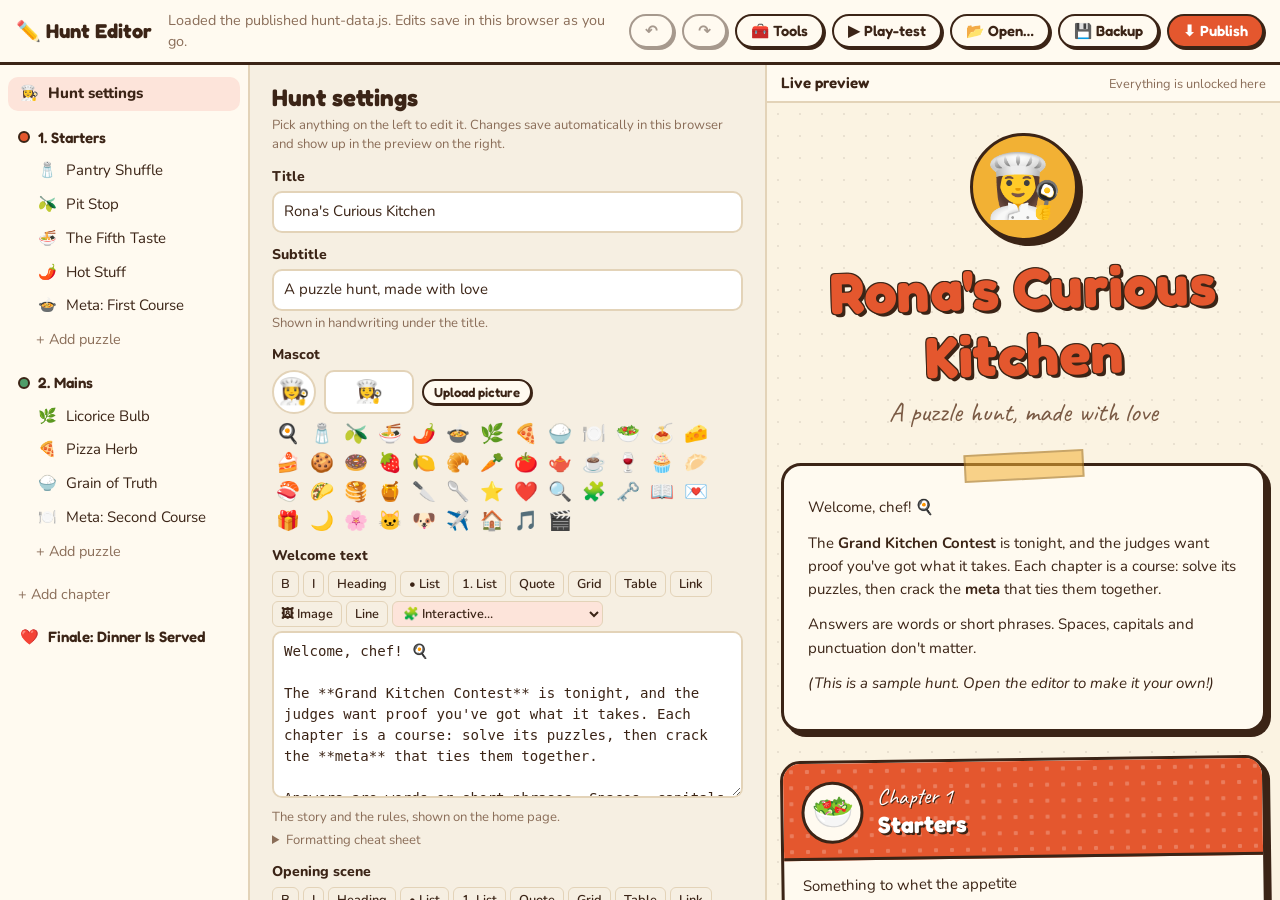
<file: puzzlehunt/editor.html>
<!doctype html>
<html lang="en">
<head>
<meta charset="utf-8">
<meta name="viewport" content="width=device-width, initial-scale=1">
<title>Hunt Editor</title>
<link rel="icon" href="data:image/svg+xml,<svg xmlns=%22http://www.w3.org/2000/svg%22 viewBox=%220 0 100 100%22><text y=%22.9em%22 font-size=%2290%22>✏️</text></svg>">
<link rel="stylesheet" href="style.css">
<link rel="stylesheet" href="editor.css">
</head>
<body class="ed">
<header class="ed-top">
  <div class="ed-brand">✏️ Hunt Editor</div>
  <div class="ed-status" id="status"></div>
  <div class="ed-actions">
    <button class="ed-btn" id="btn-undo" title="Undo (Ctrl/Cmd+Z)" disabled>↶</button>
    <button class="ed-btn" id="btn-redo" title="Redo (Ctrl/Cmd+Shift+Z)" disabled>↷</button>
    <button class="ed-btn" id="btn-tools" title="Ciphers, anagram checker, letter counts and more">🧰 Tools</button>
    <button class="ed-btn" id="btn-play" title="Play the whole hunt from scratch, with locks, in a test run">▶ Play-test</button>
    <button class="ed-btn" id="btn-open" title="Open a hunt-data.js or a backup file">📂 Open…</button>
    <button class="ed-btn" id="btn-backup" title="Download everything, including the plain-text answers. Keep this file private.">💾 Backup</button>
    <button class="ed-btn primary" id="btn-publish" title="Download hunt-data.js to put next to index.html">⬇ Publish</button>
  </div>
</header>
<div class="ed-main">
  <nav class="ed-tree" id="tree"></nav>
  <section class="ed-form" id="form"></section>
  <section class="ed-preview">
    <div class="ed-preview-bar"><span>Live preview</span><small>Everything is unlocked here</small></div>
    <div class="ed-preview-scroll" id="preview"></div>
  </section>
</div>
<input type="file" id="file-open" accept=".js,.json,application/json,text/javascript" hidden>
<script src="core.js"></script>
<script src="widgets.js"></script>
<script src="player.js"></script>
<script src="hunt-data.js"></script>
<script src="editor.js"></script>
</body>
</html>
</file>
<file: habit-garden/style.css>
:root {
  --bg: #f5f1e6;
  --card: #fffdf7;
  --ink: #2c3529;
  --muted: #6e7768;
  --line: #e4dcc8;
  --leaf: #4c8a48;
  --leaf-soft: #e3efd9;
  --due: #a8741c;
  --due-soft: #f8ecd2;
  --quiet: #6b7486;
  --quiet-soft: #e9ebef;
  --new: #5d7a8c;
  --new-soft: #e3edf2;
  --dragon: #8a4b2f;
  --radius: 16px;
  --tabs-h: 64px;
}

* { box-sizing: border-box; }

html, body { margin: 0; }

body {
  background: var(--bg);
  color: var(--ink);
  font: 16px/1.4 system-ui, -apple-system, "Segoe UI", Roboto, sans-serif;
  -webkit-tap-highlight-color: transparent;
}

button { font: inherit; color: inherit; }

.view {
  max-width: 520px;
  margin: 0 auto;
  padding: calc(env(safe-area-inset-top) + 20px) 16px calc(var(--tabs-h) + env(safe-area-inset-bottom) + 24px);
}

.top h1 { margin: 0; font-size: 28px; letter-spacing: -0.01em; }
.top .sub { margin: 2px 0 0; color: var(--muted); }

.sec {
  margin: 26px 0 10px;
  font-size: 13px;
  font-weight: 600;
  text-transform: uppercase;
  letter-spacing: 0.06em;
  color: var(--muted);
}

.empty { color: var(--muted); }
.muted { color: var(--muted); }

.card {
  background: var(--card);
  border: 1px solid var(--line);
  border-radius: var(--radius);
  padding: 14px 14px 14px 16px;
  margin-bottom: 10px;
}

/* ---------- Points ---------- */

.top-row { display: flex; justify-content: space-between; align-items: flex-start; gap: 12px; }
.points {
  flex: none;
  display: flex;
  flex-direction: column;
  align-items: flex-end;
  text-decoration: none;
  color: var(--ink);
  background: var(--card);
  border: 1px solid var(--line);
  border-radius: 14px;
  padding: 8px 12px;
}
.points-num { font-weight: 700; font-size: 18px; }
.points-today { font-size: 12px; color: var(--leaf); font-weight: 600; }

.float-pts {
  position: fixed;
  z-index: 10;
  transform: translate(-50%, -100%);
  pointer-events: none;
  font-weight: 800;
  font-size: 18px;
  color: var(--leaf);
  white-space: nowrap;
  text-shadow: 0 1px 0 #fff, 0 0 6px #fff;
  animation: float-up 1.1s ease-out forwards;
}
.float-pts.big { font-size: 22px; color: #b5701c; }
@keyframes float-up {
  0% { opacity: 0; transform: translate(-50%, -60%) scale(0.8); }
  15% { opacity: 1; transform: translate(-50%, -110%) scale(1.1); }
  100% { opacity: 0; transform: translate(-50%, -260%) scale(1); }
}

/* ---------- Rhythm cards ---------- */

.rhythm { display: flex; align-items: center; gap: 12px; }
.r-main { flex: 1; min-width: 0; }
.r-name { font-weight: 600; font-size: 17px; }
.r-meta { display: flex; align-items: center; gap: 8px; margin-top: 4px; flex-wrap: wrap; }
.r-when { color: var(--muted); font-size: 14px; margin-top: 3px; }

.pill {
  display: inline-block;
  font-size: 12px;
  font-weight: 600;
  padding: 2px 9px;
  border-radius: 999px;
}
.st-on .pill { background: var(--leaf-soft); color: var(--leaf); }
.st-due .pill { background: var(--due-soft); color: var(--due); }
.st-quiet .pill { background: var(--quiet-soft); color: var(--quiet); }
.st-new .pill { background: var(--new-soft); color: var(--new); }

.r-welcome { font-size: 13px; color: var(--leaf); margin-top: 4px; font-weight: 500; }


.log-btn {
  flex: none;
  width: 76px;
  height: 64px;
  border-radius: 14px;
  border: 1.5px solid var(--leaf);
  background: #fff;
  color: var(--leaf);
  font-size: 13px;
  font-weight: 600;
  display: flex;
  flex-direction: column;
  align-items: center;
  justify-content: center;
  gap: 1px;
  cursor: pointer;
  transition: transform 0.12s ease, background 0.12s ease;
}
.log-btn .tick { font-size: 20px; line-height: 1; }
.log-btn:active { transform: scale(0.94); }

/* Done today: the button turns into a solid badge, the card gets a soft tint,
   and logging again moves to a small "+ again" link. */
.rhythm { transition: background 0.3s ease, border-color 0.3s ease; }
.rhythm.done { background: #f0f6e8; border-color: #cfe2bf; }

.done-wrap { flex: none; width: 76px; display: flex; flex-direction: column; align-items: center; }
.done-badge {
  position: relative;
  width: 76px;
  height: 64px;
  border-radius: 14px;
  background: var(--leaf);
  color: #fff;
  font-size: 13px;
  font-weight: 600;
  display: flex;
  flex-direction: column;
  align-items: center;
  justify-content: center;
  gap: 1px;
}
.done-badge .tick { font-size: 22px; line-height: 1; }
.done-badge.just { animation: done-pop 0.5s cubic-bezier(0.3, 1.6, 0.5, 1); }
.done-badge.just .tick { animation: tick-in 0.5s ease-out; }
.done-badge.just::after {
  content: '';
  position: absolute;
  inset: 0;
  border-radius: 14px;
  border: 2px solid var(--leaf);
  animation: ring-out 0.7s ease-out forwards;
  pointer-events: none;
}
@keyframes done-pop {
  0% { transform: scale(0.85); }
  60% { transform: scale(1.1); }
  100% { transform: scale(1); }
}
@keyframes tick-in {
  0% { transform: scale(0) rotate(-30deg); }
  70% { transform: scale(1.3) rotate(5deg); }
  100% { transform: scale(1) rotate(0); }
}
@keyframes ring-out {
  from { opacity: 0.8; transform: scale(1); }
  to { opacity: 0; transform: scale(1.45); }
}

.again-btn {
  background: none;
  border: none;
  color: var(--leaf);
  font-size: 13px;
  font-weight: 600;
  padding: 8px 6px 2px;
  cursor: pointer;
}

/* ---------- Dragon card ---------- */

.dragon { border-left: 4px solid var(--dragon); }
.dragon.old { border-left-color: var(--quiet); background: #fbfaf6; }
.dragon.compact { padding-top: 10px; padding-bottom: 10px; opacity: 0.85; }
.dragon.compact .d-name { font-size: 15px; }
.dragon.compact .d-step { font-size: 15px; }

.d-label {
  display: flex;
  justify-content: space-between;
  font-size: 13px;
  color: var(--muted);
}
.dread { color: var(--dragon); letter-spacing: 1px; }
.d-name { font-weight: 600; font-size: 17px; margin-top: 4px; }
.d-progress { font-size: 13px; color: var(--muted); margin-top: 10px; }
.d-step { font-size: 17px; margin-top: 2px; }
.d-actions { display: flex; gap: 10px; align-items: center; margin-top: 12px; }

.btn {
  border: 1.5px solid var(--line);
  background: #fff;
  border-radius: 12px;
  padding: 10px 18px;
  min-height: 44px;
  font-weight: 600;
  cursor: pointer;
}
.btn.primary { background: var(--leaf); border-color: var(--leaf); color: #fff; }
.btn.primary:active { transform: scale(0.97); }
.btn.link { border: none; background: none; color: var(--muted); font-weight: 500; padding: 10px 6px; }

/* ---------- Placeholder ---------- */

.placeholder { text-align: center; color: var(--muted); padding: 60px 20px; }
.ph-icon { font-size: 48px; }

/* ---------- Tabs ---------- */

.tabs {
  position: fixed;
  left: 0; right: 0; bottom: 0;
  display: flex;
  justify-content: center;
  background: rgba(255, 253, 247, 0.96);
  border-top: 1px solid var(--line);
  padding-bottom: env(safe-area-inset-bottom);
  backdrop-filter: blur(8px);
}
.tabs a {
  flex: 1;
  max-width: 174px;
  height: var(--tabs-h);
  display: flex;
  flex-direction: column;
  align-items: center;
  justify-content: center;
  gap: 2px;
  font-size: 12px;
  font-weight: 600;
  color: var(--muted);
  text-decoration: none;
}
.tabs a span { font-size: 20px; filter: grayscale(1); opacity: 0.6; }
.tabs a.active { color: var(--ink); }
.tabs a.active span { filter: none; opacity: 1; }

/* ---------- Toast ---------- */

.toast {
  position: fixed;
  left: 16px;
  right: 16px;
  margin: 0 auto;
  max-width: 440px;
  bottom: calc(var(--tabs-h) + env(safe-area-inset-bottom) + 14px);
  transform: translateY(12px);
  opacity: 0;
  transition: opacity 0.2s ease, transform 0.2s ease;
  background: var(--ink);
  color: #fff;
  border-radius: 12px;
  padding: 10px 10px 10px 16px;
  display: flex;
  align-items: center;
  justify-content: space-between;
  gap: 12px;
  box-shadow: 0 6px 20px rgba(0, 0, 0, 0.18);
}
.toast.show { opacity: 1; transform: none; }
.toast-undo {
  background: none;
  border: none;
  color: #cfe8b8;
  font-weight: 700;
  padding: 6px 8px;
  cursor: pointer;
}

/* ---------- Demo mode ---------- */

.demo-banner {
  display: flex;
  justify-content: space-between;
  align-items: center;
  gap: 10px;
  flex-wrap: wrap;
  background: #fff4cf;
  border: 1px solid #ecd98f;
  border-radius: 12px;
  padding: 8px 8px 8px 12px;
  margin-bottom: 16px;
  font-size: 14px;
}
.demo-actions { display: flex; gap: 6px; }
.demo-btn {
  background: #fff;
  border: 1px solid #ecd98f;
  border-radius: 8px;
  padding: 5px 10px;
  font-size: 13px;
  font-weight: 600;
  color: var(--ink);
  text-decoration: none;
  cursor: pointer;
}
.demo-link { text-align: center; margin-top: 8px; }
.demo-link a, .demo-try { color: var(--leaf); font-weight: 600; }
.demo-link small { color: var(--muted); }
</file>
<file: puzzlehunt/style.css>
/* Player theme: cream paper, chunky ink outlines, sticker shadows, hand-lettered headings. */
@import url('https://fonts.googleapis.com/css2?family=Fredoka:wght@500;600;700&family=Nunito:wght@400;700;800&family=Caveat:wght@600;700&display=swap');

.hunt {
  --paper: #fbf3e2;
  --paper-2: #f4e6c8;
  --card: #fffaf0;
  --ink: #3b2416;
  --ink-soft: #7a5a44;
  --tomato: #e4572e;
  --mustard: #f2b134;
  --basil: #4f9d69;
  --berry: #c2417a;
  --sky: #4d9de0;
  --c: var(--tomato);             /* current chapter color, overridden inline */
  --c-soft: color-mix(in srgb, var(--c) 22%, var(--card));
  --stroke: 3px solid var(--ink);
  --pop: 5px 5px 0 var(--ink);
  --radius: 20px;
  --hand: 'Caveat', 'Comic Sans MS', cursive;
  --display: 'Fredoka', 'Nunito', system-ui, sans-serif;

  color: var(--ink);
  font: 17px/1.55 'Nunito', system-ui, -apple-system, 'Segoe UI', sans-serif;
}
.hunt *, .hunt *::before, .hunt *::after { box-sizing: border-box; }

body.hunt-page {
  margin: 0;
  min-height: 100vh;
  background-color: #fbf3e2;
  background-image:
    radial-gradient(rgba(59, 36, 22, .09) 1.2px, transparent 1.3px),
    radial-gradient(rgba(59, 36, 22, .05) 1px, transparent 1.1px);
  background-size: 22px 22px, 13px 13px;
  background-position: 0 0, 7px 9px;
}

.hunt .wrap { max-width: 980px; margin: 0 auto; padding: 20px 16px 64px; }
.hunt a { color: inherit; }
.hunt h1, .hunt h2, .hunt h3, .hunt h4 { font-family: var(--display); line-height: 1.15; margin: 0 0 .5em; }
.hunt p { margin: 0 0 .8em; }
.hunt .hand { font-family: var(--hand); font-size: 1.35em; line-height: 1.2; }
.hunt .muted { color: var(--ink-soft); }
.hunt [dir=auto] { unicode-bidi: plaintext; }

/* ---------- Header ---------- */
.hunt .masthead { text-align: center; padding: 18px 0 8px; position: relative; }
.hunt .mascot {
  display: inline-grid; place-items: center; width: 108px; height: 108px; font-size: 62px;
  background: var(--mustard); border: var(--stroke); border-radius: 50%; box-shadow: var(--pop);
  animation: bob 3.2s ease-in-out infinite;
}
.hunt .mascot img { width: 100%; height: 100%; object-fit: cover; border-radius: 50%; }
@keyframes bob { 50% { transform: translateY(-6px) rotate(-4deg); } }
.hunt .title {
  font-family: var(--display); font-weight: 700; font-size: clamp(2.1rem, 7vw, 3.6rem);
  letter-spacing: .5px; margin: 14px 0 4px; color: var(--tomato);
  text-shadow: 3px 3px 0 var(--ink), -1px -1px 0 var(--ink), 1px -1px 0 var(--ink), -1px 1px 0 var(--ink);
  transform: rotate(-1.5deg);
}
.hunt .subtitle { font-family: var(--hand); font-size: 1.7rem; color: var(--ink-soft); margin: 0; }

/* ---------- Cards ---------- */
.hunt .card {
  background: var(--card); border: var(--stroke); border-radius: var(--radius);
  box-shadow: var(--pop); padding: 22px 24px; margin: 22px 0;
}
.hunt .card.paper { position: relative; padding-top: 30px; }
.hunt .card.paper::before {
  /* a strip of masking tape holding the page down */
  content: ''; position: absolute; top: -14px; left: 50%; width: 120px; height: 28px; margin-left: -60px;
  background: rgba(242, 177, 52, .55); border: 2px solid rgba(59, 36, 22, .25); transform: rotate(-3deg);
}
.hunt .ribbon {
  display: inline-block; font-family: var(--display); font-weight: 600; font-size: .9rem; letter-spacing: 1px;
  text-transform: uppercase; background: var(--c); color: #fff; border: var(--stroke); border-radius: 999px;
  padding: 3px 14px; box-shadow: 3px 3px 0 var(--ink); margin-bottom: 10px;
}

/* ---------- Buttons & inputs ---------- */
.hunt .btn {
  font: 600 1rem var(--display); letter-spacing: .3px; color: var(--ink); background: var(--mustard);
  border: var(--stroke); border-radius: 999px; padding: 9px 20px; box-shadow: 3px 3px 0 var(--ink);
  cursor: pointer; display: inline-flex; align-items: center; gap: 8px; text-decoration: none;
  transition: transform .08s, box-shadow .08s;
}
.hunt .btn:hover { transform: translate(-1px, -1px); box-shadow: 4px 4px 0 var(--ink); }
.hunt .btn:active { transform: translate(3px, 3px); box-shadow: 0 0 0 var(--ink); }
.hunt .btn.primary { background: var(--c); color: #fff; }
.hunt .btn.quiet { background: var(--card); }
.hunt .btn:disabled { opacity: .5; cursor: default; transform: none; }
.hunt .linkish { background: none; border: 0; padding: 0; font: inherit; color: var(--ink-soft); text-decoration: underline; cursor: pointer; }
.hunt .back {
  display: inline-flex; align-items: center; gap: 6px; font-family: var(--display); font-weight: 600;
  text-decoration: none; color: var(--ink-soft); margin: 6px 0 0; cursor: pointer; background: none; border: 0; font-size: 1rem; padding: 0;
}
.hunt .back:hover { color: var(--ink); }

/* ---------- Home: chapter menu ---------- */
.hunt .chapters { display: grid; grid-template-columns: repeat(auto-fill, minmax(260px, 1fr)); gap: 24px; margin: 26px 0; }
.hunt .chapter-card {
  position: relative; text-align: left; cursor: pointer; font: inherit; color: inherit;
  background: var(--card); border: var(--stroke); border-radius: var(--radius); box-shadow: var(--pop);
  padding: 0; overflow: hidden; transition: transform .15s;
}
.hunt .chapter-card:nth-child(odd) { transform: rotate(-.8deg); }
.hunt .chapter-card:nth-child(even) { transform: rotate(.7deg); }
.hunt .chapter-card:hover:not(.locked) { transform: rotate(0) translateY(-4px); }
.hunt .chapter-card .top {
  background: var(--c); border-bottom: var(--stroke); padding: 18px 18px 14px; display: flex; gap: 14px; align-items: center;
  background-image: radial-gradient(rgba(255,255,255,.22) 2px, transparent 2.5px); background-size: 16px 16px;
}
.hunt .dish img, .hunt .icon img, .hunt .mascot img { width: 70%; height: 70%; object-fit: contain; }
.hunt .chapter-card .icon {
  width: 62px; height: 62px; flex: none; display: grid; place-items: center; font-size: 34px;
  background: var(--card); border: var(--stroke); border-radius: 50%;
}
.hunt .chapter-card .num { font-family: var(--hand); font-size: 1.4rem; color: #fff; text-shadow: 1px 1px 0 var(--ink); line-height: 1; }
.hunt .chapter-card h3 { color: #fff; font-size: 1.45rem; margin: 2px 0 0; text-shadow: 2px 2px 0 var(--ink); }
.hunt .chapter-card .bottom { padding: 14px 18px 16px; }
.hunt .dots { display: flex; gap: 6px; flex-wrap: wrap; margin-top: 8px; }
.hunt .dots i { width: 16px; height: 16px; border-radius: 50%; border: 2px solid var(--ink); background: var(--card); }
.hunt .dots i.on { background: var(--c); }
.hunt .dots i.meta { border-radius: 4px; transform: rotate(45deg) scale(.9); }
.hunt .locked { filter: grayscale(.85); opacity: .7; cursor: not-allowed; }
.hunt .lock-note { font-family: var(--hand); font-size: 1.3rem; }

/* ---------- Chapter: puzzle plates ---------- */
.hunt .banner {
  background: var(--c); color: #fff; border: var(--stroke); border-radius: var(--radius); box-shadow: var(--pop);
  padding: 22px 24px; margin: 18px 0 8px; display: flex; gap: 18px; align-items: center;
  background-image: radial-gradient(rgba(255,255,255,.2) 2px, transparent 2.5px); background-size: 18px 18px;
}
.hunt .banner .icon {
  flex: none; width: 84px; height: 84px; font-size: 48px; display: grid; place-items: center;
  background: var(--card); border: var(--stroke); border-radius: 50%; box-shadow: 3px 3px 0 var(--ink);
}
.hunt .banner h1 { font-size: clamp(1.8rem, 5vw, 2.6rem); margin: 0; text-shadow: 3px 3px 0 var(--ink); }
.hunt .banner .sub { font-family: var(--hand); font-size: 1.5rem; text-shadow: 1px 1px 0 var(--ink); }

.hunt .plates { display: grid; grid-template-columns: repeat(auto-fill, minmax(170px, 1fr)); gap: 26px 18px; margin: 30px 0; }
.hunt .plate {
  font: inherit; color: inherit; background: none; border: 0; cursor: pointer; text-align: center; padding: 0;
  display: flex; flex-direction: column; align-items: center; gap: 10px;
}
.hunt .plate .dish {
  position: relative; width: 132px; height: 132px; border-radius: 50%; display: grid; place-items: center; font-size: 56px;
  background: radial-gradient(circle, var(--card) 0 52%, var(--c-soft) 53% 100%);
  border: var(--stroke); box-shadow: var(--pop); transition: transform .15s;
}
.hunt .plate:nth-child(3n+1) .dish { transform: rotate(-4deg); }
.hunt .plate:nth-child(3n+2) .dish { transform: rotate(3deg); }
.hunt .plate:hover:not(.locked) .dish { transform: scale(1.06) rotate(0); }
.hunt .plate .name { font-family: var(--display); font-weight: 600; font-size: 1.12rem; line-height: 1.2; max-width: 190px; }
.hunt .plate .answer, .hunt .solved-answer {
  font-family: var(--display); font-weight: 700; letter-spacing: 1.5px; text-transform: uppercase;
  background: var(--basil); color: #fff; border: 2px solid var(--ink); border-radius: 8px; padding: 1px 10px;
}
.hunt .stamp {
  position: absolute; right: -14px; top: -8px; font: 700 .8rem var(--display); letter-spacing: 1px;
  color: var(--basil); background: var(--card); border: 3px solid var(--basil); border-radius: 8px;
  padding: 2px 8px; transform: rotate(14deg); box-shadow: 2px 2px 0 var(--ink);
}

.hunt .meta-card {
  position: relative; display: flex; gap: 20px; align-items: center; width: 100%; text-align: left;
  font: inherit; color: inherit; cursor: pointer; padding: 22px 24px; margin: 10px 0 24px;
  background: var(--mustard); border: var(--stroke); border-radius: var(--radius); box-shadow: var(--pop);
  background-image: repeating-linear-gradient(45deg, rgba(255,255,255,.18) 0 12px, transparent 12px 24px);
}
.hunt .meta-card .dish {
  position: relative; flex: none; width: 96px; height: 96px; font-size: 44px; display: grid; place-items: center;
  background: var(--card); color: var(--ink); border: var(--stroke); border-radius: 50%; box-shadow: 3px 3px 0 var(--ink);
}
.hunt .meta-card h2 { font-size: 1.7rem; margin: 2px 0 4px; }
.hunt .meta-card .kicker { font-family: var(--hand); font-size: 1.4rem; line-height: 1; }
.hunt .meta-card.finale { background-color: var(--berry); color: #fff; }
.hunt .meta-card.finale h2 { text-shadow: 2px 2px 0 var(--ink); }

/* ---------- Puzzle page ---------- */
.hunt .puzzle-head { display: flex; gap: 18px; align-items: center; margin: 16px 0 6px; }
.hunt .puzzle-head .dish {
  position: relative; flex: none; width: 92px; height: 92px; border-radius: 50%; display: grid; place-items: center; font-size: 44px;
  background: radial-gradient(circle, var(--card) 0 52%, var(--c-soft) 53% 100%); border: var(--stroke); box-shadow: var(--pop);
}
.hunt .puzzle-head h1 { font-size: clamp(1.8rem, 5vw, 2.5rem); margin: 0; }
.hunt .flavor { font-family: var(--hand); font-size: 1.55rem; line-height: 1.25; color: var(--ink-soft); margin: 14px 4px 0; }
.hunt .body { overflow-wrap: anywhere; }
.hunt .body img { max-width: 100%; height: auto; border-radius: 10px; display: block; margin: 10px auto; }
.hunt .body h2 { font-size: 1.5rem; margin-top: 1em; }
.hunt .body h3 { font-size: 1.25rem; margin-top: 1em; }
.hunt .body ul, .hunt .body ol { padding-left: 1.4em; margin: 0 0 .8em; }
.hunt .body blockquote { margin: 0 0 .8em; padding: 8px 16px; border-left: 5px solid var(--c); background: var(--c-soft); border-radius: 0 12px 12px 0; }
.hunt .body hr { border: 0; border-top: 3px dashed var(--ink-soft); margin: 1.2em 0; }
.hunt .body code, .hunt .mono { font-family: ui-monospace, 'SF Mono', Menlo, Consolas, monospace; }
.hunt .body code { background: var(--paper-2); padding: 1px 5px; border-radius: 5px; }
.hunt .mono { background: var(--paper-2); border: 2px solid var(--ink); border-radius: 10px; padding: 12px 14px; overflow-x: auto; font-size: 1.05rem; letter-spacing: 3px; line-height: 1.6; }
.hunt .table-wrap { overflow-x: auto; margin: 0 0 1em; }
.hunt .body table { border-collapse: collapse; margin: 0 auto; background: var(--card); }
.hunt .body th, .hunt .body td { border: 2px solid var(--ink); padding: 6px 12px; text-align: center; }
.hunt .body th { background: var(--c-soft); font-family: var(--display); }

.hunt .answer-box form { display: flex; gap: 10px; flex-wrap: wrap; }
.hunt .answer-box input {
  flex: 1 1 220px; font: 700 1.15rem var(--display); letter-spacing: 1px; text-transform: uppercase; color: var(--ink);
  background: #fff; border: var(--stroke); border-radius: 14px; padding: 10px 14px; min-width: 0;
}
.hunt .answer-box input:focus { outline: none; box-shadow: 0 0 0 4px var(--c-soft); }
.hunt .feedback { margin: 12px 0 0; padding: 10px 14px; border: 2px solid var(--ink); border-radius: 12px; font-weight: 700; }
.hunt .feedback.wrong { background: #fde2dc; }
.hunt .feedback.partial { background: #fdf0c8; }
.hunt .feedback.right { background: #d9f0df; }
.hunt .guesses { list-style: none; padding: 0; margin: 14px 0 0; display: flex; flex-wrap: wrap; gap: 8px; }
.hunt .guesses li {
  font: 600 .9rem var(--display); letter-spacing: 1px; text-transform: uppercase; border: 2px solid var(--ink);
  border-radius: 999px; padding: 2px 12px; background: var(--card);
}
.hunt .guesses li.wrong { text-decoration: line-through; text-decoration-thickness: 2px; color: var(--ink-soft); }
.hunt .guesses li.partial { background: #fdf0c8; }
.hunt .guesses li.right { background: var(--basil); color: #fff; }
.hunt .solved-banner { display: flex; align-items: center; gap: 12px; flex-wrap: wrap; font-family: var(--display); font-size: 1.3rem; }
.hunt .solved-banner .solved-answer { font-size: 1.4rem; padding: 3px 14px; }
.hunt .hint { border-top: 2px dashed var(--ink-soft); padding-top: 10px; margin-top: 10px; }
.hunt .hint b { font-family: var(--hand); font-size: 1.35rem; }

.hunt .footer { text-align: center; margin-top: 40px; font-size: .9rem; }

/* ---------- Celebration ---------- */
.hunt-confetti { position: fixed; inset: 0; pointer-events: none; overflow: hidden; z-index: 9999; }
.hunt-confetti span { position: absolute; top: 45%; left: 50%; font-size: 30px; animation: burst 1.6s cubic-bezier(.2,.7,.4,1) forwards; }
@keyframes burst {
  to { transform: translate(var(--dx), var(--dy)) rotate(var(--rot)); opacity: 0; }
}
@media (prefers-reduced-motion: reduce) {
  .hunt .mascot { animation: none; }
  .hunt-confetti { display: none; }
}

@media (max-width: 560px) {
  .hunt .card { padding: 18px 16px; }
  .hunt .banner { flex-direction: column; text-align: center; }
  .hunt .plates { grid-template-columns: repeat(2, 1fr); gap: 22px 10px; }
  .hunt .plate .dish { width: 112px; height: 112px; font-size: 46px; }
  .hunt .meta-card { flex-direction: column; text-align: center; }
}

/* ---------- Interactive widgets ---------- */
.hunt .widget { margin: 14px 0; }
.hunt .w-wrap { --cell: clamp(30px, 9vw, 44px); display: flex; flex-direction: column; align-items: center; gap: 10px; }
.hunt .w-tools { display: flex; gap: 8px; align-items: center; flex-wrap: wrap; justify-content: center; }
.hunt .w-mini {
  font: 600 .85rem var(--display); color: var(--ink); background: var(--card); border: 2px solid var(--ink);
  border-radius: 999px; padding: 2px 12px; cursor: pointer; box-shadow: 2px 2px 0 var(--ink);
}
.hunt .w-mini:active { transform: translate(2px, 2px); box-shadow: none; }
.hunt .w-box {
  width: var(--cell); height: var(--cell); padding: 0; text-align: center; text-transform: uppercase;
  font: 700 calc(var(--cell) * .5) var(--display); color: var(--ink); background: #fff;
  border: 2px solid var(--ink); border-radius: 6px; caret-color: transparent;
}
.hunt .w-box:focus { outline: none; background: color-mix(in srgb, var(--mustard) 45%, #fff); }
.hunt .w-box.given { background: var(--paper-2); color: var(--ink-soft); }
.hunt .w-box.circled { border-radius: 50%; box-shadow: 0 0 0 3px var(--c-soft); }

.hunt .w-grid, .hunt .w-hl { display: grid; gap: 0; border: 3px solid var(--ink); background: var(--ink); max-width: 100%; overflow-x: auto; }
.hunt .w-cell { position: relative; width: var(--cell); height: var(--cell); background: #fff; outline: 1px solid var(--ink); }
.hunt .w-cell.block { background: var(--ink); }
.hunt .w-cell.word .w-box { background: var(--c-soft); }
.hunt .w-cell .w-box { border: 0; border-radius: 0; width: 100%; height: 100%; background: transparent; }
.hunt .w-cell .w-box:focus { background: color-mix(in srgb, var(--mustard) 55%, #fff); }
.hunt .w-cell .w-box.given { background: var(--paper-2); }
.hunt .w-num { position: absolute; top: 1px; left: 3px; font: 700 calc(var(--cell) * .24) var(--display); line-height: 1; pointer-events: none; z-index: 1; }

.hunt .w-blanks { display: flex; flex-wrap: wrap; gap: 8px 22px; justify-content: center; }
.hunt .w-word { display: flex; gap: 4px; }

.hunt .w-hl { touch-action: none; user-select: none; -webkit-user-select: none; }
.hunt .w-hc {
  width: var(--cell); height: var(--cell); display: grid; place-items: center; background: #fff; outline: 1px solid var(--ink);
  font: 700 calc(var(--cell) * .5) var(--display); cursor: pointer;
}
.hunt .w-swatch { width: 28px; height: 28px; border-radius: 50%; border: 2px solid var(--ink); cursor: pointer; }
.hunt .w-swatch.on { box-shadow: 0 0 0 3px var(--card), 0 0 0 5px var(--ink); }

.hunt .w-order { list-style: none; counter-reset: ord; padding: 0; margin: 0; width: 100%; max-width: 520px; display: flex; flex-direction: column; gap: 8px; }
.hunt .w-order li {
  counter-increment: ord; display: flex; align-items: center; gap: 10px; background: #fff;
  border: 2px solid var(--ink); border-radius: 12px; padding: 8px 10px; box-shadow: 3px 3px 0 var(--ink);
}
.hunt .w-order li::before { content: counter(ord) '.'; font: 700 1rem var(--display); color: var(--ink-soft); min-width: 1.4em; }
.hunt .w-order li.dragging { opacity: .7; transform: rotate(-1deg) scale(1.02); }
.hunt .w-handle { cursor: grab; touch-action: none; font-size: 1.3rem; color: var(--ink-soft); padding: 0 4px; user-select: none; }
.hunt .w-item { flex: 1; }
.hunt .w-item img { max-height: 80px; margin: 0; display: inline-block; }

/* ---------- Story scenes ---------- */
.scene-overlay {
  position: fixed; inset: 0; z-index: 9000; display: grid; place-items: center; padding: 16px;
  background: rgba(59, 36, 22, .55); animation: fade .25s ease-out;
}
.scene-overlay .scene-card { width: min(620px, 100%); max-height: 88vh; overflow-y: auto; margin: 0; animation: pop .35s cubic-bezier(.2, 1.4, .4, 1); }
.scene-overlay .scene-actions { display: flex; justify-content: flex-end; margin-top: 8px; }
@keyframes fade { from { opacity: 0; } }
@keyframes pop { from { transform: scale(.85) rotate(-2deg); opacity: 0; } }
.hunt .story-link { margin-top: 14px; }
.hunt .story-title { font-size: 2rem; margin: 16px 0 0; }
@media (prefers-reduced-motion: reduce) { .scene-overlay, .scene-overlay .scene-card { animation: none; } }
</file>
<file: puzzlehunt/editor.css>
/* Editor chrome. The previews inside use style.css (.hunt). */
body.ed {
  --e-bg: #f6efe2;
  --e-panel: #fffaf0;
  --e-ink: #3b2416;
  --e-soft: #8a6d58;
  --e-line: #e3d3b8;
  --e-accent: #e4572e;
  --e-accent-soft: #fde4da;
  --e-ok: #4f9d69;
  --e-warn: #c77700;
  margin: 0; height: 100vh; display: flex; flex-direction: column;
  background: var(--e-bg); color: var(--e-ink);
  font: 15px/1.45 'Nunito', system-ui, -apple-system, 'Segoe UI', sans-serif;
}
.ed *, .ed *::before, .ed *::after { box-sizing: border-box; }

.ed-top {
  display: flex; align-items: center; gap: 16px; flex-wrap: wrap; padding: 10px 16px;
  background: var(--e-panel); border-bottom: 3px solid var(--e-ink);
}
.ed-brand { font: 700 1.25rem 'Fredoka', sans-serif; }
.ed-status { flex: 1; color: var(--e-soft); font-size: .9rem; min-width: 160px; }
.ed-status.warn { color: var(--e-warn); font-weight: 700; }
.ed-actions { display: flex; gap: 8px; flex-wrap: wrap; }

.ed-btn {
  font: 600 .92rem 'Fredoka', sans-serif; color: var(--e-ink); background: var(--e-panel);
  border: 2px solid var(--e-ink); border-radius: 999px; padding: 6px 14px; cursor: pointer;
  box-shadow: 2px 2px 0 var(--e-ink); white-space: nowrap;
}
.ed-btn:hover { background: #fff; }
.ed-btn:active { transform: translate(2px, 2px); box-shadow: none; }
.ed-btn.primary { background: var(--e-accent); color: #fff; }
.ed-btn.small { padding: 3px 10px; font-size: .82rem; box-shadow: 1px 1px 0 var(--e-ink); }
.ed-btn.danger { color: #b3261e; border-color: #b3261e; box-shadow: 2px 2px 0 #b3261e; }
.ed-btn:disabled { opacity: .45; cursor: default; }

.ed-main {
  flex: 1; min-height: 0; display: grid;
  grid-template-columns: 250px minmax(360px, 1fr) minmax(360px, 1fr);
}
.ed-tree, .ed-form, .ed-preview { min-height: 0; overflow-y: auto; }

/* ---------- Tree ---------- */
.ed-tree { background: var(--e-panel); border-right: 2px solid var(--e-line); padding: 12px 8px 40px; }
.ed-tree .t-item {
  display: flex; align-items: center; gap: 8px; width: 100%; text-align: left; cursor: pointer;
  font: inherit; color: inherit; background: none; border: 0; border-radius: 10px; padding: 6px 10px;
}
.ed-tree .t-item:hover { background: var(--e-bg); }
.ed-tree .t-item.sel { background: var(--e-accent-soft); font-weight: 800; }
.ed-tree .t-item .t-ico { width: 22px; text-align: center; flex: none; }
.ed-tree .t-item .t-ico img { width: 20px; height: 20px; object-fit: contain; vertical-align: middle; }
.ed-tree .t-item .t-name { flex: 1; overflow: hidden; text-overflow: ellipsis; white-space: nowrap; }
.ed-tree .t-item .t-warn { color: var(--e-warn); font-size: .8rem; }
.ed-tree .t-chapter { margin-top: 10px; font-family: 'Fredoka', sans-serif; font-weight: 600; }
.ed-tree .t-chapter .swatch { width: 12px; height: 12px; border-radius: 50%; border: 2px solid var(--e-ink); flex: none; }
.ed-tree .t-child { padding-left: 28px; }
.ed-tree .t-add { color: var(--e-soft); font-size: .9rem; padding-left: 28px; }
.ed-tree .t-add.top { padding-left: 10px; margin-top: 10px; }
.ed-tree .t-off { opacity: .5; }

/* ---------- Form ---------- */
.ed-form { padding: 18px 22px 80px; }
.ed-form h2 { font: 700 1.5rem 'Fredoka', sans-serif; margin: 0 0 4px; }
.ed-form h3 { font: 600 1.1rem 'Fredoka', sans-serif; margin: 26px 0 8px; padding-top: 14px; border-top: 2px dashed var(--e-line); }
.ed-form .crumbs { color: var(--e-soft); font-size: .85rem; margin-bottom: 4px; }
.ed-form .row-btns { display: flex; gap: 6px; flex-wrap: wrap; margin: 8px 0 14px; }
.ed-form .field { display: block; margin: 12px 0; }
.ed-form .lbl { display: block; font-weight: 800; font-size: .88rem; margin-bottom: 4px; }
.ed-form small, .ed-form .help { display: block; color: var(--e-soft); font-size: .82rem; margin-top: 3px; }
.ed-form input[type=text], .ed-form input:not([type]), .ed-form input[type=number], .ed-form textarea, .ed-form select {
  width: 100%; font: inherit; color: var(--e-ink); background: #fff;
  border: 2px solid var(--e-line); border-radius: 10px; padding: 8px 10px;
}
.ed-form input:focus, .ed-form textarea:focus, .ed-form select:focus { outline: none; border-color: var(--e-ink); }
.ed-form textarea { resize: vertical; min-height: 60px; }
.ed-form textarea.md { font-family: ui-monospace, 'SF Mono', Menlo, Consolas, monospace; font-size: .88rem; line-height: 1.5; }
.ed-form .two { display: grid; grid-template-columns: 1fr 1fr; gap: 0 14px; }
.ed-form .toolbar { display: flex; flex-wrap: wrap; gap: 4px; margin-bottom: 4px; }
.ed-form .toolbar button {
  font: 600 .8rem 'Nunito', sans-serif; background: var(--e-bg); border: 1px solid var(--e-line);
  border-radius: 6px; padding: 3px 8px; cursor: pointer; color: var(--e-ink);
}
.ed-form .toolbar button:hover { border-color: var(--e-ink); }
.ed-form details.cheat { margin-top: 4px; font-size: .82rem; color: var(--e-soft); }
.ed-form details.cheat pre { background: var(--e-bg); padding: 8px 10px; border-radius: 8px; white-space: pre-wrap; color: var(--e-ink); }

.ed-form .icon-row { display: flex; gap: 8px; align-items: center; flex-wrap: wrap; }
.ed-form .icon-row input { width: 90px; font-size: 1.4rem; text-align: center; padding: 4px; }
.ed-form .icon-now { width: 44px; height: 44px; display: grid; place-items: center; font-size: 1.6rem; background: #fff; border: 2px solid var(--e-line); border-radius: 50%; }
.ed-form .icon-now img { width: 32px; height: 32px; object-fit: contain; }
.ed-form .emoji-picks { display: flex; flex-wrap: wrap; gap: 2px; margin-top: 6px; }
.ed-form .emoji-picks button { font-size: 1.2rem; background: none; border: 0; cursor: pointer; padding: 2px 4px; border-radius: 6px; }
.ed-form .emoji-picks button:hover { background: var(--e-accent-soft); }
.ed-form .swatches { display: flex; gap: 6px; align-items: center; flex-wrap: wrap; }
.ed-form .swatches button { width: 28px; height: 28px; border-radius: 50%; border: 2px solid var(--e-ink); cursor: pointer; }
.ed-form .swatches input[type=color] { width: 40px; height: 32px; border: 2px solid var(--e-line); border-radius: 8px; padding: 0 2px; background: #fff; }

.ed-form .answer-in { font: 700 1.1rem 'Fredoka', sans-serif !important; letter-spacing: 1px; text-transform: uppercase; }
.ed-form .checked-as { font-family: ui-monospace, Menlo, monospace; color: var(--e-ok); }
.ed-form .list-row { display: flex; gap: 6px; align-items: flex-start; margin: 6px 0; }
.ed-form .list-row > input, .ed-form .list-row > textarea { flex: 1; }
.ed-form .list-row .x { flex: none; }
.ed-form .num-tag { flex: none; font: 700 .85rem 'Fredoka', sans-serif; padding-top: 9px; width: 22px; color: var(--e-soft); }

.ed-form .images { display: grid; grid-template-columns: repeat(auto-fill, minmax(140px, 1fr)); gap: 10px; }
.ed-form .img-card { background: #fff; border: 2px solid var(--e-line); border-radius: 10px; padding: 6px; font-size: .78rem; }
.ed-form .img-card img { width: 100%; height: 90px; object-fit: contain; background: var(--e-bg); border-radius: 6px; }
.ed-form .img-card code { display: block; overflow: hidden; text-overflow: ellipsis; white-space: nowrap; margin: 4px 0; }
.ed-form .checklist { margin: 0; padding-left: 20px; }
.ed-form .checklist li { margin: 3px 0; }
.ed-form .checklist .ok { color: var(--e-ok); }
.ed-form .checklist a { color: var(--e-warn); cursor: pointer; text-decoration: underline; }
.ed-form .callout { background: var(--e-accent-soft); border-radius: 10px; padding: 10px 12px; font-size: .88rem; margin: 10px 0; }

/* ---------- Preview ---------- */
.ed-preview { display: flex; flex-direction: column; border-left: 2px solid var(--e-line); overflow: hidden; }
.ed-preview-bar { display: flex; justify-content: space-between; align-items: baseline; padding: 8px 14px; background: var(--e-panel); border-bottom: 2px solid var(--e-line); font: 600 .95rem 'Fredoka', sans-serif; }
.ed-preview-bar small { font: .8rem 'Nunito', sans-serif; color: var(--e-soft); }
.ed-preview-scroll, .ed-overlay-scroll {
  flex: 1; overflow-y: auto;
  background-color: #fbf3e2;
  background-image: radial-gradient(rgba(59, 36, 22, .09) 1.2px, transparent 1.3px);
  background-size: 22px 22px;
}
.ed-preview-scroll .hunt { font-size: 15px; }
.ed-preview-scroll .hunt .wrap { padding: 12px 14px 40px; }

.ed-overlay { position: fixed; inset: 0; z-index: 50; display: flex; flex-direction: column; background: #fbf3e2; }
.ed-overlay-bar { display: flex; align-items: center; gap: 12px; padding: 8px 14px; background: var(--e-ink); color: #fff; font: 600 .95rem 'Fredoka', sans-serif; }
.ed-overlay-bar span { flex: 1; }

@media (max-width: 1150px) {
  .ed-main { grid-template-columns: 230px 1fr; grid-template-rows: auto; overflow-y: auto; }
  .ed-preview { grid-column: 1 / -1; border-left: 0; border-top: 3px solid var(--e-ink); min-height: 70vh; }
  .ed-tree, .ed-form, .ed-preview { overflow: visible; }
  .ed-preview-scroll { overflow: visible; }
}
@media (max-width: 720px) {
  body.ed { height: auto; }
  .ed-main { grid-template-columns: 1fr; }
  .ed-tree { border-right: 0; border-bottom: 2px solid var(--e-line); }
  .ed-form .two { grid-template-columns: 1fr; }
}

/* ---------- Toolbar widget menu, restore points, tools drawer ---------- */
.ed-form .toolbar .tb-select { width: auto; font: 600 .8rem 'Nunito', sans-serif; padding: 2px 6px; border: 1px solid var(--e-line); border-radius: 6px; background: var(--e-accent-soft); }
.ed-form .snapshots { list-style: none; padding: 0; margin: 8px 0 0; }
.ed-form .snapshots li { display: flex; align-items: center; gap: 8px; flex-wrap: wrap; padding: 6px 0; border-bottom: 1px dashed var(--e-line); }
.ed-form .snapshots .snap-name { flex: 1; font-weight: 700; min-width: 140px; }
.ed-form .snapshots small { margin: 0; }
.ed-tools {
  position: fixed; top: 0; right: 0; bottom: 0; z-index: 60; width: min(420px, 100%); overflow-y: auto;
  background: var(--e-panel); border-left: 3px solid var(--e-ink); box-shadow: -8px 0 24px rgba(59, 36, 22, .18);
}
.ed-tools .tools-head { display: flex; justify-content: space-between; align-items: center; gap: 8px; }
.ed-tools .tool-out {
  white-space: pre-wrap; word-break: break-word; min-height: 64px; max-height: 40vh; overflow-y: auto; margin: 4px 0 10px;
  background: #fff; border: 2px solid var(--e-line); border-radius: 10px; padding: 10px 12px;
  font: .95rem/1.5 ui-monospace, 'SF Mono', Menlo, Consolas, monospace;
}
.ed-tools [hidden] { display: none !important; }
</file>
